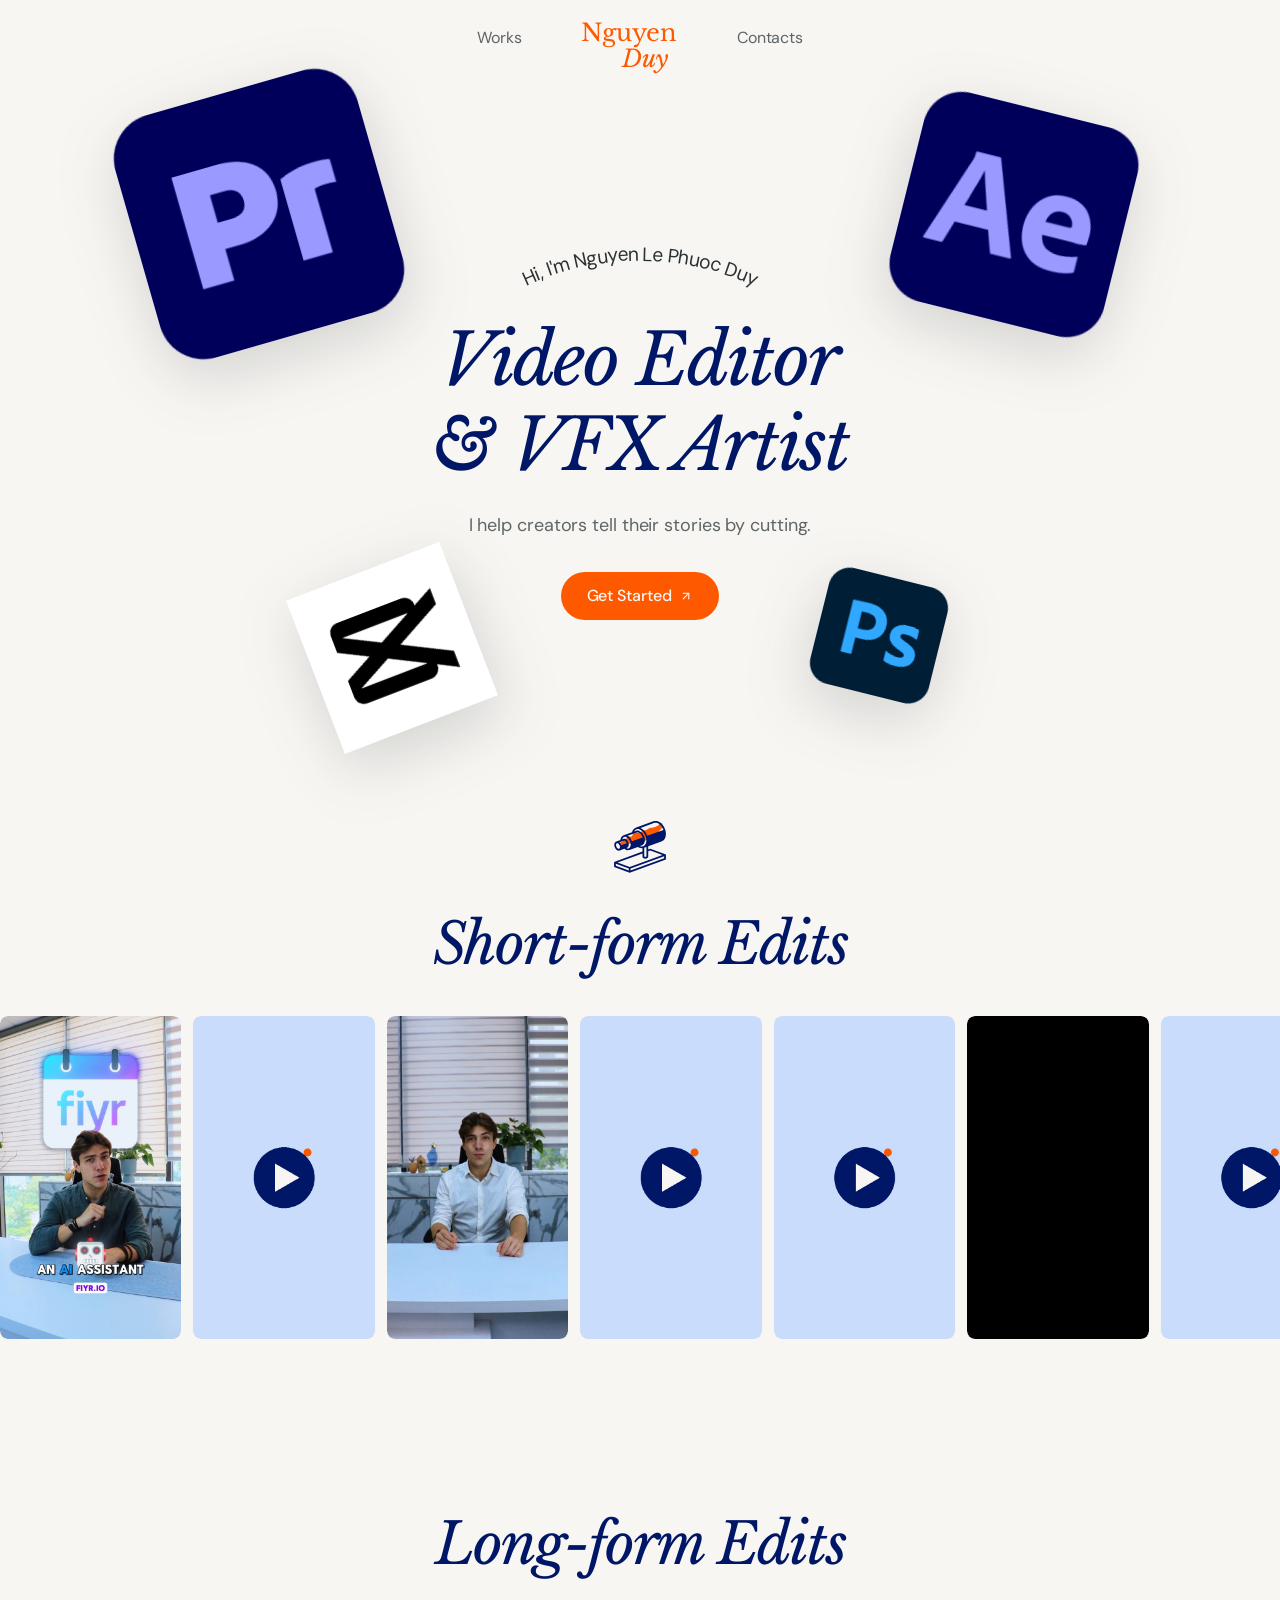
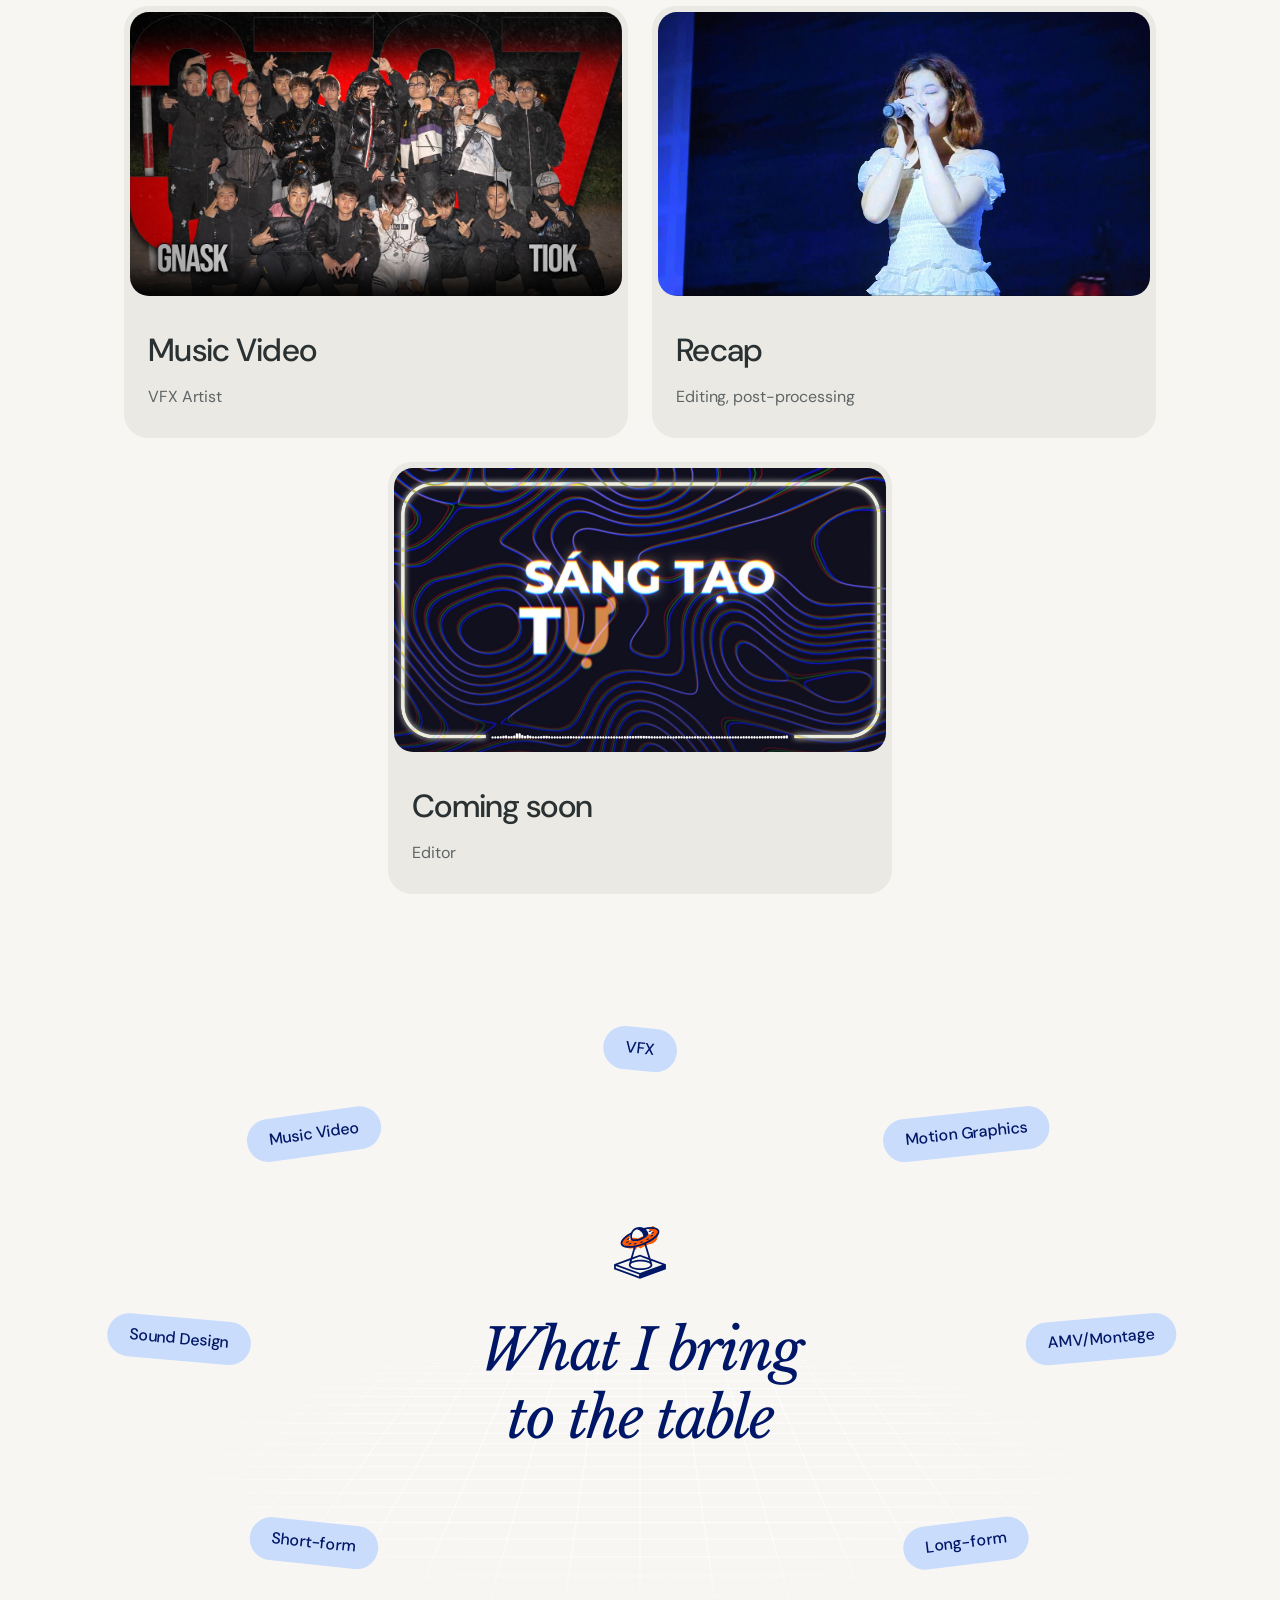
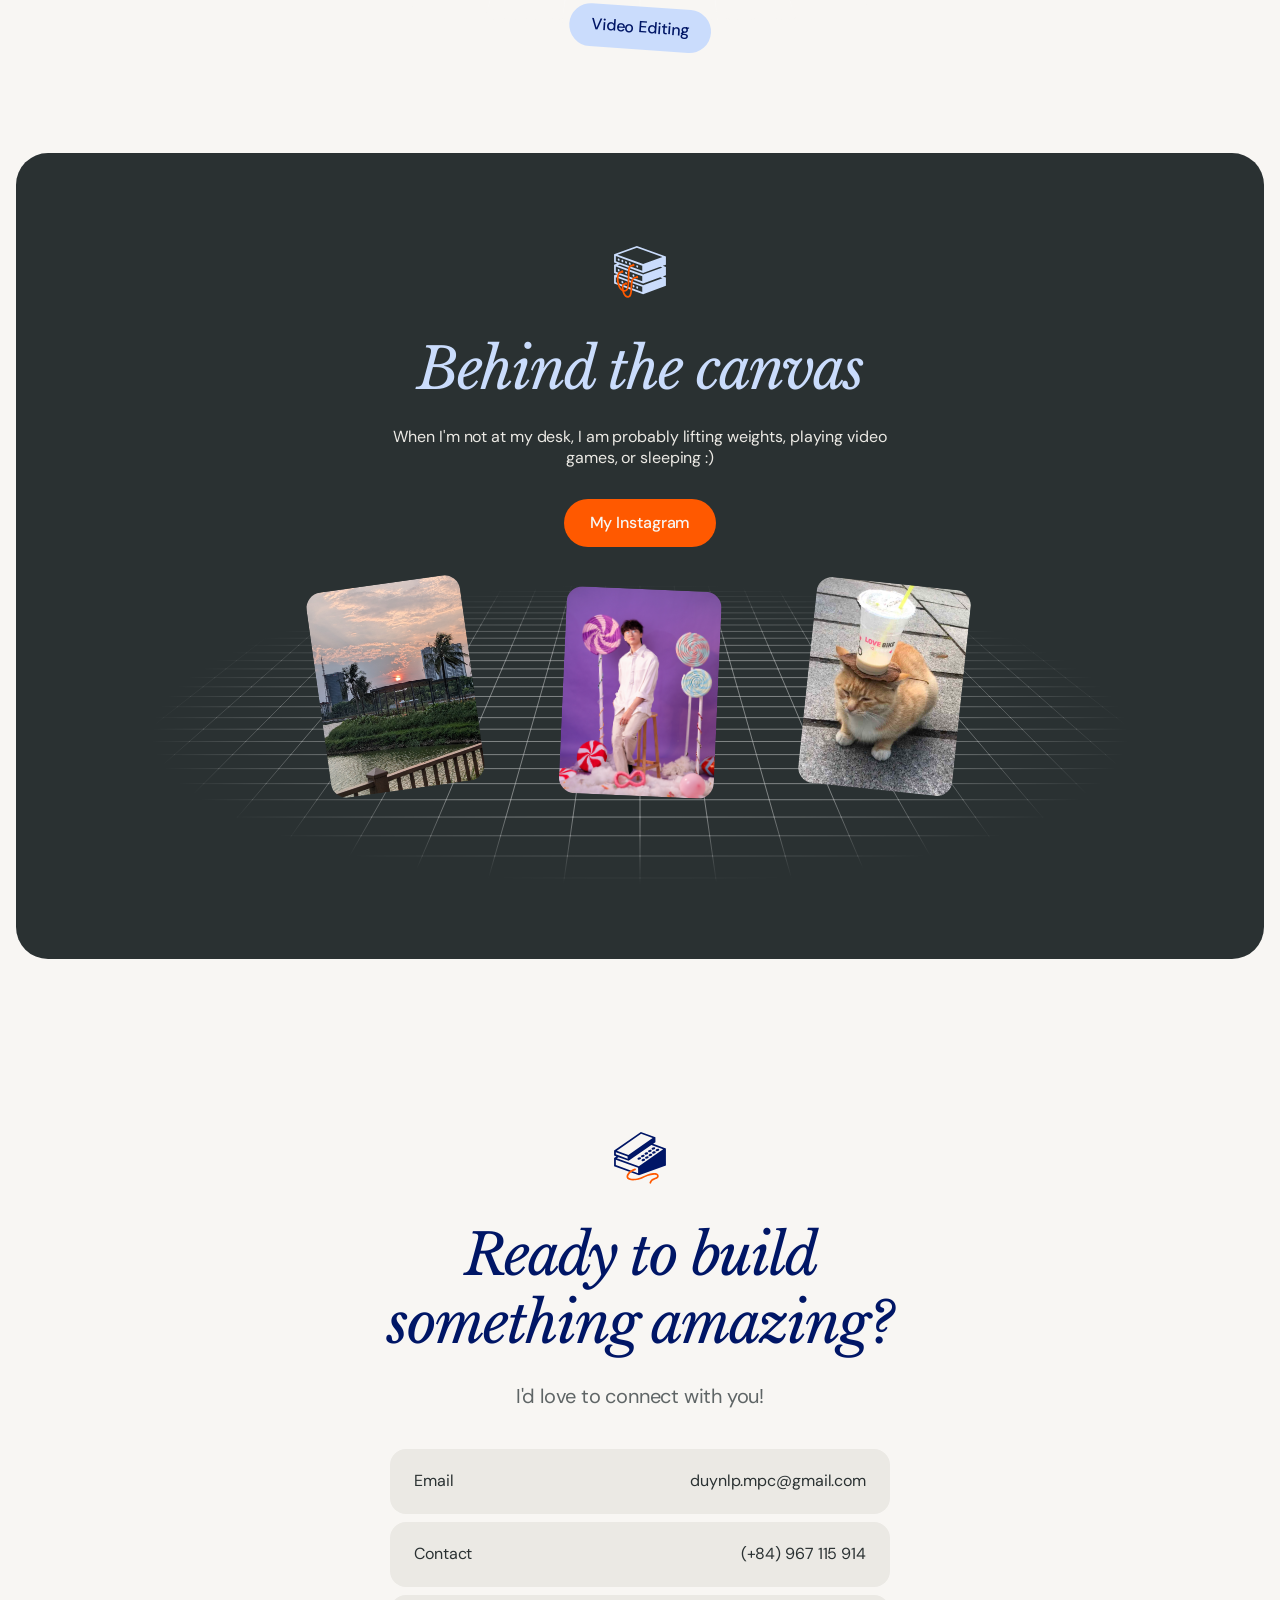
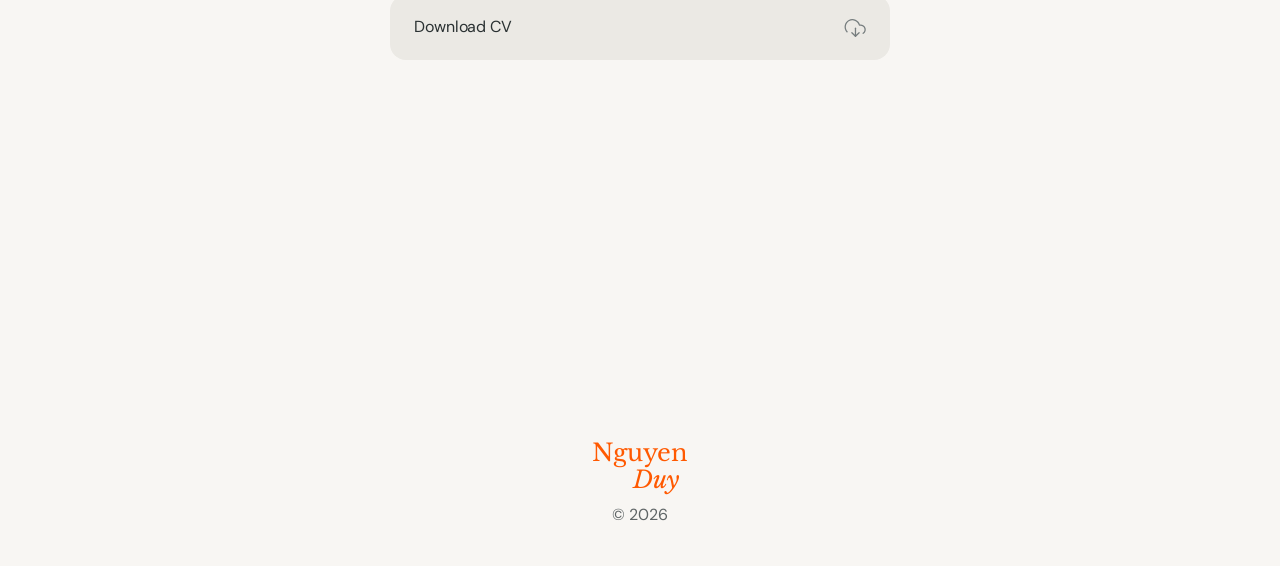
<file: index.html>
<!doctype html>
<html lang="en">
<head>
  <meta charset="utf-8">
  <meta name="viewport" content="width=device-width, initial-scale=1">
  <title>Portfolio</title>
  <meta name="description" content="Nguyen Le Phuoc Duy — Video Editor & VFX Artist. I help creators tell their stories by cutting.">
  <link rel="icon" type="image/png" href="./assets/img/favicon.png">
  <link rel="preconnect" href="https://fonts.googleapis.com">
  <link rel="preconnect" href="https://fonts.gstatic.com" crossorigin>
  <link rel="stylesheet" href="https://fonts.googleapis.com/css2?family=DM+Sans:ital,opsz,wght@0,9..40,400;0,9..40,500;0,9..40,700;1,9..40,400&family=Libre+Baskerville:ital@0;1&display=swap">
  <link rel="stylesheet" href="./assets/css/style.css">
  <noscript><style>.shortform { display: none; }</style></noscript>
</head>
<body>

  <header class="nav">
    <nav class="nav-inner" aria-label="Main">
      <a class="nav-link" href="./works/">Works</a>
      <a class="logo" href="./" aria-label="Nguyen Duy — home">Nguyen<span class="logo-duy">Duy</span></a>
      <a class="nav-link" href="./#contact-section">Contacts</a>
    </nav>
  </header>

  <main>

    <!-- ================= Hero ================= -->
    <section class="hero">
      <img class="hero-icon icon-pr" src="./assets/img/icon-premiere.png" alt="" width="1280" height="1280">
      <img class="hero-icon icon-ae" src="./assets/img/icon-aftereffects.png" alt="" width="960" height="936">
      <img class="hero-icon icon-cc" src="./assets/img/icon-capcut.png" alt="" width="1080" height="1080">
      <img class="hero-icon icon-ps" src="./assets/img/icon-photoshop.png" alt="" width="960" height="936">

      <div class="hero-center">
        <div class="arc-text" aria-hidden="true">
          <svg viewBox="0 0 100 14" overflow="visible">
            <path id="hero-arc" d="M 1.6 56 A 48.4 48.4 0 0 1 98.4 56" fill="transparent"></path>
            <text><textPath href="#hero-arc" startOffset="50%" text-anchor="middle" style="font-size:3.45px">Hi, I'm Nguyen Le Phuoc Duy</textPath></text>
          </svg>
        </div>
        <p class="visually-hidden" style="position:absolute;width:1px;height:1px;overflow:hidden;clip-path:inset(50%)">Hi, I'm Nguyen Le Phuoc Duy</p>
        <h1 class="display display-xl">Video Editor<br>&amp; VFX Artist</h1>
        <p class="hero-sub" data-letters>I help creators tell their stories by cutting.</p>
        <a class="btn" href="#contact-section">Get Started
          <svg viewBox="0 0 25 25" aria-hidden="true"><g fill="none" stroke="currentColor" stroke-width="2" stroke-linecap="round" stroke-linejoin="round" transform="translate(5.5 5.596) rotate(-45 7 7)"><path d="M 0 7 L 12.725 6.932"/><path d="M 7 0 L 14 7 L 7 14"/></g></svg>
        </a>
      </div>
    </section>

    <!-- ================= Short-form Edits ================= -->
    <section class="shortform" id="sneak-peak">
      <div class="section-title reveal">
        <img class="title-icon" src="./assets/img/icon-telescope.svg" alt="" width="72" height="72">
        <h2 class="display display-lg">Short-form Edits</h2>
      </div>

      <div class="marquee reveal">
        <div class="marquee-track">
          <div class="marquee-group"></div>
          <div class="marquee-group" aria-hidden="true"></div>
        </div>
      </div>
    </section>

    <!-- ================= Long-form Edits ================= -->
    <section class="longform">
      <div class="section-title reveal">
        <h2 class="display display-lg">Long-form Edits</h2>
      </div>

      <div class="card-grid">
        <a class="work-card reveal" href="https://youtu.be/VajkRdNxu5w?si=tv6XZrsNG-hBMuq6" target="_blank" rel="noopener">
          <div class="card-media"><img src="./assets/img/thumb-musicvideo.jpg" alt="Music Video — YouTube thumbnail" loading="lazy"></div>
          <div class="card-body">
            <h3>Music Video</h3>
            <p>VFX Artist</p>
          </div>
        </a>
        <a class="work-card reveal" href="https://www.facebook.com/share/v/1ETrkg5BkK/" target="_blank" rel="noopener">
          <div class="card-media"><img src="./assets/img/thumb-recap.jpg" alt="Recap — video thumbnail" loading="lazy"></div>
          <div class="card-body">
            <h3>Recap</h3>
            <p>Editing, post-processing</p>
          </div>
        </a>
        <a class="work-card card-centered reveal" href="https://www.facebook.com/share/v/1FJeos1RKr/" target="_blank" rel="noopener">
          <div class="card-media"><img src="./assets/img/thumb-comingsoon.jpg" alt="Coming soon — video thumbnail" loading="lazy"></div>
          <div class="card-body">
            <h3>Coming soon</h3>
            <p>Editor</p>
          </div>
        </a>
      </div>
    </section>

    <!-- ================= What I bring to the table ================= -->
    <section class="skills">
      <img class="grid-floor" src="./assets/img/grid-floor.svg" alt="" loading="lazy">
      <div class="section-title reveal">
        <img class="title-icon" src="./assets/img/icon-ufo.svg" alt="" width="72" height="72">
        <h2 class="display display-lg">What I bring<br>to the table</h2>
      </div>
      <ul class="pill-cloud" aria-label="Skills">
        <li class="pill-pos pos-1"><span class="pill">Music Video</span></li>
        <li class="pill-pos pos-2"><span class="pill">VFX</span></li>
        <li class="pill-pos pos-3"><span class="pill">Motion Graphics</span></li>
        <li class="pill-pos pos-4"><span class="pill">Sound Design</span></li>
        <li class="pill-pos pos-5"><span class="pill">AMV/Montage</span></li>
        <li class="pill-pos pos-6"><span class="pill">Short-form</span></li>
        <li class="pill-pos pos-7"><span class="pill">Long-form</span></li>
        <li class="pill-pos pos-8"><span class="pill">Video Editing</span></li>
      </ul>
    </section>

    <!-- ================= Behind the canvas ================= -->
    <section class="canvas-wrap">
      <div class="canvas-panel">
        <img class="grid-floor" src="./assets/img/grid-floor.svg" alt="" loading="lazy">
        <div class="section-title reveal">
          <img class="title-icon" src="./assets/img/icon-tapes.svg" alt="" width="72" height="72">
          <h2 class="display display-lg">Behind the canvas</h2>
        </div>
        <p class="canvas-copy reveal">When I'm not at my desk, I am probably lifting weights, playing video games, or sleeping :)</p>
        <a class="btn reveal" href="https://instagram.com/yuuki2k6.aep">My Instagram</a>
        <div class="tilt-row reveal">
          <figure class="tilt tilt-1">
            <img src="./assets/img/photo-hiking.jpg" alt="Landscape painting of clouds over a hillside" loading="lazy">
            <figcaption>Jogging and Taking pictures</figcaption>
          </figure>
          <figure class="tilt tilt-2">
            <img src="./assets/img/photo-me.png" alt="Portrait photo" loading="lazy">
            <figcaption>Hi, it's me :)</figcaption>
          </figure>
          <figure class="tilt tilt-3">
            <img src="./assets/img/photo-cat.jpg" alt="Painting of a white cat" loading="lazy">
            <figcaption>A cat person</figcaption>
          </figure>
        </div>
      </div>
    </section>

    <!-- ================= Contact ================= -->
    <section class="contact" id="contact-section">
      <div class="section-title reveal">
        <img class="title-icon" src="./assets/img/icon-telephone.svg" alt="" width="72" height="72">
        <h2 class="display display-lg">Ready to build<br>something amazing?</h2>
      </div>
      <p class="contact-sub reveal">I'd love to connect with you!</p>
      <div class="contact-rows reveal">
        <a class="contact-row" href="mailto:duynlp.mpc@gmail.com">
          <span>Email</span>
          <span class="row-value">duynlp.mpc@gmail.com</span>
        </a>
        <a class="contact-row" href="tel:+84967115914">
          <span>Contact</span>
          <span class="row-value">(+84) 967 115 914</span>
        </a>
        <a class="contact-row" href="./Resume___Duy.pdf" download>
          <span>Download CV</span>
          <svg viewBox="0 0 24 24" aria-hidden="true" fill="none" stroke="#767d7e" stroke-width="1.39" stroke-linecap="round" stroke-linejoin="round"><path d="M 8.583 17.106 L 12.526 21.049 L 16.469 17.106"/><path d="M 12.524 12.177 L 12.524 21.048"/><path d="M 20.931 17.832 C 21.788 17.229 22.43 16.369 22.766 15.377 C 23.101 14.384 23.111 13.31 22.794 12.312 C 22.478 11.313 21.851 10.441 21.006 9.823 C 20.16 9.204 19.14 8.871 18.092 8.872 L 16.85 8.872 C 16.554 7.716 15.999 6.643 15.228 5.733 C 14.456 4.823 13.489 4.1 12.398 3.618 C 11.307 3.136 10.12 2.908 8.928 2.951 C 7.736 2.994 6.569 3.307 5.516 3.866 C 4.462 4.425 3.549 5.216 2.845 6.179 C 2.141 7.142 1.665 8.252 1.452 9.425 C 1.24 10.599 1.296 11.806 1.617 12.955 C 1.938 14.103 2.516 15.164 3.306 16.058"/></svg>
        </a>
      </div>
    </section>

  </main>

  <footer class="footer">
    <a class="logo logo-footer" href="./">Nguyen<span class="logo-duy">Duy</span></a>
    <p class="copyright">&copy; 2026</p>
  </footer>

  <script src="./assets/js/main.js"></script>
</body>
</html>
</file>
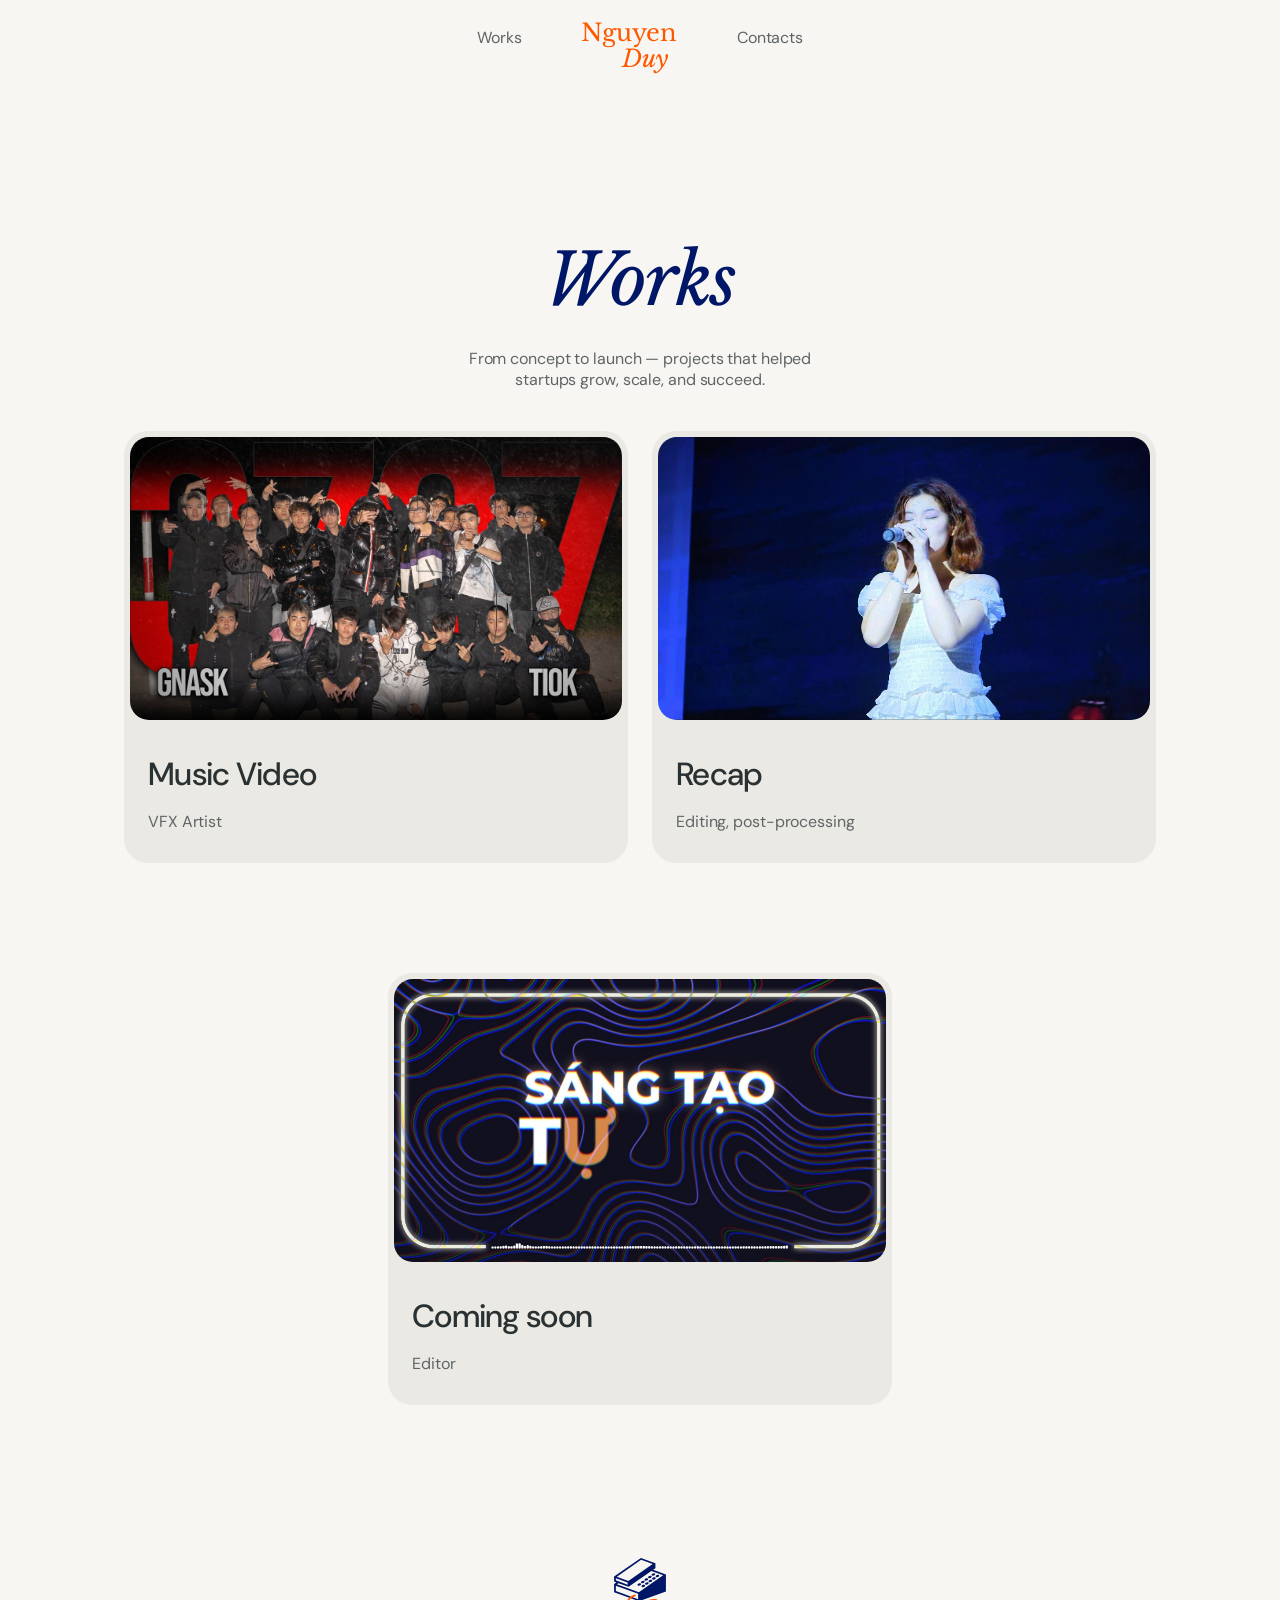
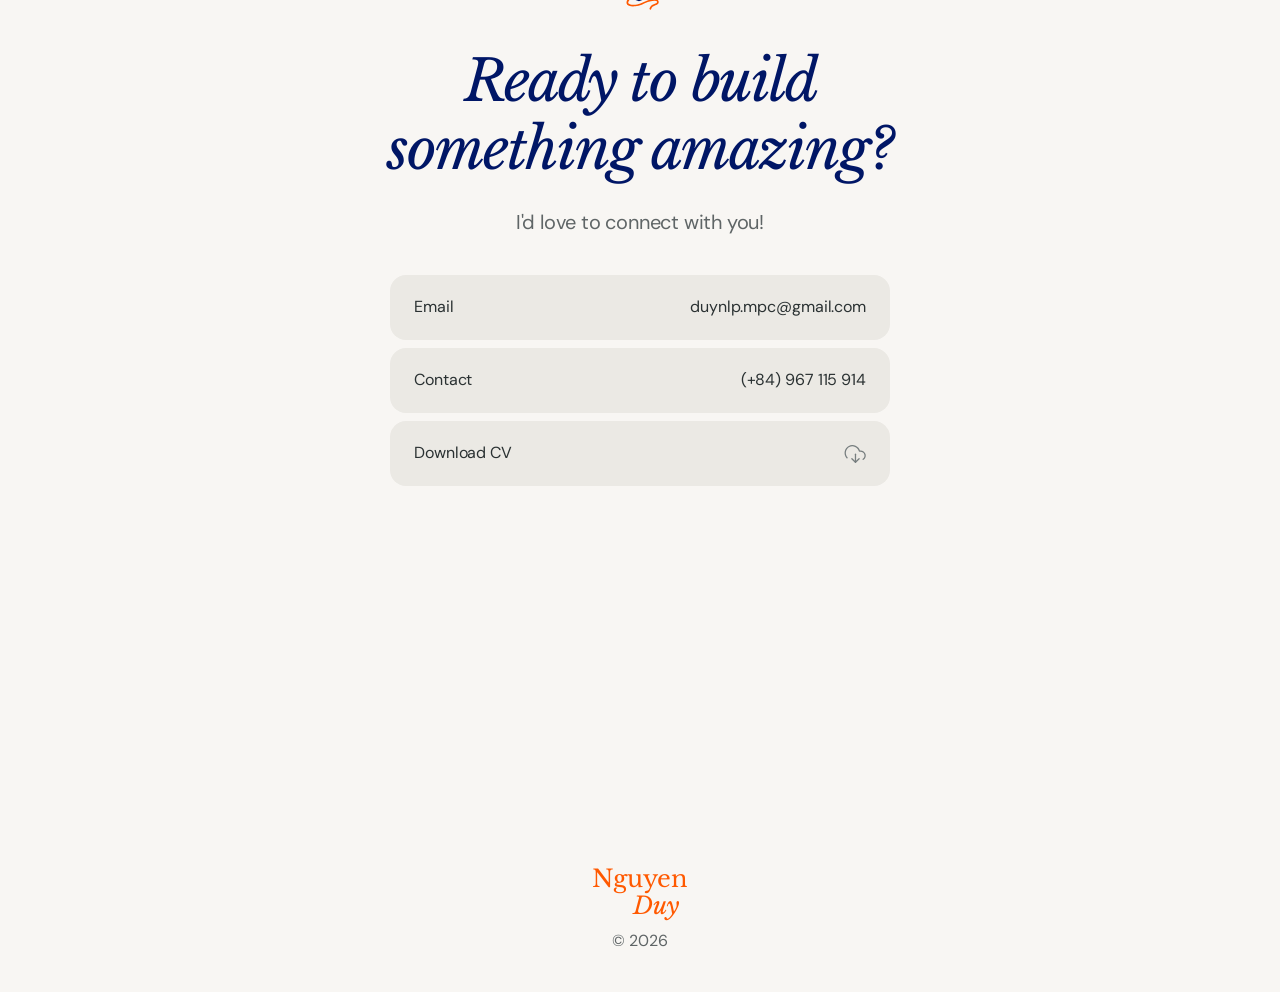
<file: works/index.html>
<!doctype html>
<html lang="en">
<head>
  <meta charset="utf-8">
  <meta name="viewport" content="width=device-width, initial-scale=1">
  <title>Portfolio</title>
  <meta name="description" content="Nguyen Le Phuoc Duy — Video Editor & VFX Artist. I help creators tell their stories by cutting.">
  <link rel="icon" type="image/png" href="../assets/img/favicon.png">
  <link rel="preconnect" href="https://fonts.googleapis.com">
  <link rel="preconnect" href="https://fonts.gstatic.com" crossorigin>
  <link rel="stylesheet" href="https://fonts.googleapis.com/css2?family=DM+Sans:ital,opsz,wght@0,9..40,400;0,9..40,500;0,9..40,700;1,9..40,400&family=Libre+Baskerville:ital@0;1&display=swap">
  <link rel="stylesheet" href="../assets/css/style.css">
</head>
<body>

  <header class="nav">
    <nav class="nav-inner" aria-label="Main">
      <a class="nav-link" href="../works/">Works</a>
      <a class="logo" href="../" aria-label="Nguyen Duy — home">Nguyen<span class="logo-duy">Duy</span></a>
      <a class="nav-link" href="../#contact-section">Contacts</a>
    </nav>
  </header>

  <main>

    <section class="page-head">
      <h1 class="display display-xl">Works</h1>
      <p class="page-sub">From concept to launch — projects that helped startups grow, scale, and succeed.</p>
    </section>

    <section class="works-grid longform">
      <div class="card-grid">
        <a class="work-card reveal" href="https://youtu.be/VajkRdNxu5w?si=tv6XZrsNG-hBMuq6" target="_blank" rel="noopener">
          <div class="card-media"><img src="../assets/img/thumb-musicvideo.jpg" alt="Music Video — YouTube thumbnail" loading="lazy"></div>
          <div class="card-body">
            <h2>Music Video</h2>
            <p>VFX Artist</p>
          </div>
        </a>
        <a class="work-card reveal" href="https://www.facebook.com/share/v/1ETrkg5BkK/" target="_blank" rel="noopener">
          <div class="card-media"><img src="../assets/img/thumb-recap.jpg" alt="Recap — video thumbnail" loading="lazy"></div>
          <div class="card-body">
            <h2>Recap</h2>
            <p>Editing, post-processing</p>
          </div>
        </a>
        <a class="work-card card-centered reveal" href="https://www.facebook.com/share/v/1FJeos1RKr/" target="_blank" rel="noopener">
          <div class="card-media"><img src="../assets/img/thumb-comingsoon.jpg" alt="Coming soon — video thumbnail" loading="lazy"></div>
          <div class="card-body">
            <h2>Coming soon</h2>
            <p>Editor</p>
          </div>
        </a>
      </div>
    </section>

    <!-- ================= Contact ================= -->
    <section class="contact" id="contact-section">
      <div class="section-title reveal">
        <img class="title-icon" src="../assets/img/icon-telephone.svg" alt="" width="72" height="72">
        <h2 class="display display-lg">Ready to build<br>something amazing?</h2>
      </div>
      <p class="contact-sub reveal">I'd love to connect with you!</p>
      <div class="contact-rows reveal">
        <a class="contact-row" href="mailto:duynlp.mpc@gmail.com">
          <span>Email</span>
          <span class="row-value">duynlp.mpc@gmail.com</span>
        </a>
        <a class="contact-row" href="tel:+84967115914">
          <span>Contact</span>
          <span class="row-value">(+84) 967 115 914</span>
        </a>
        <a class="contact-row" href="../Resume___Duy.pdf" download>
          <span>Download CV</span>
          <svg viewBox="0 0 24 24" aria-hidden="true" fill="none" stroke="#767d7e" stroke-width="1.39" stroke-linecap="round" stroke-linejoin="round"><path d="M 8.583 17.106 L 12.526 21.049 L 16.469 17.106"/><path d="M 12.524 12.177 L 12.524 21.048"/><path d="M 20.931 17.832 C 21.788 17.229 22.43 16.369 22.766 15.377 C 23.101 14.384 23.111 13.31 22.794 12.312 C 22.478 11.313 21.851 10.441 21.006 9.823 C 20.16 9.204 19.14 8.871 18.092 8.872 L 16.85 8.872 C 16.554 7.716 15.999 6.643 15.228 5.733 C 14.456 4.823 13.489 4.1 12.398 3.618 C 11.307 3.136 10.12 2.908 8.928 2.951 C 7.736 2.994 6.569 3.307 5.516 3.866 C 4.462 4.425 3.549 5.216 2.845 6.179 C 2.141 7.142 1.665 8.252 1.452 9.425 C 1.24 10.599 1.296 11.806 1.617 12.955 C 1.938 14.103 2.516 15.164 3.306 16.058"/></svg>
        </a>
      </div>
    </section>

  </main>

  <footer class="footer">
    <a class="logo logo-footer" href="../">Nguyen<span class="logo-duy">Duy</span></a>
    <p class="copyright">&copy; 2026</p>
  </footer>

  <script src="../assets/js/main.js"></script>
</body>
</html>
</file>
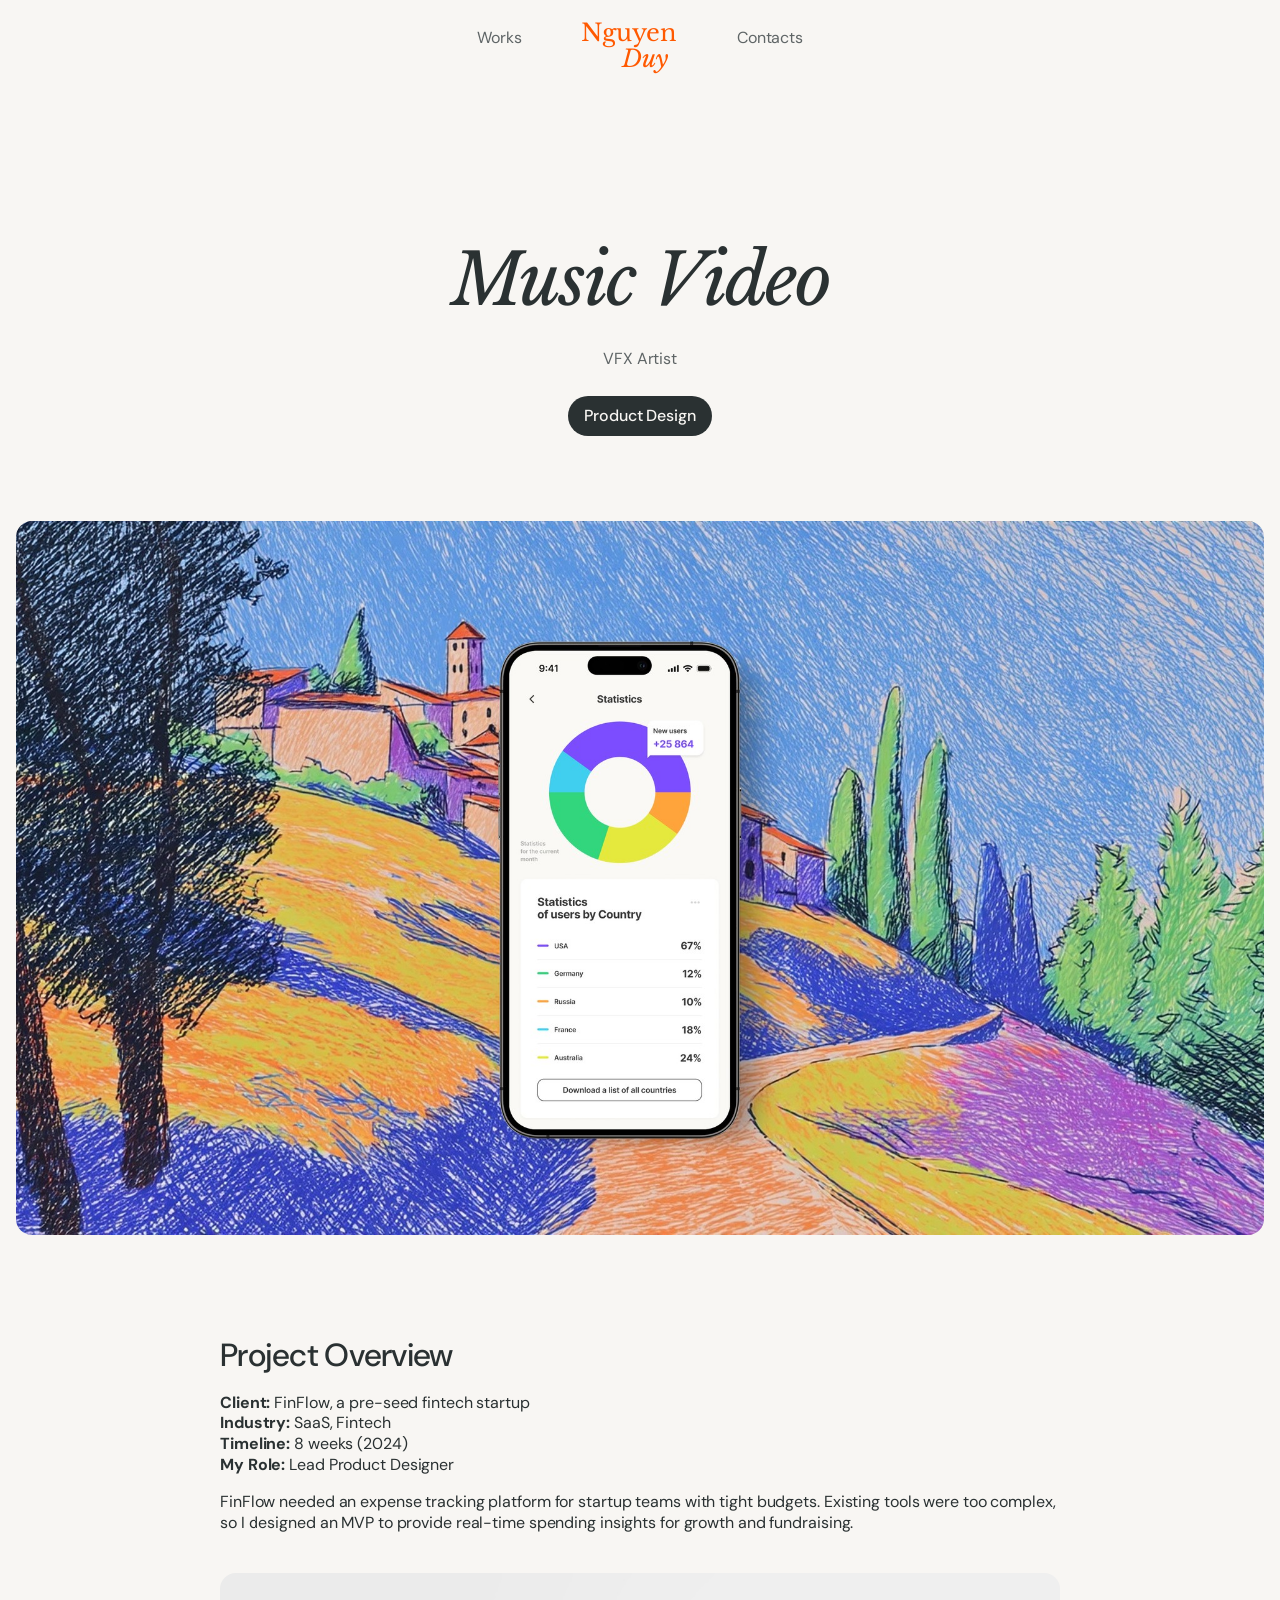
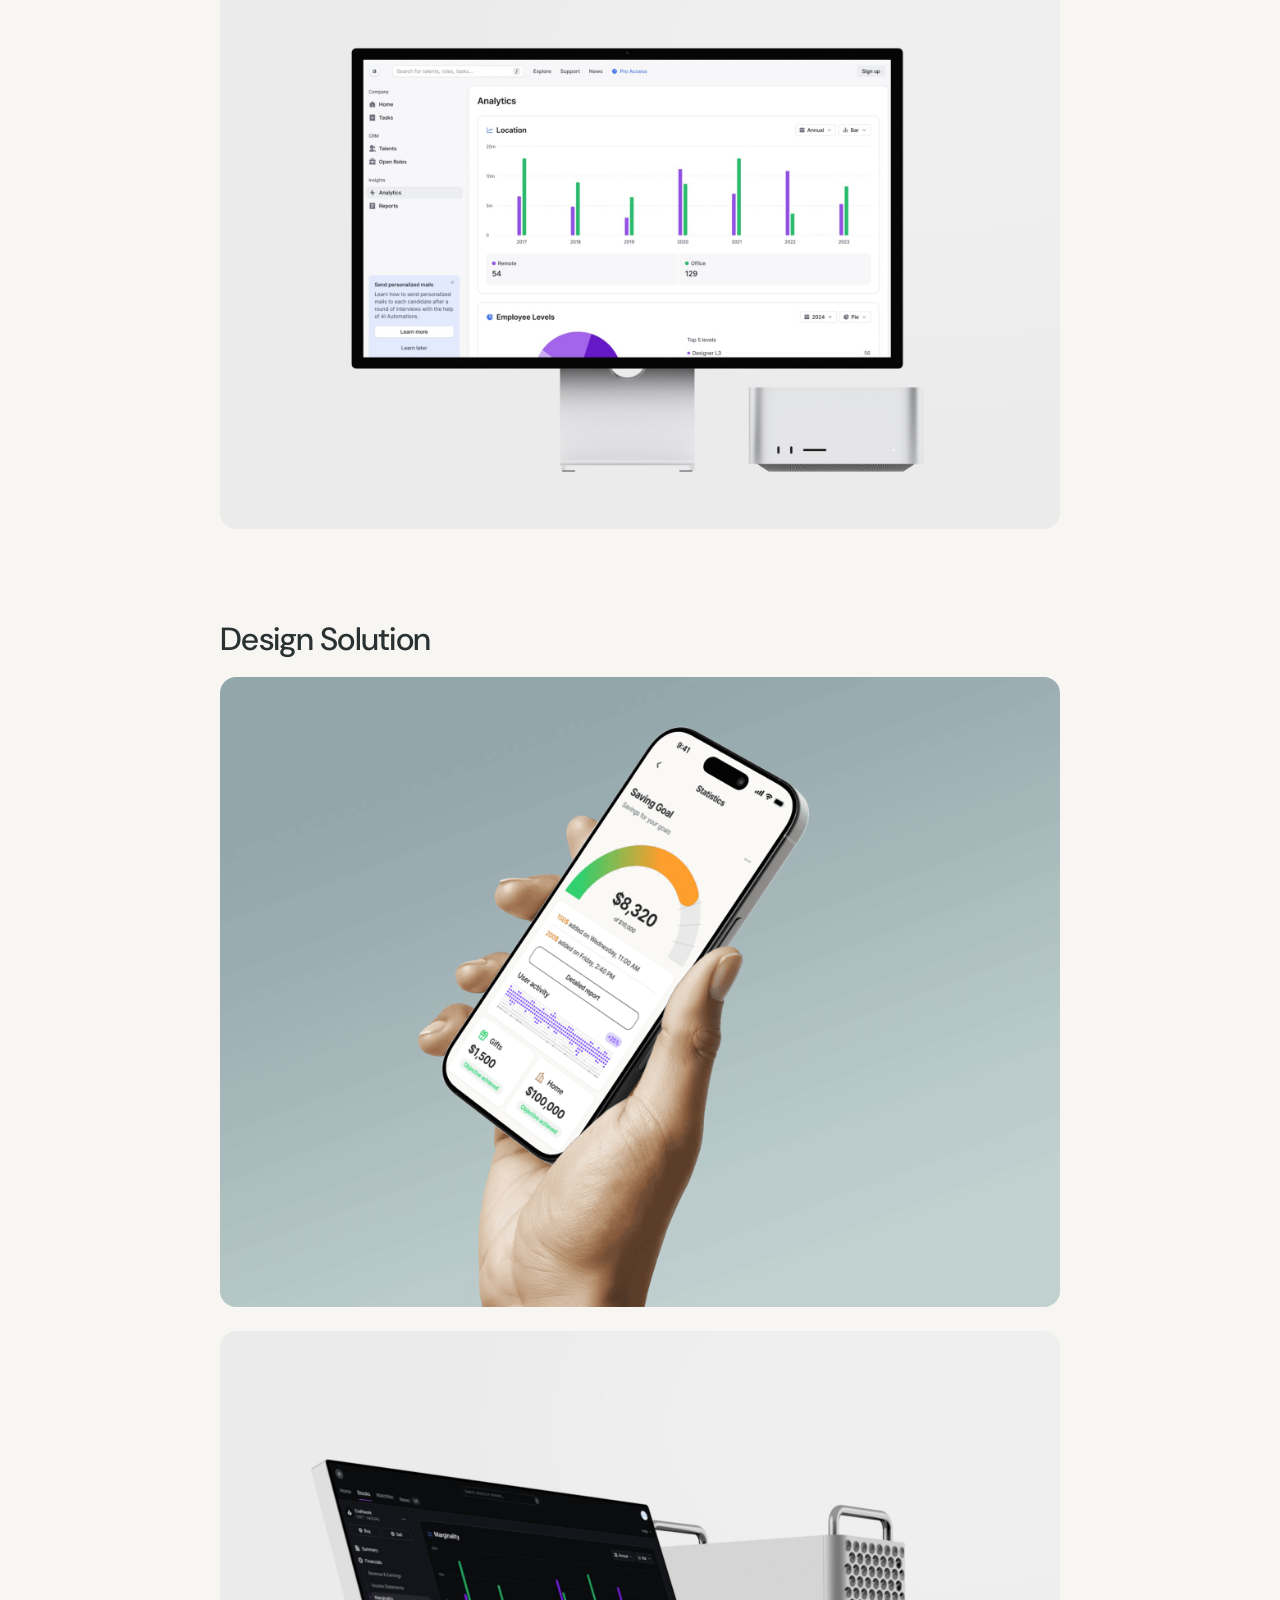
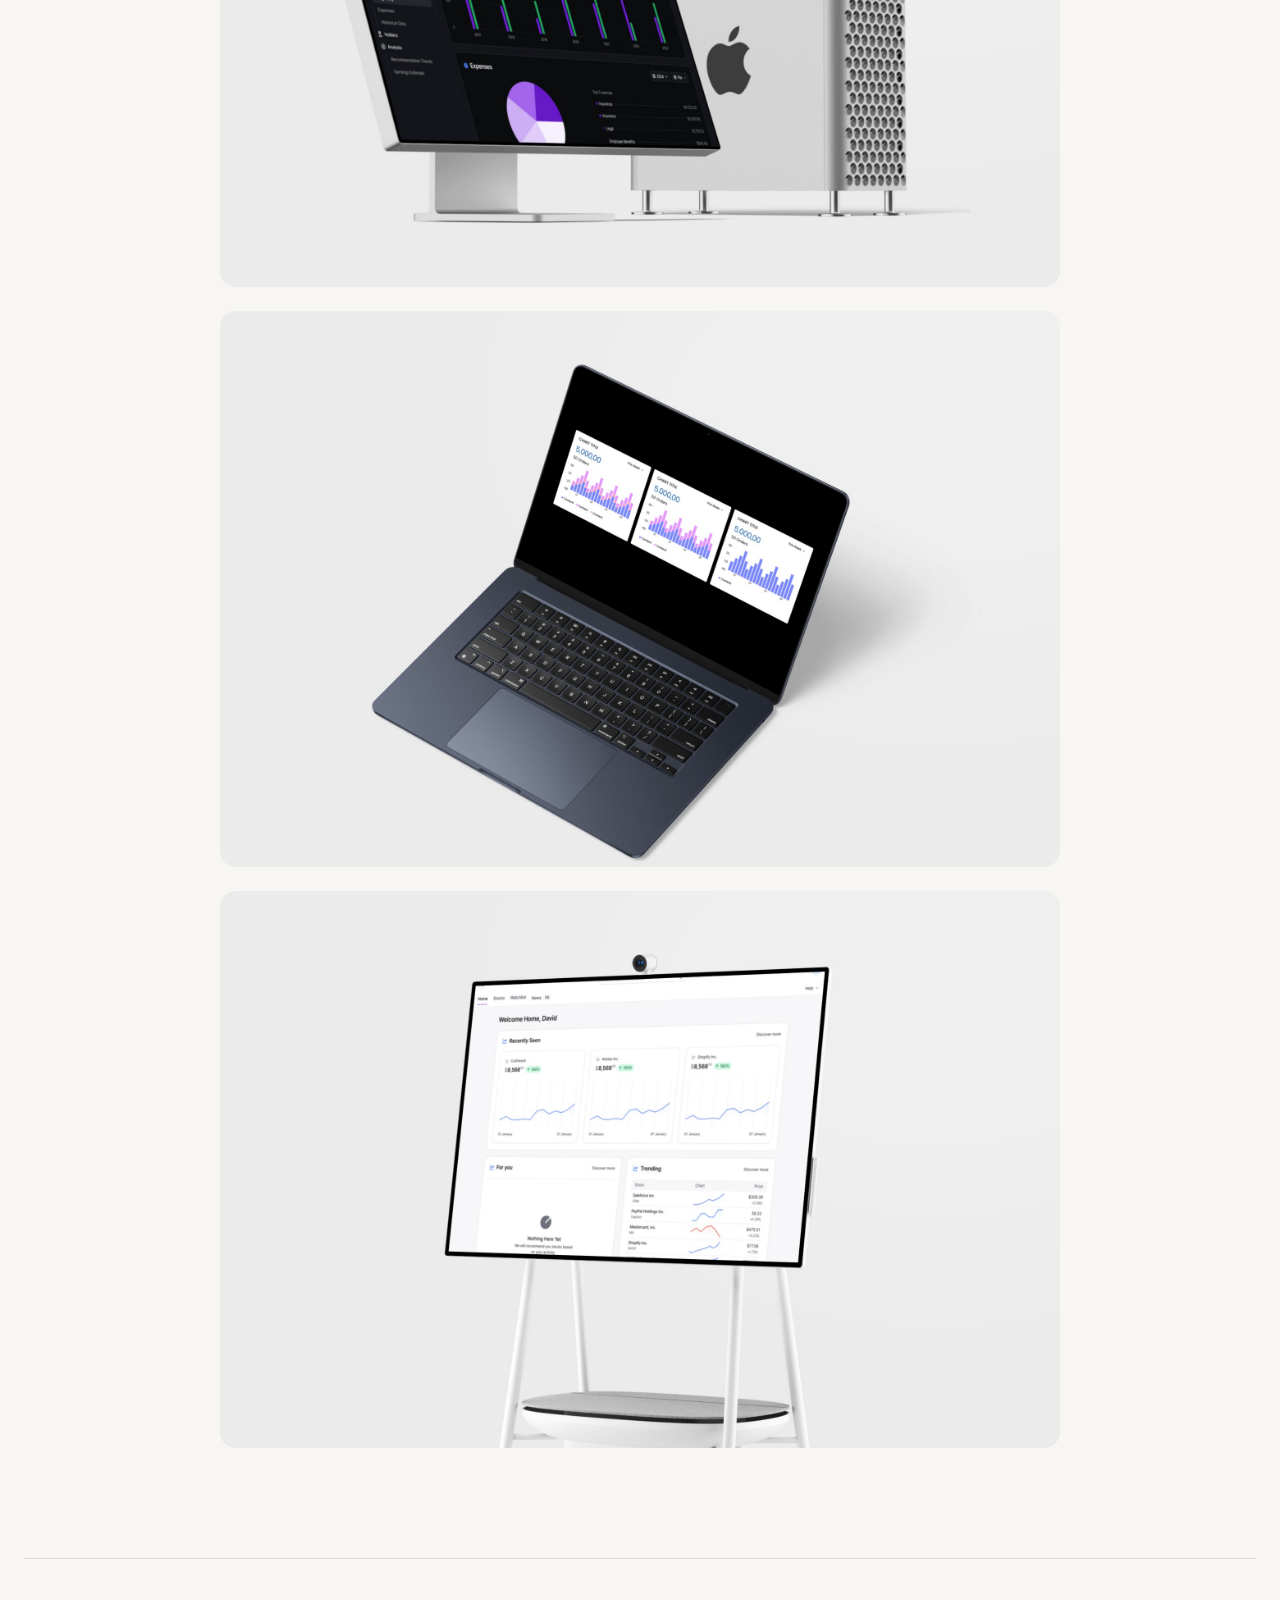
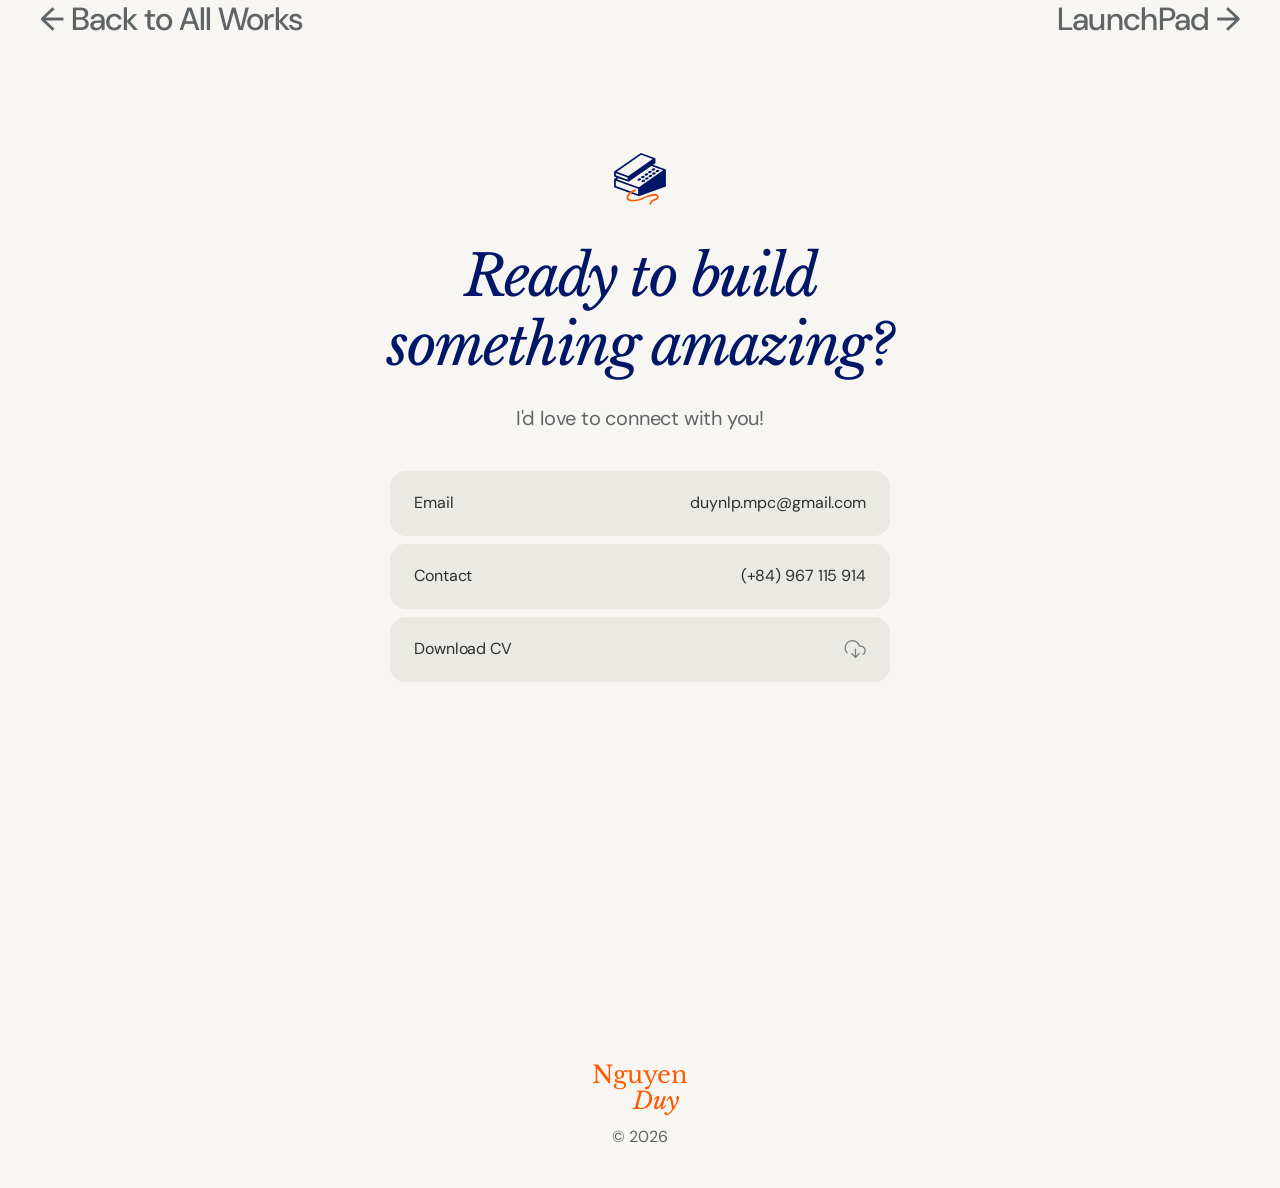
<file: works/finflow/index.html>
<!doctype html>
<html lang="en">
<head>
  <meta charset="utf-8">
  <meta name="viewport" content="width=device-width, initial-scale=1">
  <title>Music Video</title>
  <meta name="description" content="Nguyen Le Phuoc Duy — Video Editor & VFX Artist. I help creators tell their stories by cutting.">
  <link rel="icon" type="image/png" href="../../assets/img/favicon.png">
  <link rel="preconnect" href="https://fonts.googleapis.com">
  <link rel="preconnect" href="https://fonts.gstatic.com" crossorigin>
  <link rel="stylesheet" href="https://fonts.googleapis.com/css2?family=DM+Sans:ital,opsz,wght@0,9..40,400;0,9..40,500;0,9..40,700;1,9..40,400&family=Libre+Baskerville:ital@0;1&display=swap">
  <link rel="stylesheet" href="../../assets/css/style.css">
</head>
<body>

  <header class="nav">
    <nav class="nav-inner" aria-label="Main">
      <a class="nav-link" href="../../works/">Works</a>
      <a class="logo" href="../../" aria-label="Nguyen Duy — home">Nguyen<span class="logo-duy">Duy</span></a>
      <a class="nav-link" href="../../#contact-section">Contacts</a>
    </nav>
  </header>

  <main>

    <section class="case-head">
      <h1 class="display display-xl">Music Video</h1>
      <p class="case-sub">VFX Artist</p>
      <span class="case-tag">Product Design</span>
    </section>

    <section class="case-hero reveal">
      <img src="../../assets/img/case-musicvideo-hero.jpg" alt="Smartphone displaying data analytics, colorful illustration background">
    </section>

    <section class="case-body">
      <h2 class="reveal">Project Overview</h2>
      <div class="case-meta reveal">
        <p><strong>Client:</strong> FinFlow, a pre-seed fintech startup</p>
        <p><strong>Industry:</strong> SaaS, Fintech</p>
        <p><strong>Timeline:</strong> 8 weeks (2024)</p>
        <p><strong>My Role:</strong> Lead Product Designer</p>
      </div>
      <p class="case-intro reveal">FinFlow needed an expense tracking platform for startup teams with tight budgets. Existing tools were too complex, so I designed an MVP to provide real-time spending insights for growth and fundraising.</p>
      <figure class="reveal"><img src="../../assets/img/case-overview.jpg" alt="Desktop monitor showing an analytics dashboard" width="2048" height="1356" loading="lazy"></figure>

      <h2 class="case-solution-title reveal">Design Solution</h2>
      <figure class="reveal"><img src="../../assets/img/case-solution-1.png" alt="Hand holding a phone showing a saving goal screen" width="2048" height="1536" loading="lazy"></figure>
      <figure class="reveal"><img src="../../assets/img/case-solution-2.jpg" alt="Workstation screen with a dark analytics interface" width="2048" height="1356" loading="lazy"></figure>
      <figure class="reveal"><img src="../../assets/img/case-solution-3.jpg" alt="Laptop displaying dashboard charts" width="2048" height="1356" loading="lazy"></figure>
      <figure class="reveal"><img src="../../assets/img/case-solution-4.jpg" alt="Large display on a stand showing a stock dashboard" width="2048" height="1356" loading="lazy"></figure>
    </section>

    <nav class="case-nav" aria-label="Project">
      <a href="../">&larr; Back to All Works</a>
      <a class="case-next" href="../launchpad/">LaunchPad &rarr;</a>
    </nav>

    <!-- ================= Contact ================= -->
    <section class="contact" id="contact-section">
      <div class="section-title reveal">
        <img class="title-icon" src="../../assets/img/icon-telephone.svg" alt="" width="72" height="72">
        <h2 class="display display-lg">Ready to build<br>something amazing?</h2>
      </div>
      <p class="contact-sub reveal">I'd love to connect with you!</p>
      <div class="contact-rows reveal">
        <a class="contact-row" href="mailto:duynlp.mpc@gmail.com">
          <span>Email</span>
          <span class="row-value">duynlp.mpc@gmail.com</span>
        </a>
        <a class="contact-row" href="tel:+84967115914">
          <span>Contact</span>
          <span class="row-value">(+84) 967 115 914</span>
        </a>
        <a class="contact-row" href="../../Resume___Duy.pdf" download>
          <span>Download CV</span>
          <svg viewBox="0 0 24 24" aria-hidden="true" fill="none" stroke="#767d7e" stroke-width="1.39" stroke-linecap="round" stroke-linejoin="round"><path d="M 8.583 17.106 L 12.526 21.049 L 16.469 17.106"/><path d="M 12.524 12.177 L 12.524 21.048"/><path d="M 20.931 17.832 C 21.788 17.229 22.43 16.369 22.766 15.377 C 23.101 14.384 23.111 13.31 22.794 12.312 C 22.478 11.313 21.851 10.441 21.006 9.823 C 20.16 9.204 19.14 8.871 18.092 8.872 L 16.85 8.872 C 16.554 7.716 15.999 6.643 15.228 5.733 C 14.456 4.823 13.489 4.1 12.398 3.618 C 11.307 3.136 10.12 2.908 8.928 2.951 C 7.736 2.994 6.569 3.307 5.516 3.866 C 4.462 4.425 3.549 5.216 2.845 6.179 C 2.141 7.142 1.665 8.252 1.452 9.425 C 1.24 10.599 1.296 11.806 1.617 12.955 C 1.938 14.103 2.516 15.164 3.306 16.058"/></svg>
        </a>
      </div>
    </section>

  </main>

  <footer class="footer">
    <a class="logo logo-footer" href="../../">Nguyen<span class="logo-duy">Duy</span></a>
    <p class="copyright">&copy; 2026</p>
  </footer>

  <script src="../../assets/js/main.js"></script>
</body>
</html>
</file>
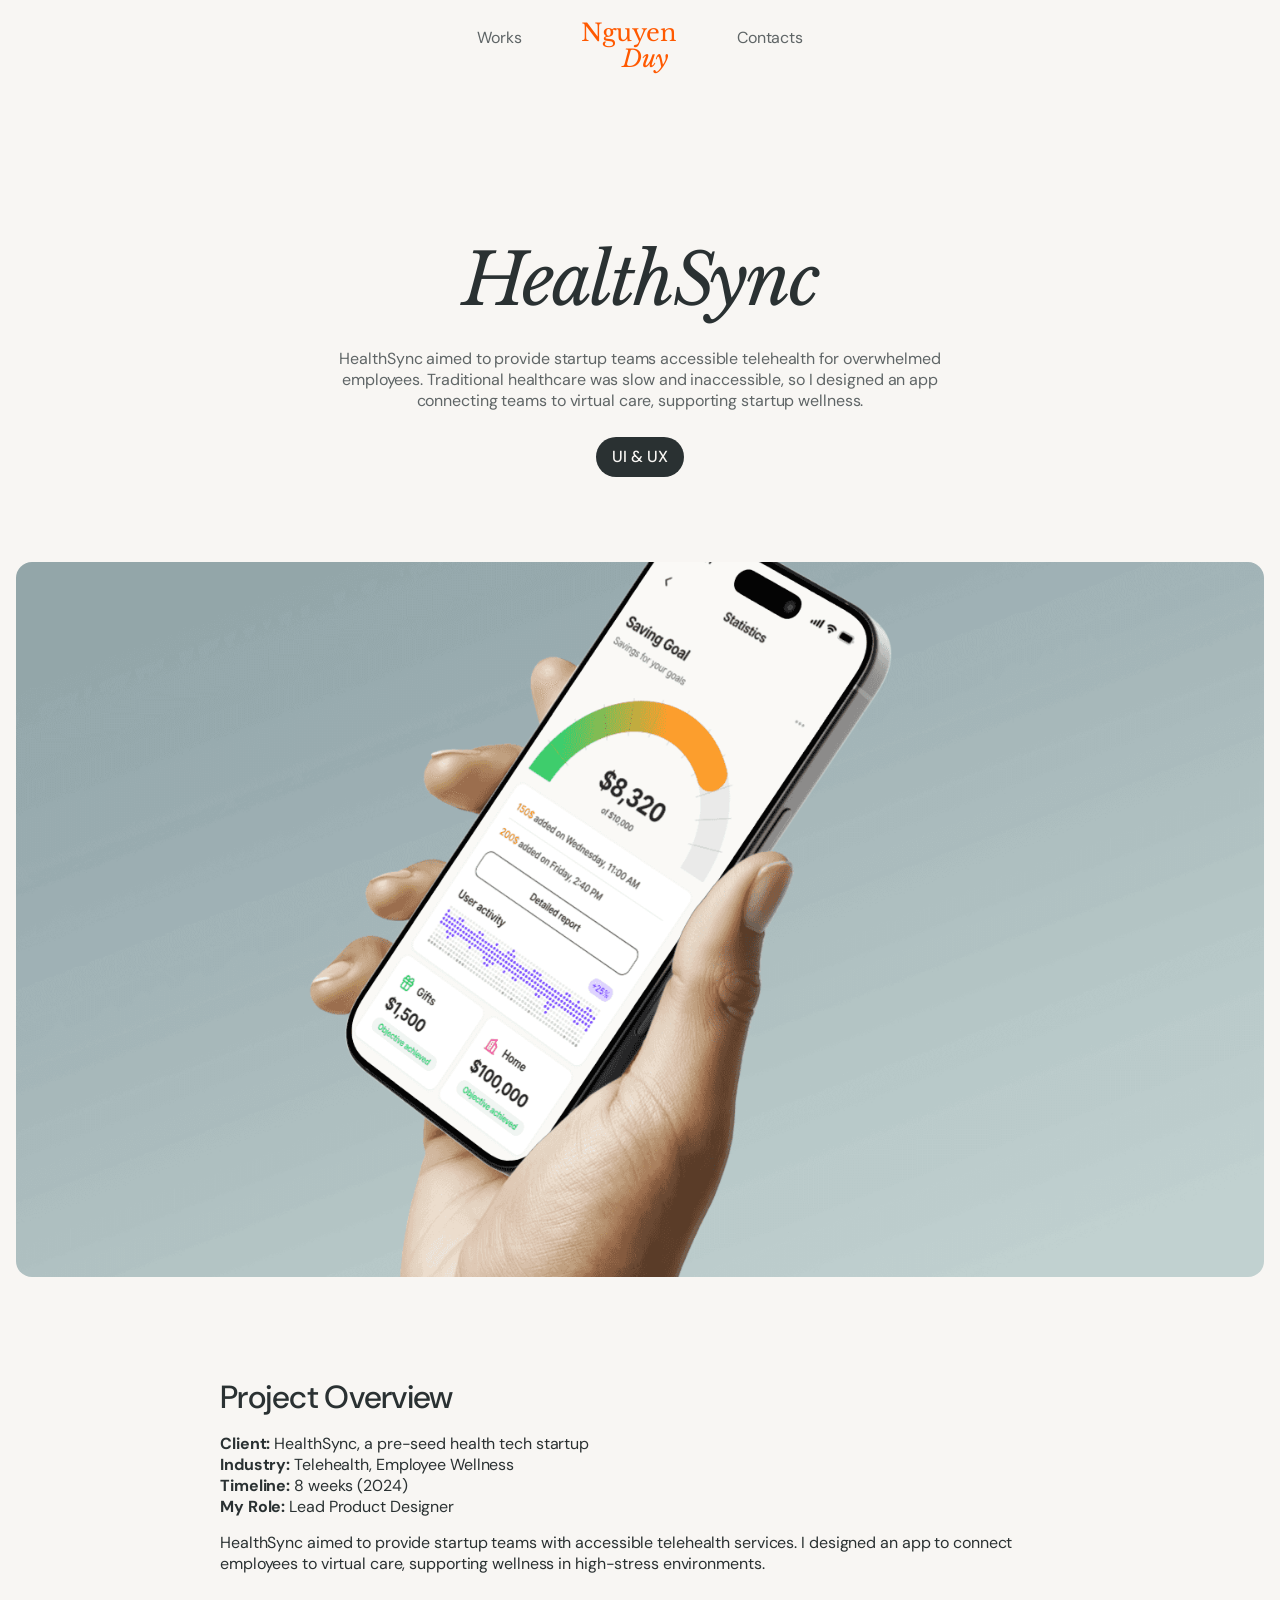
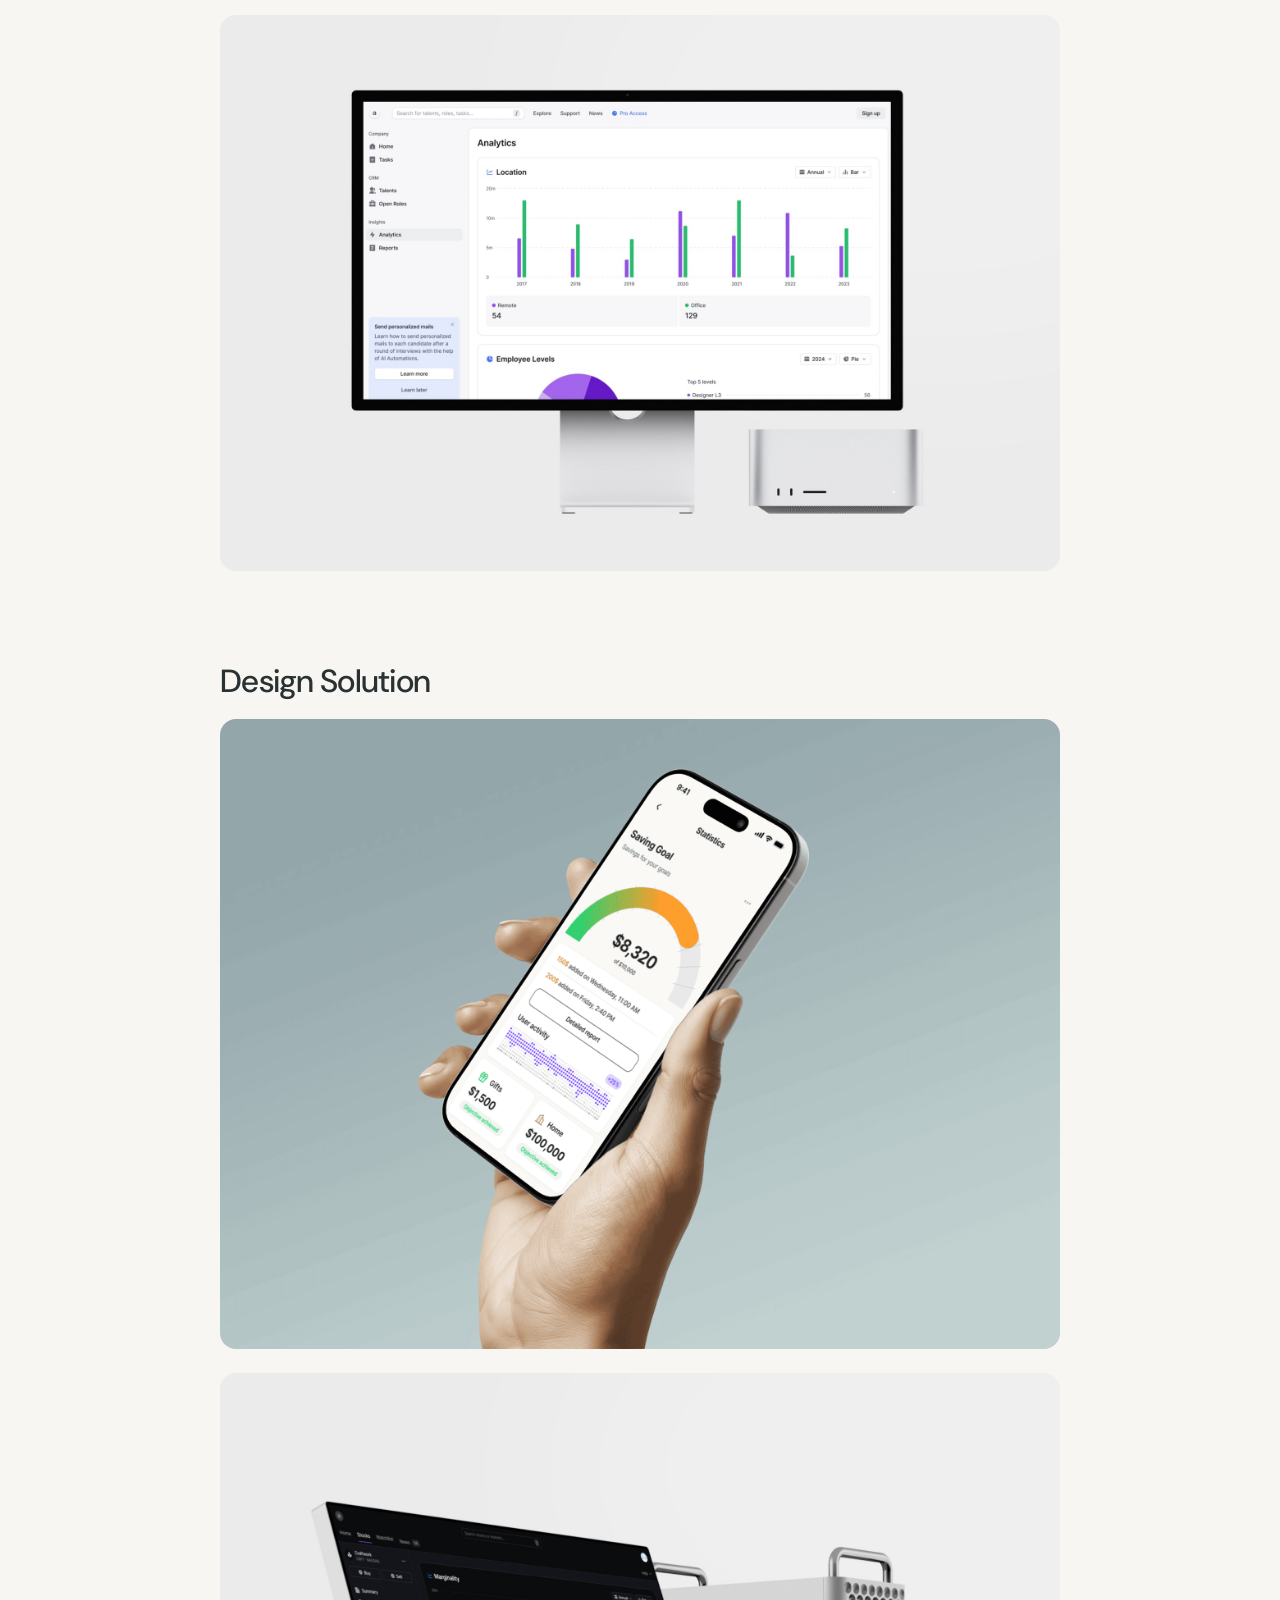
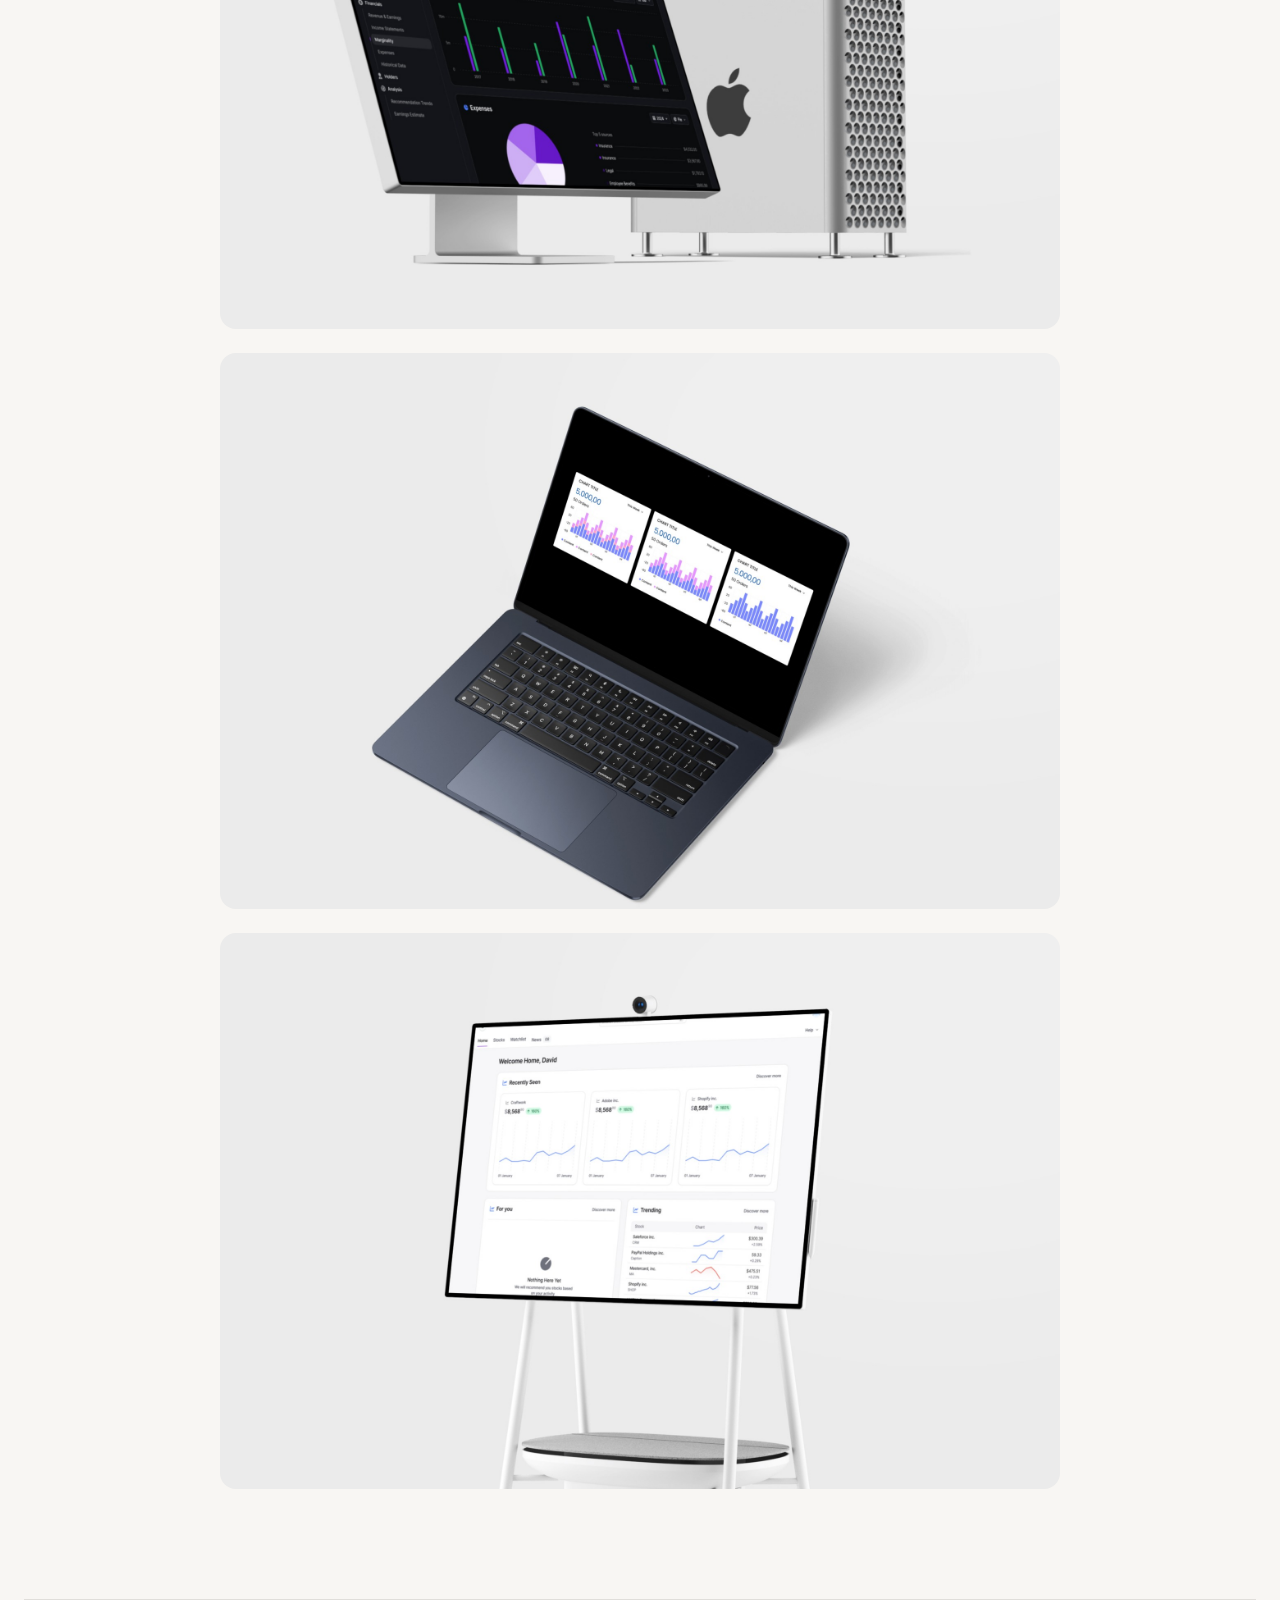
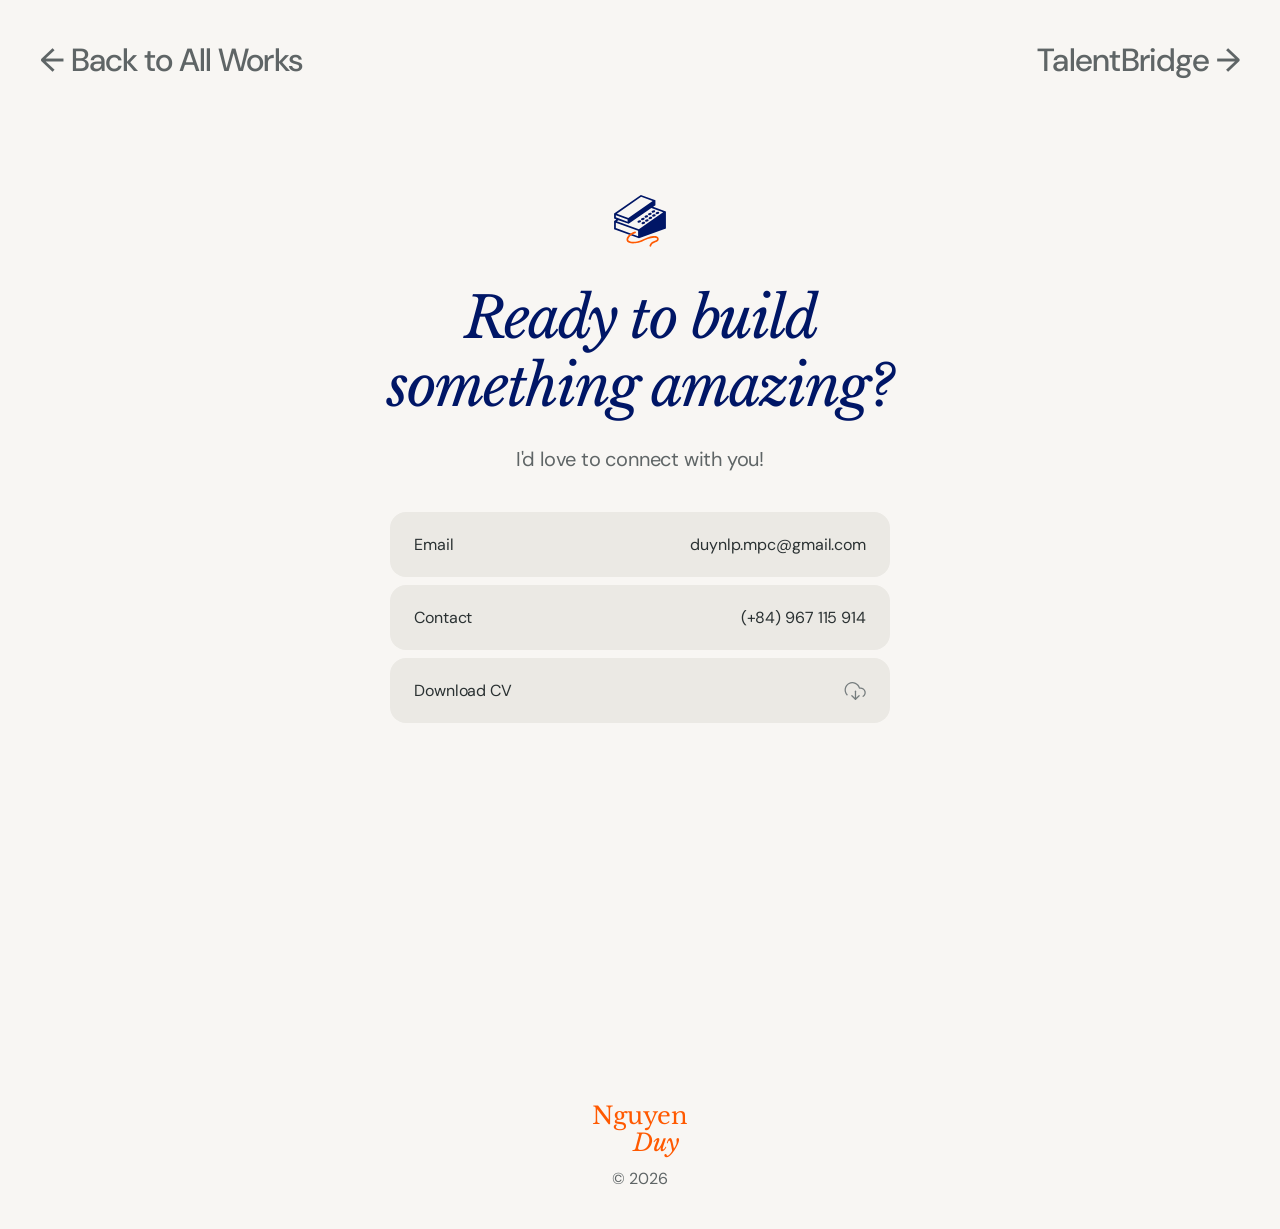
<file: works/healthsync/index.html>
<!doctype html>
<html lang="en">
<head>
  <meta charset="utf-8">
  <meta name="viewport" content="width=device-width, initial-scale=1">
  <title>HealthSync</title>
  <meta name="description" content="Nguyen Le Phuoc Duy — Video Editor & VFX Artist. I help creators tell their stories by cutting.">
  <link rel="icon" type="image/png" href="../../assets/img/favicon.png">
  <link rel="preconnect" href="https://fonts.googleapis.com">
  <link rel="preconnect" href="https://fonts.gstatic.com" crossorigin>
  <link rel="stylesheet" href="https://fonts.googleapis.com/css2?family=DM+Sans:ital,opsz,wght@0,9..40,400;0,9..40,500;0,9..40,700;1,9..40,400&family=Libre+Baskerville:ital@0;1&display=swap">
  <link rel="stylesheet" href="../../assets/css/style.css">
</head>
<body>

  <header class="nav">
    <nav class="nav-inner" aria-label="Main">
      <a class="nav-link" href="../../works/">Works</a>
      <a class="logo" href="../../" aria-label="Nguyen Duy — home">Nguyen<span class="logo-duy">Duy</span></a>
      <a class="nav-link" href="../../#contact-section">Contacts</a>
    </nav>
  </header>

  <main>

    <section class="case-head">
      <h1 class="display display-xl">HealthSync</h1>
      <p class="case-sub">HealthSync aimed to provide startup teams accessible telehealth for overwhelmed employees. Traditional healthcare was slow and inaccessible, so I designed an app connecting teams to virtual care, supporting startup wellness.</p>
      <span class="case-tag">UI & UX</span>
    </section>

    <section class="case-hero reveal">
      <img src="../../assets/img/case-healthsync-hero.png" alt="Hand holding phone with saving goal app interface. Financial planning concept.">
    </section>

    <section class="case-body">
      <h2 class="reveal">Project Overview</h2>
      <div class="case-meta reveal">
        <p><strong>Client:</strong> HealthSync, a pre-seed health tech startup</p>
        <p><strong>Industry:</strong> Telehealth, Employee Wellness</p>
        <p><strong>Timeline:</strong> 8 weeks (2024)</p>
        <p><strong>My Role:</strong> Lead Product Designer</p>
      </div>
      <p class="case-intro reveal">HealthSync aimed to provide startup teams with accessible telehealth services. I designed an app to connect employees to virtual care, supporting wellness in high-stress environments.</p>
      <figure class="reveal"><img src="../../assets/img/case-overview.jpg" alt="Desktop monitor showing an analytics dashboard" width="2048" height="1356" loading="lazy"></figure>

      <h2 class="case-solution-title reveal">Design Solution</h2>
      <figure class="reveal"><img src="../../assets/img/case-solution-1.png" alt="Hand holding a phone showing a saving goal screen" width="2048" height="1536" loading="lazy"></figure>
      <figure class="reveal"><img src="../../assets/img/case-solution-2.jpg" alt="Workstation screen with a dark analytics interface" width="2048" height="1356" loading="lazy"></figure>
      <figure class="reveal"><img src="../../assets/img/case-solution-3.jpg" alt="Laptop displaying dashboard charts" width="2048" height="1356" loading="lazy"></figure>
      <figure class="reveal"><img src="../../assets/img/case-solution-4.jpg" alt="Large display on a stand showing a stock dashboard" width="2048" height="1356" loading="lazy"></figure>
    </section>

    <nav class="case-nav" aria-label="Project">
      <a href="../">&larr; Back to All Works</a>
      <a class="case-next" href="../talentbridge/">TalentBridge &rarr;</a>
    </nav>

    <!-- ================= Contact ================= -->
    <section class="contact" id="contact-section">
      <div class="section-title reveal">
        <img class="title-icon" src="../../assets/img/icon-telephone.svg" alt="" width="72" height="72">
        <h2 class="display display-lg">Ready to build<br>something amazing?</h2>
      </div>
      <p class="contact-sub reveal">I'd love to connect with you!</p>
      <div class="contact-rows reveal">
        <a class="contact-row" href="mailto:duynlp.mpc@gmail.com">
          <span>Email</span>
          <span class="row-value">duynlp.mpc@gmail.com</span>
        </a>
        <a class="contact-row" href="tel:+84967115914">
          <span>Contact</span>
          <span class="row-value">(+84) 967 115 914</span>
        </a>
        <a class="contact-row" href="../../Resume___Duy.pdf" download>
          <span>Download CV</span>
          <svg viewBox="0 0 24 24" aria-hidden="true" fill="none" stroke="#767d7e" stroke-width="1.39" stroke-linecap="round" stroke-linejoin="round"><path d="M 8.583 17.106 L 12.526 21.049 L 16.469 17.106"/><path d="M 12.524 12.177 L 12.524 21.048"/><path d="M 20.931 17.832 C 21.788 17.229 22.43 16.369 22.766 15.377 C 23.101 14.384 23.111 13.31 22.794 12.312 C 22.478 11.313 21.851 10.441 21.006 9.823 C 20.16 9.204 19.14 8.871 18.092 8.872 L 16.85 8.872 C 16.554 7.716 15.999 6.643 15.228 5.733 C 14.456 4.823 13.489 4.1 12.398 3.618 C 11.307 3.136 10.12 2.908 8.928 2.951 C 7.736 2.994 6.569 3.307 5.516 3.866 C 4.462 4.425 3.549 5.216 2.845 6.179 C 2.141 7.142 1.665 8.252 1.452 9.425 C 1.24 10.599 1.296 11.806 1.617 12.955 C 1.938 14.103 2.516 15.164 3.306 16.058"/></svg>
        </a>
      </div>
    </section>

  </main>

  <footer class="footer">
    <a class="logo logo-footer" href="../../">Nguyen<span class="logo-duy">Duy</span></a>
    <p class="copyright">&copy; 2026</p>
  </footer>

  <script src="../../assets/js/main.js"></script>
</body>
</html>
</file>
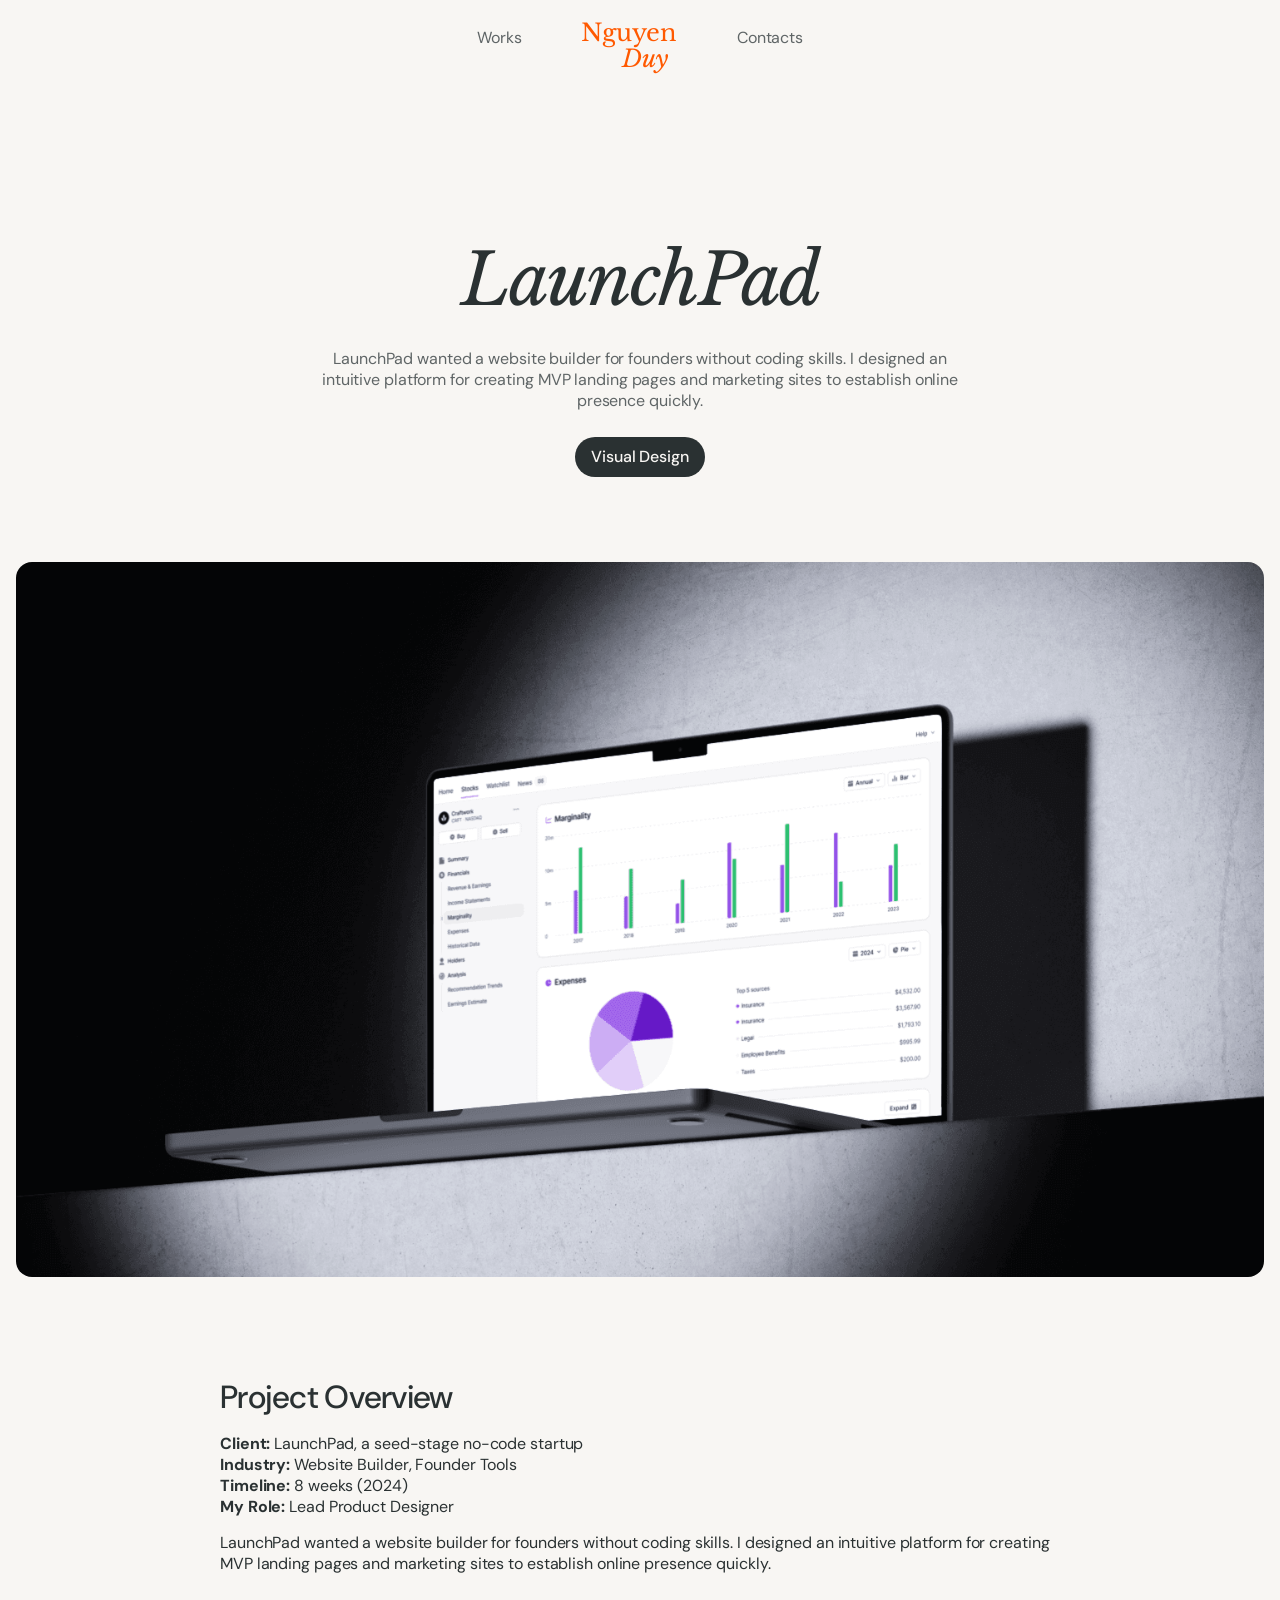
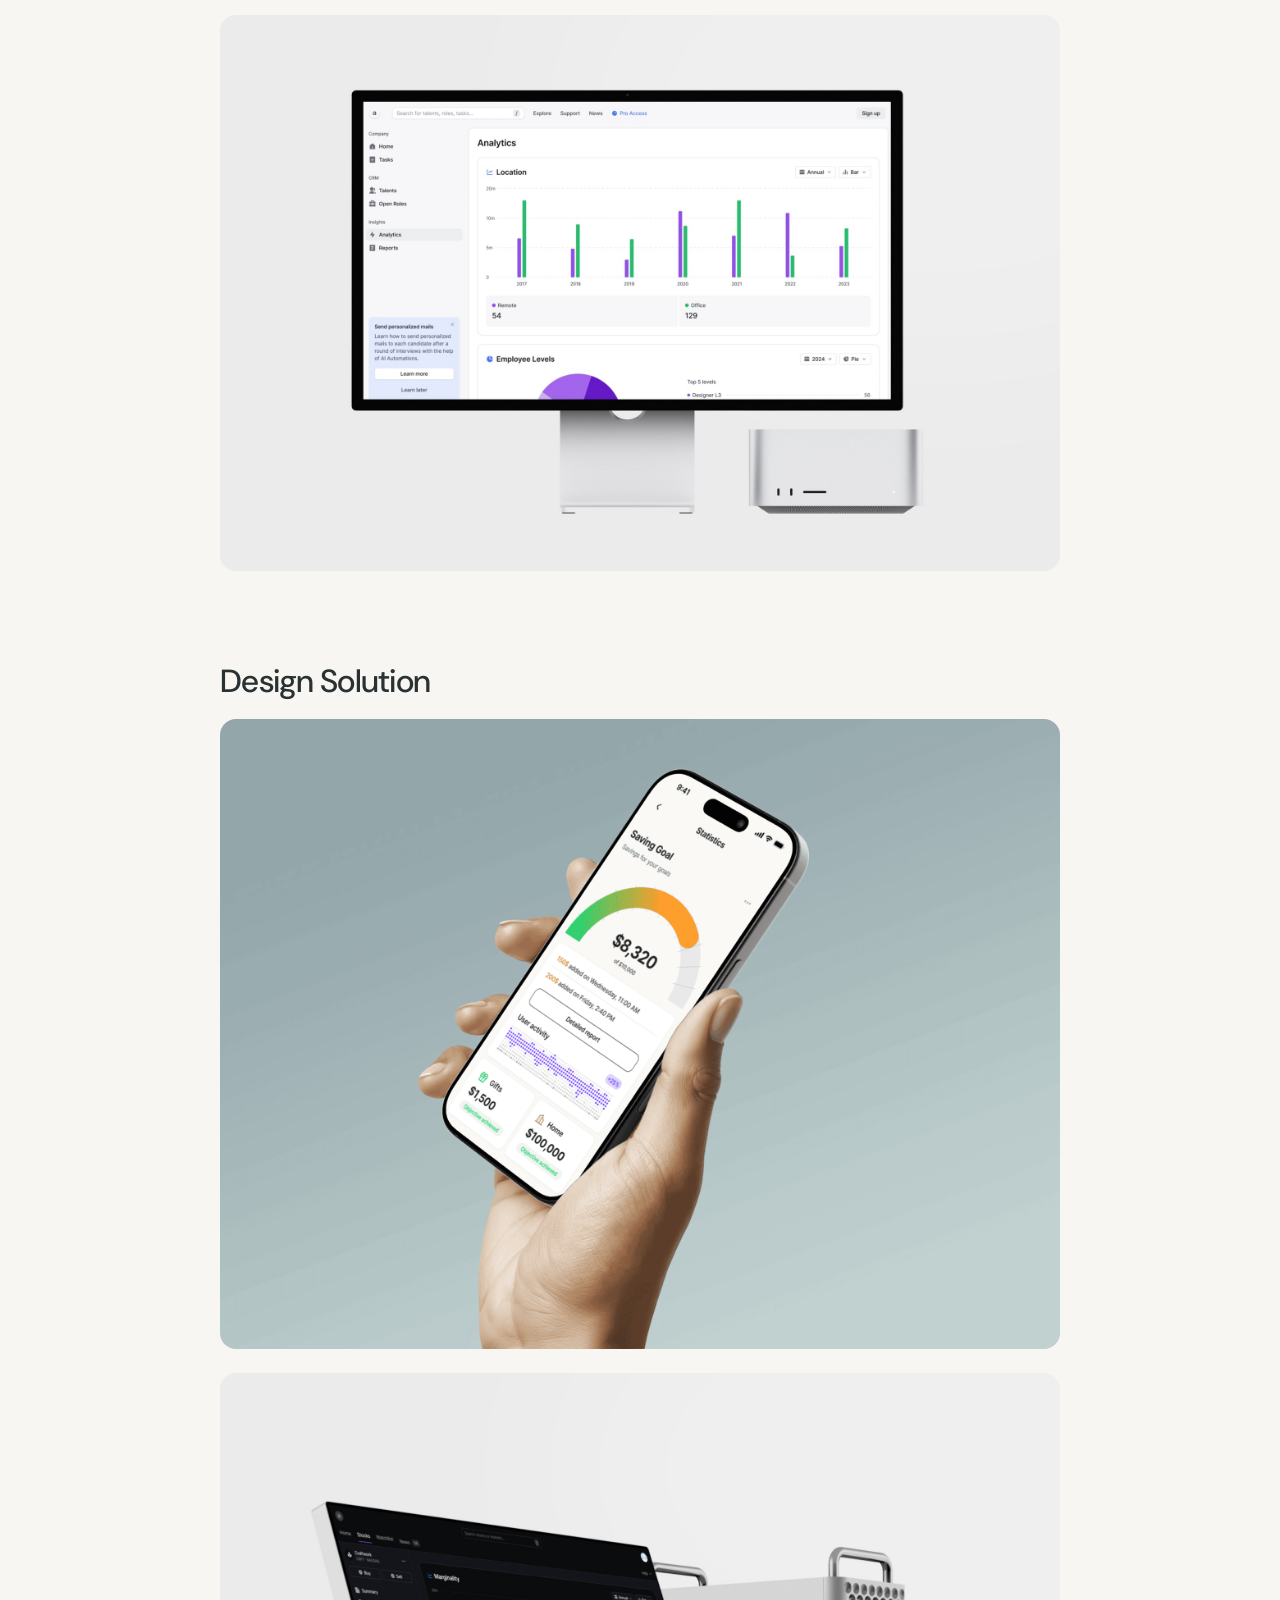
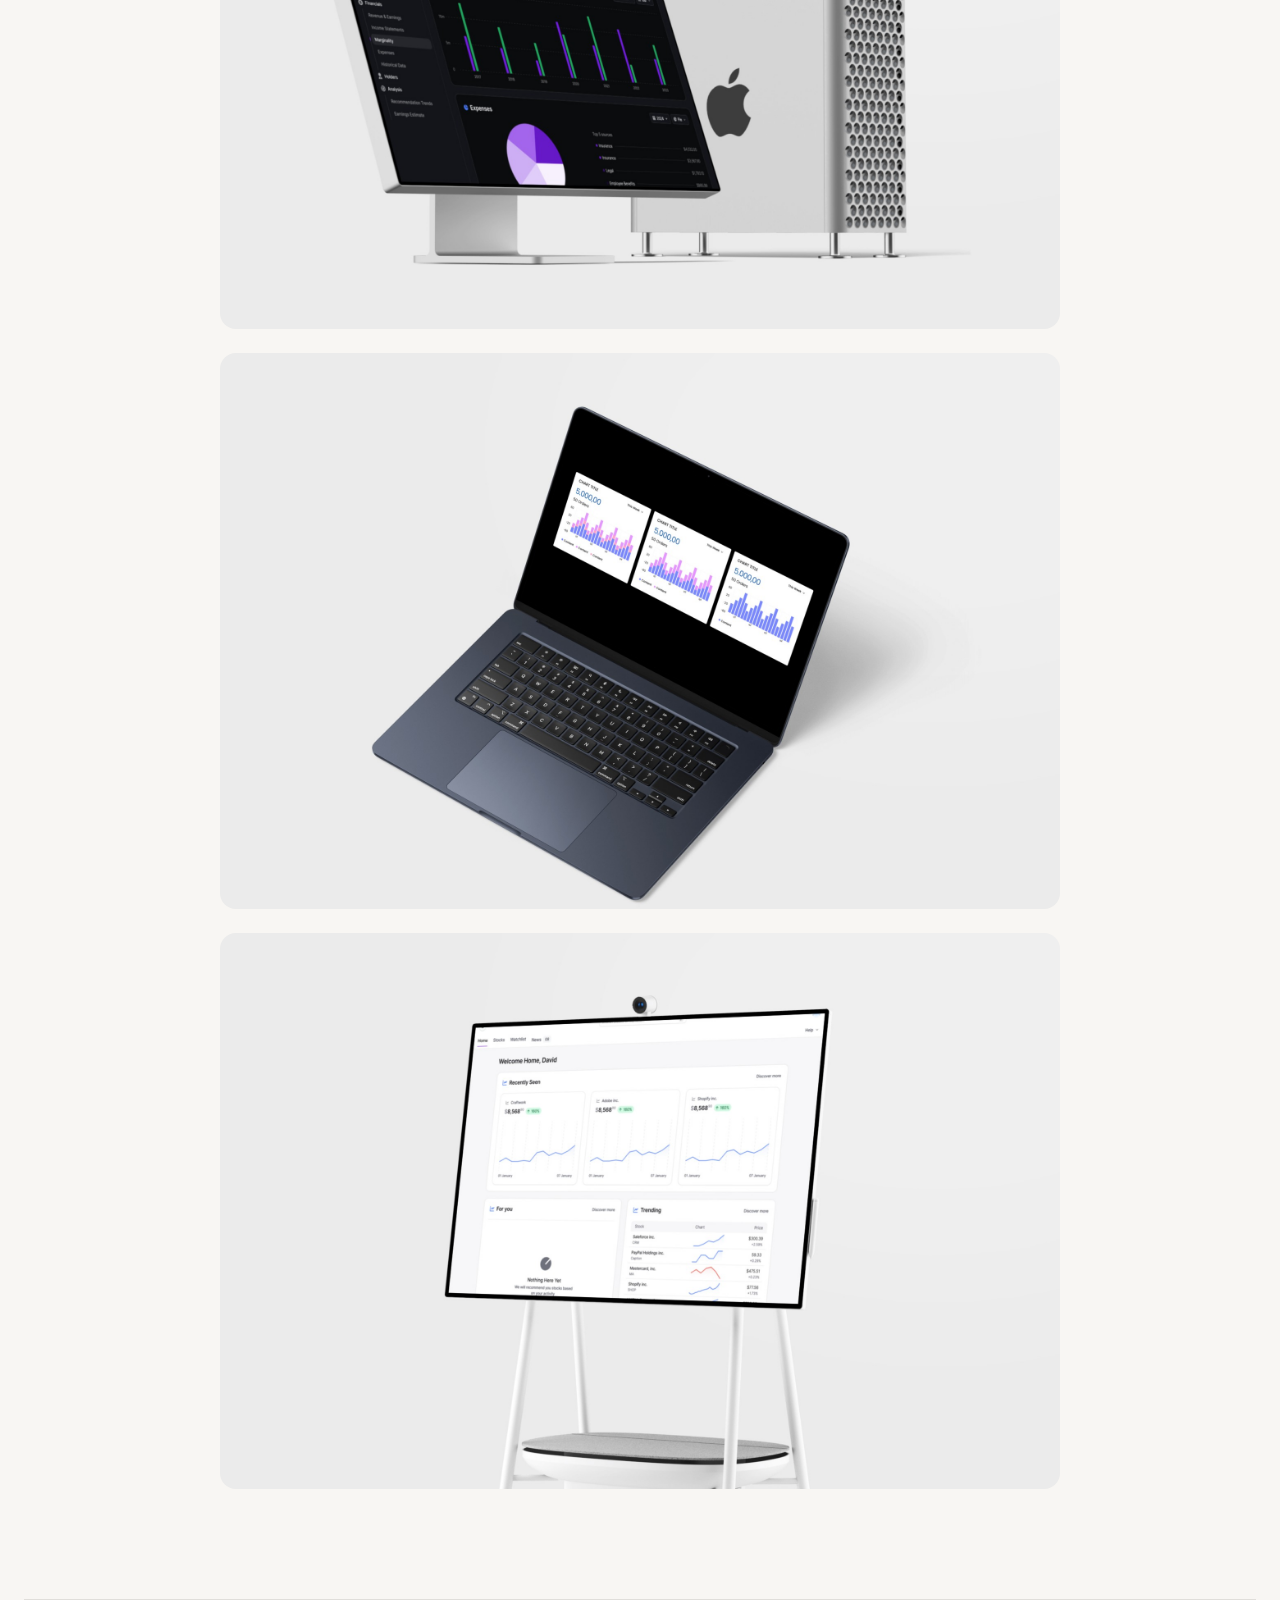
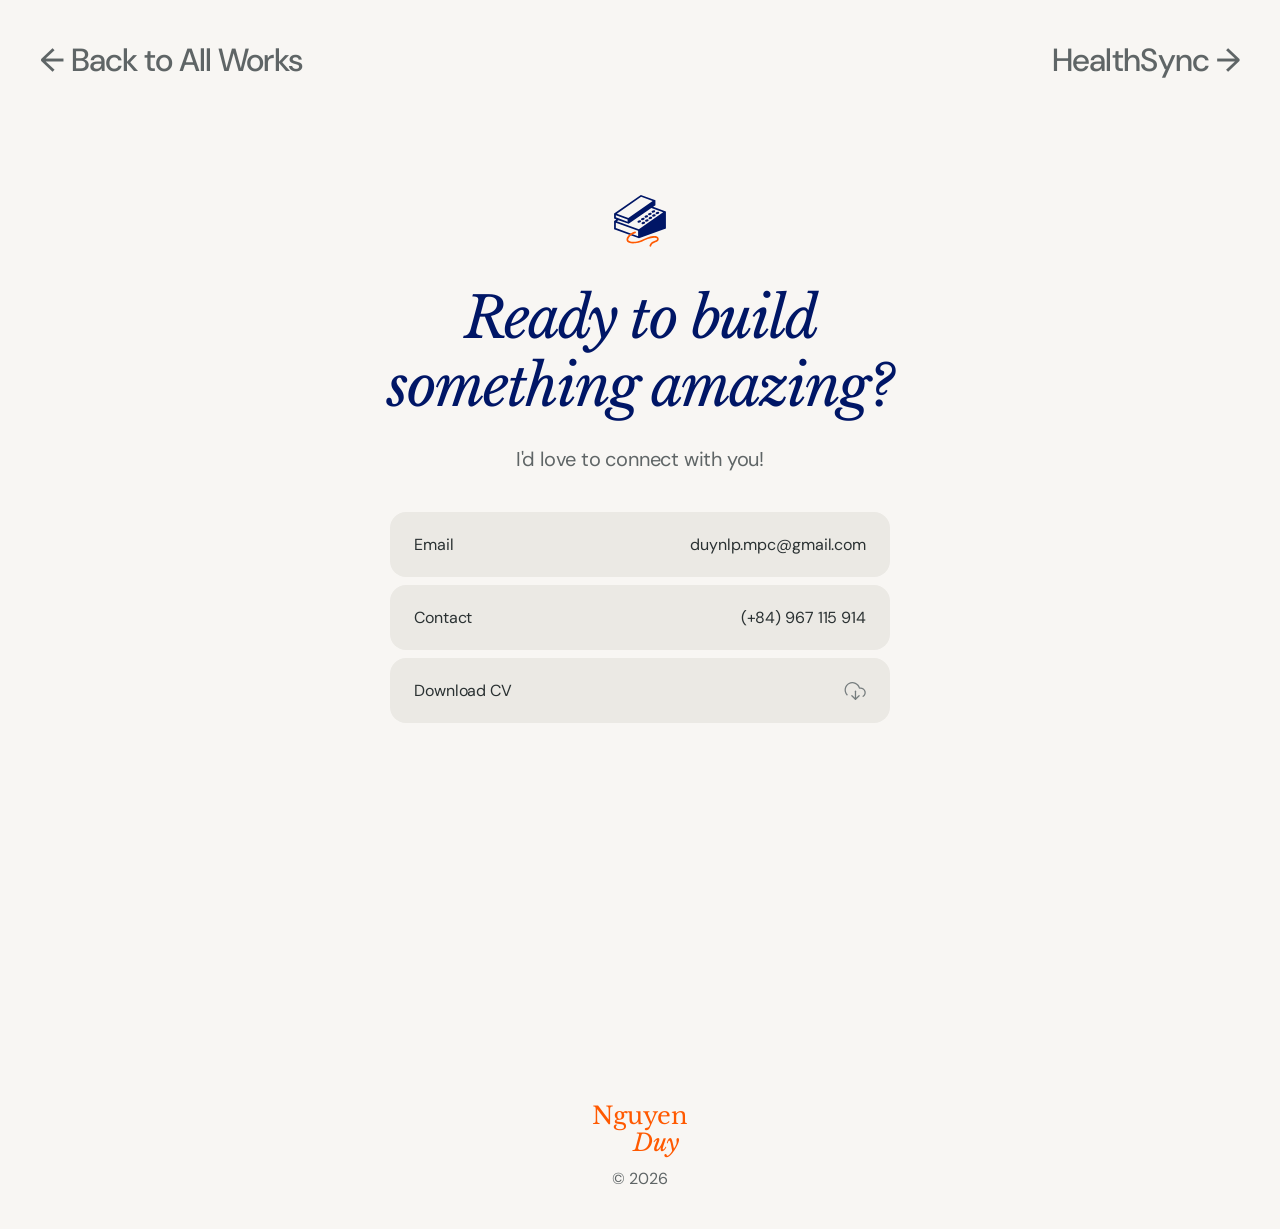
<file: works/launchpad/index.html>
<!doctype html>
<html lang="en">
<head>
  <meta charset="utf-8">
  <meta name="viewport" content="width=device-width, initial-scale=1">
  <title>LaunchPad</title>
  <meta name="description" content="Nguyen Le Phuoc Duy — Video Editor & VFX Artist. I help creators tell their stories by cutting.">
  <link rel="icon" type="image/png" href="../../assets/img/favicon.png">
  <link rel="preconnect" href="https://fonts.googleapis.com">
  <link rel="preconnect" href="https://fonts.gstatic.com" crossorigin>
  <link rel="stylesheet" href="https://fonts.googleapis.com/css2?family=DM+Sans:ital,opsz,wght@0,9..40,400;0,9..40,500;0,9..40,700;1,9..40,400&family=Libre+Baskerville:ital@0;1&display=swap">
  <link rel="stylesheet" href="../../assets/css/style.css">
</head>
<body>

  <header class="nav">
    <nav class="nav-inner" aria-label="Main">
      <a class="nav-link" href="../../works/">Works</a>
      <a class="logo" href="../../" aria-label="Nguyen Duy — home">Nguyen<span class="logo-duy">Duy</span></a>
      <a class="nav-link" href="../../#contact-section">Contacts</a>
    </nav>
  </header>

  <main>

    <section class="case-head">
      <h1 class="display display-xl">LaunchPad</h1>
      <p class="case-sub">LaunchPad wanted a website builder for founders without coding skills. I designed an intuitive platform for creating MVP landing pages and marketing sites to establish online presence quickly.</p>
      <span class="case-tag">Visual Design</span>
    </section>

    <section class="case-hero reveal">
      <img src="../../assets/img/case-launchpad-hero.png" alt="Laptop displaying data graphs and charts. Business analytics concept.">
    </section>

    <section class="case-body">
      <h2 class="reveal">Project Overview</h2>
      <div class="case-meta reveal">
        <p><strong>Client:</strong> LaunchPad, a seed-stage no-code startup</p>
        <p><strong>Industry:</strong> Website Builder, Founder Tools</p>
        <p><strong>Timeline:</strong> 8 weeks (2024)</p>
        <p><strong>My Role:</strong> Lead Product Designer</p>
      </div>
      <p class="case-intro reveal">LaunchPad wanted a website builder for founders without coding skills. I designed an intuitive platform for creating MVP landing pages and marketing sites to establish online presence quickly.</p>
      <figure class="reveal"><img src="../../assets/img/case-overview.jpg" alt="Desktop monitor showing an analytics dashboard" width="2048" height="1356" loading="lazy"></figure>

      <h2 class="case-solution-title reveal">Design Solution</h2>
      <figure class="reveal"><img src="../../assets/img/case-solution-1.png" alt="Hand holding a phone showing a saving goal screen" width="2048" height="1536" loading="lazy"></figure>
      <figure class="reveal"><img src="../../assets/img/case-solution-2.jpg" alt="Workstation screen with a dark analytics interface" width="2048" height="1356" loading="lazy"></figure>
      <figure class="reveal"><img src="../../assets/img/case-solution-3.jpg" alt="Laptop displaying dashboard charts" width="2048" height="1356" loading="lazy"></figure>
      <figure class="reveal"><img src="../../assets/img/case-solution-4.jpg" alt="Large display on a stand showing a stock dashboard" width="2048" height="1356" loading="lazy"></figure>
    </section>

    <nav class="case-nav" aria-label="Project">
      <a href="../">&larr; Back to All Works</a>
      <a class="case-next" href="../healthsync/">HealthSync &rarr;</a>
    </nav>

    <!-- ================= Contact ================= -->
    <section class="contact" id="contact-section">
      <div class="section-title reveal">
        <img class="title-icon" src="../../assets/img/icon-telephone.svg" alt="" width="72" height="72">
        <h2 class="display display-lg">Ready to build<br>something amazing?</h2>
      </div>
      <p class="contact-sub reveal">I'd love to connect with you!</p>
      <div class="contact-rows reveal">
        <a class="contact-row" href="mailto:duynlp.mpc@gmail.com">
          <span>Email</span>
          <span class="row-value">duynlp.mpc@gmail.com</span>
        </a>
        <a class="contact-row" href="tel:+84967115914">
          <span>Contact</span>
          <span class="row-value">(+84) 967 115 914</span>
        </a>
        <a class="contact-row" href="../../Resume___Duy.pdf" download>
          <span>Download CV</span>
          <svg viewBox="0 0 24 24" aria-hidden="true" fill="none" stroke="#767d7e" stroke-width="1.39" stroke-linecap="round" stroke-linejoin="round"><path d="M 8.583 17.106 L 12.526 21.049 L 16.469 17.106"/><path d="M 12.524 12.177 L 12.524 21.048"/><path d="M 20.931 17.832 C 21.788 17.229 22.43 16.369 22.766 15.377 C 23.101 14.384 23.111 13.31 22.794 12.312 C 22.478 11.313 21.851 10.441 21.006 9.823 C 20.16 9.204 19.14 8.871 18.092 8.872 L 16.85 8.872 C 16.554 7.716 15.999 6.643 15.228 5.733 C 14.456 4.823 13.489 4.1 12.398 3.618 C 11.307 3.136 10.12 2.908 8.928 2.951 C 7.736 2.994 6.569 3.307 5.516 3.866 C 4.462 4.425 3.549 5.216 2.845 6.179 C 2.141 7.142 1.665 8.252 1.452 9.425 C 1.24 10.599 1.296 11.806 1.617 12.955 C 1.938 14.103 2.516 15.164 3.306 16.058"/></svg>
        </a>
      </div>
    </section>

  </main>

  <footer class="footer">
    <a class="logo logo-footer" href="../../">Nguyen<span class="logo-duy">Duy</span></a>
    <p class="copyright">&copy; 2026</p>
  </footer>

  <script src="../../assets/js/main.js"></script>
</body>
</html>
</file>
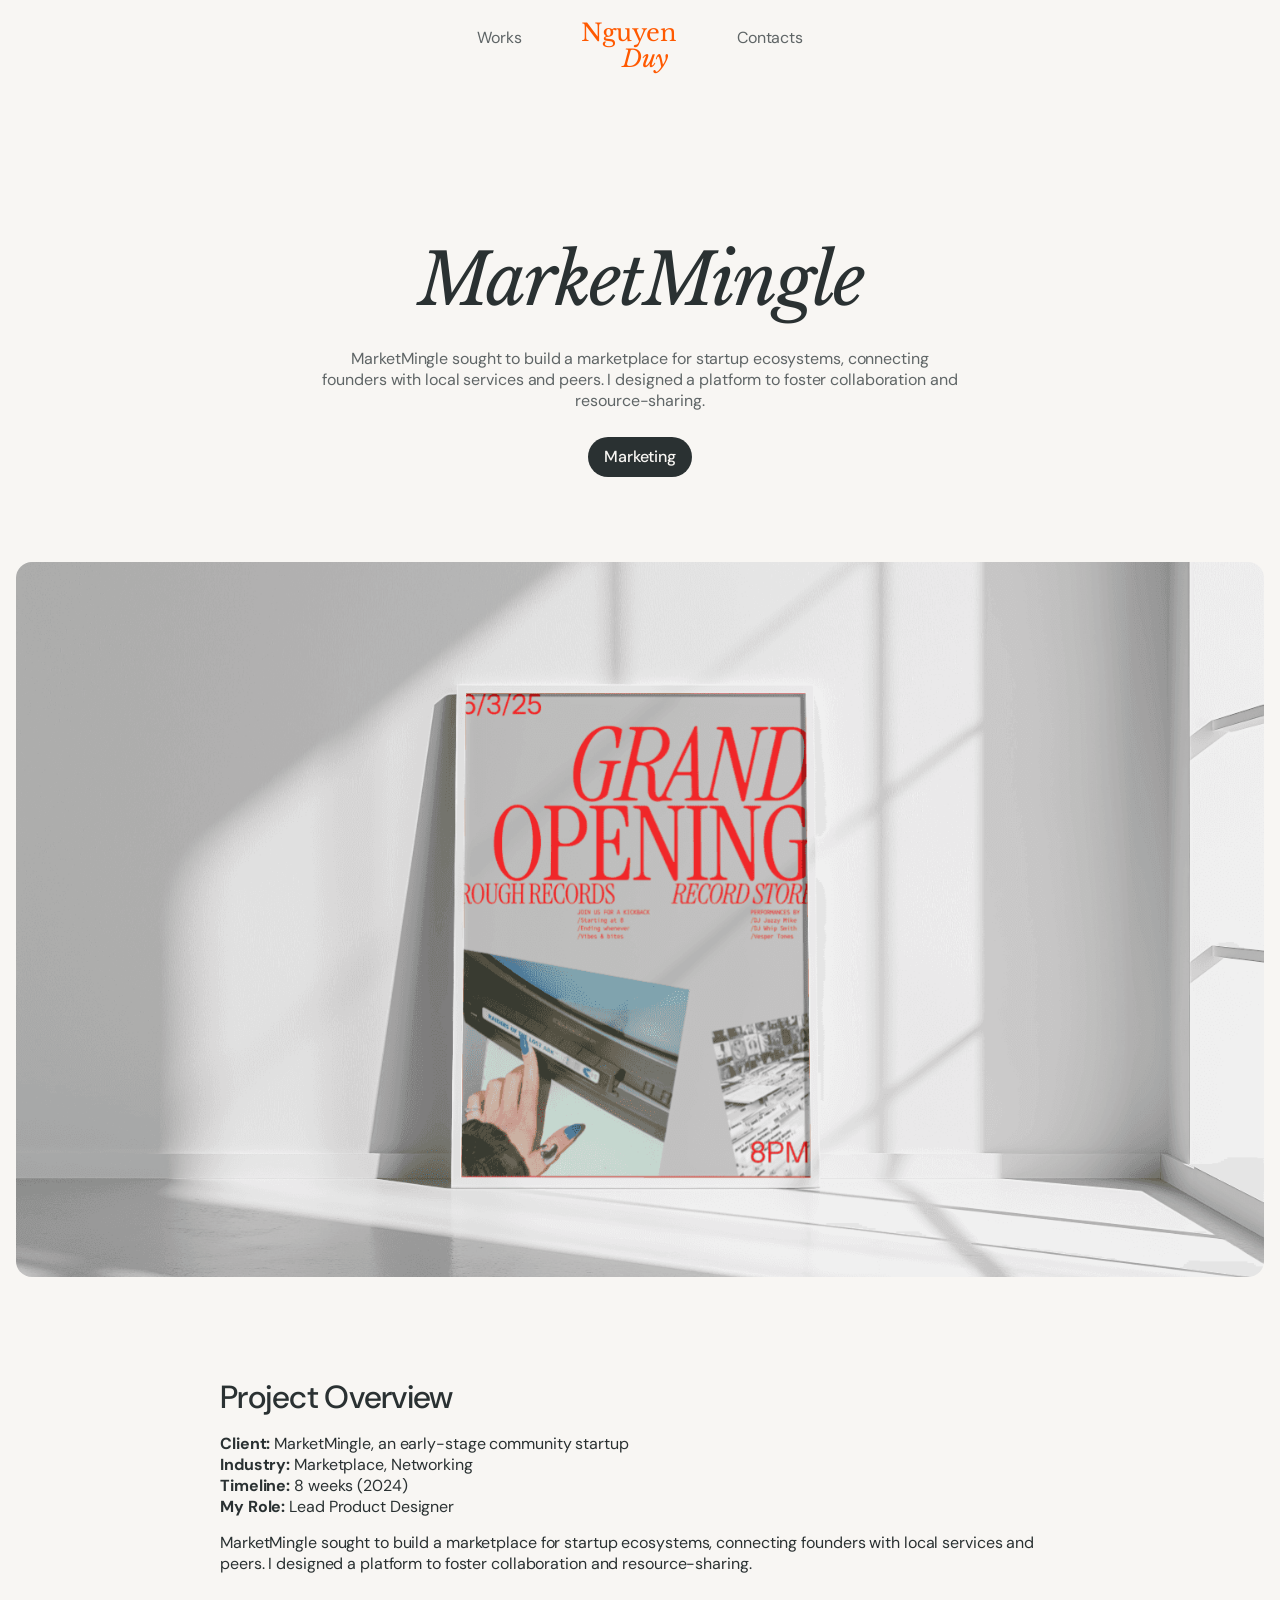
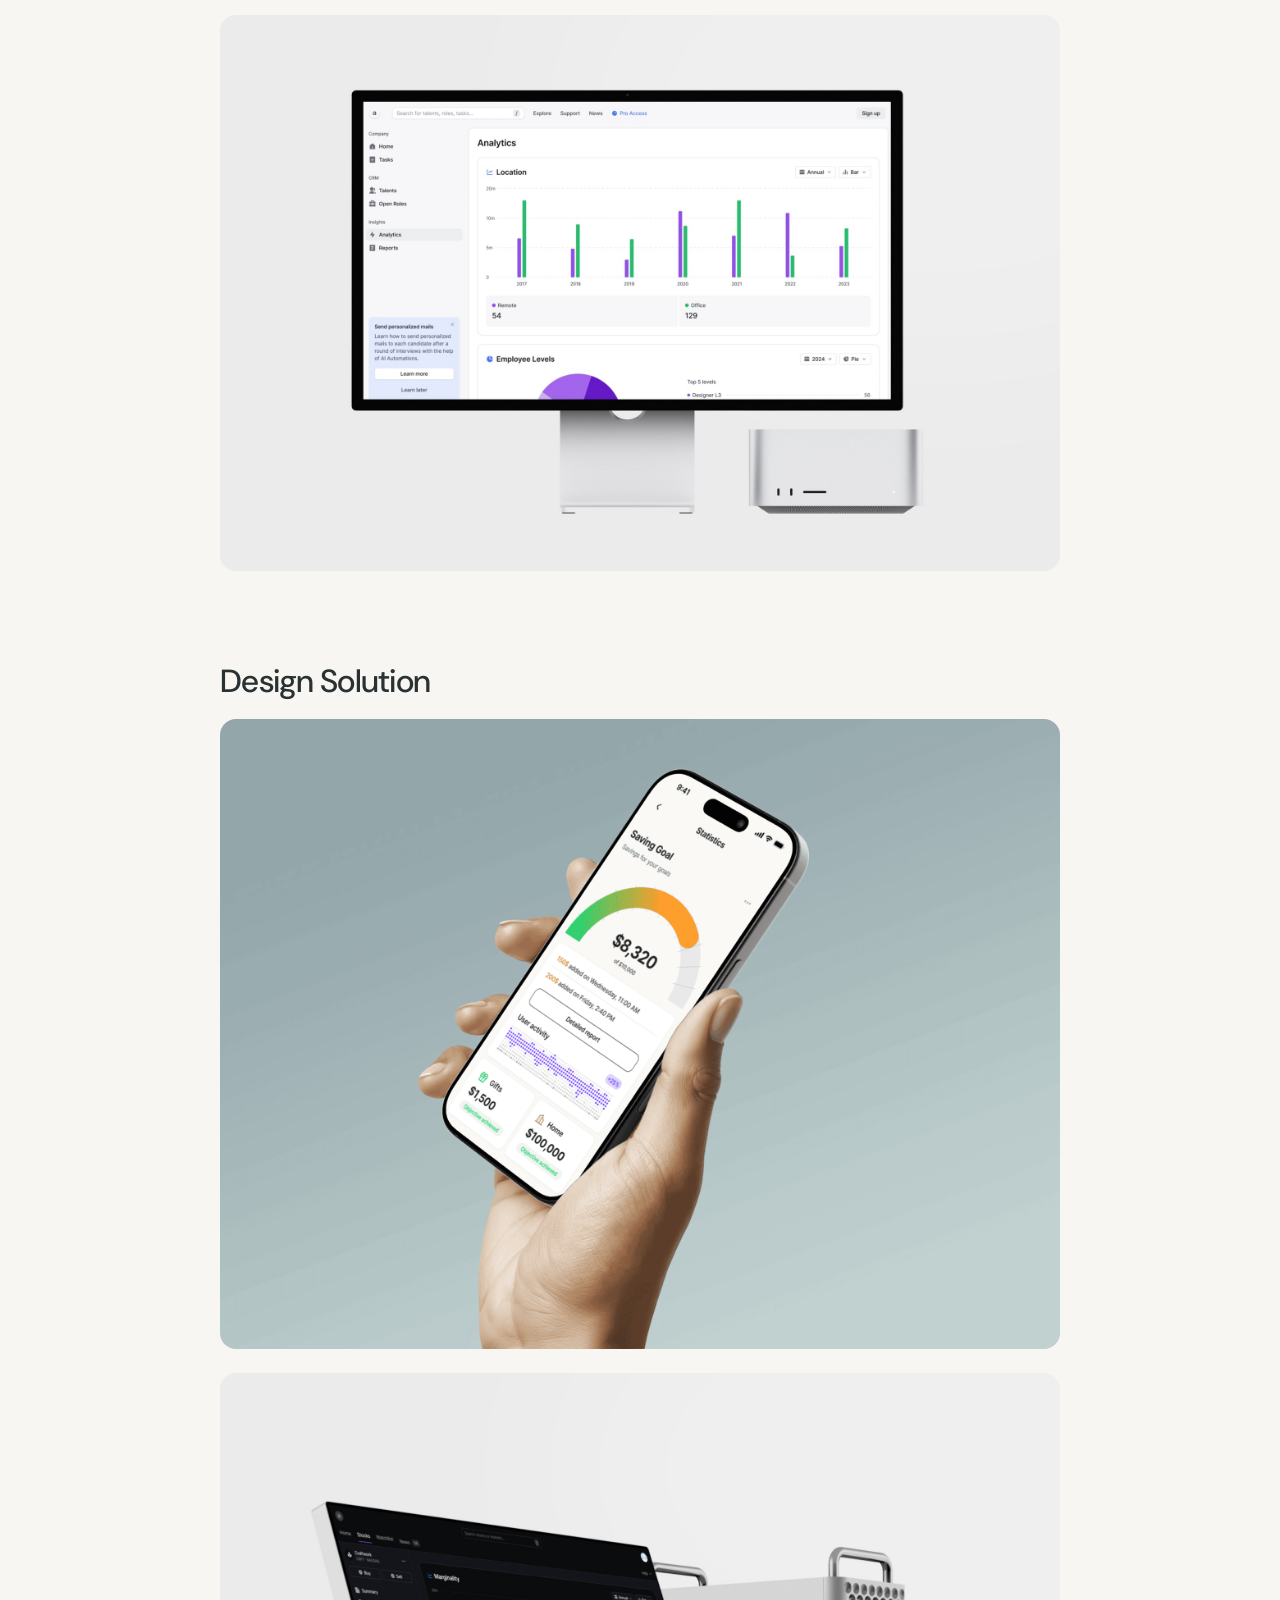
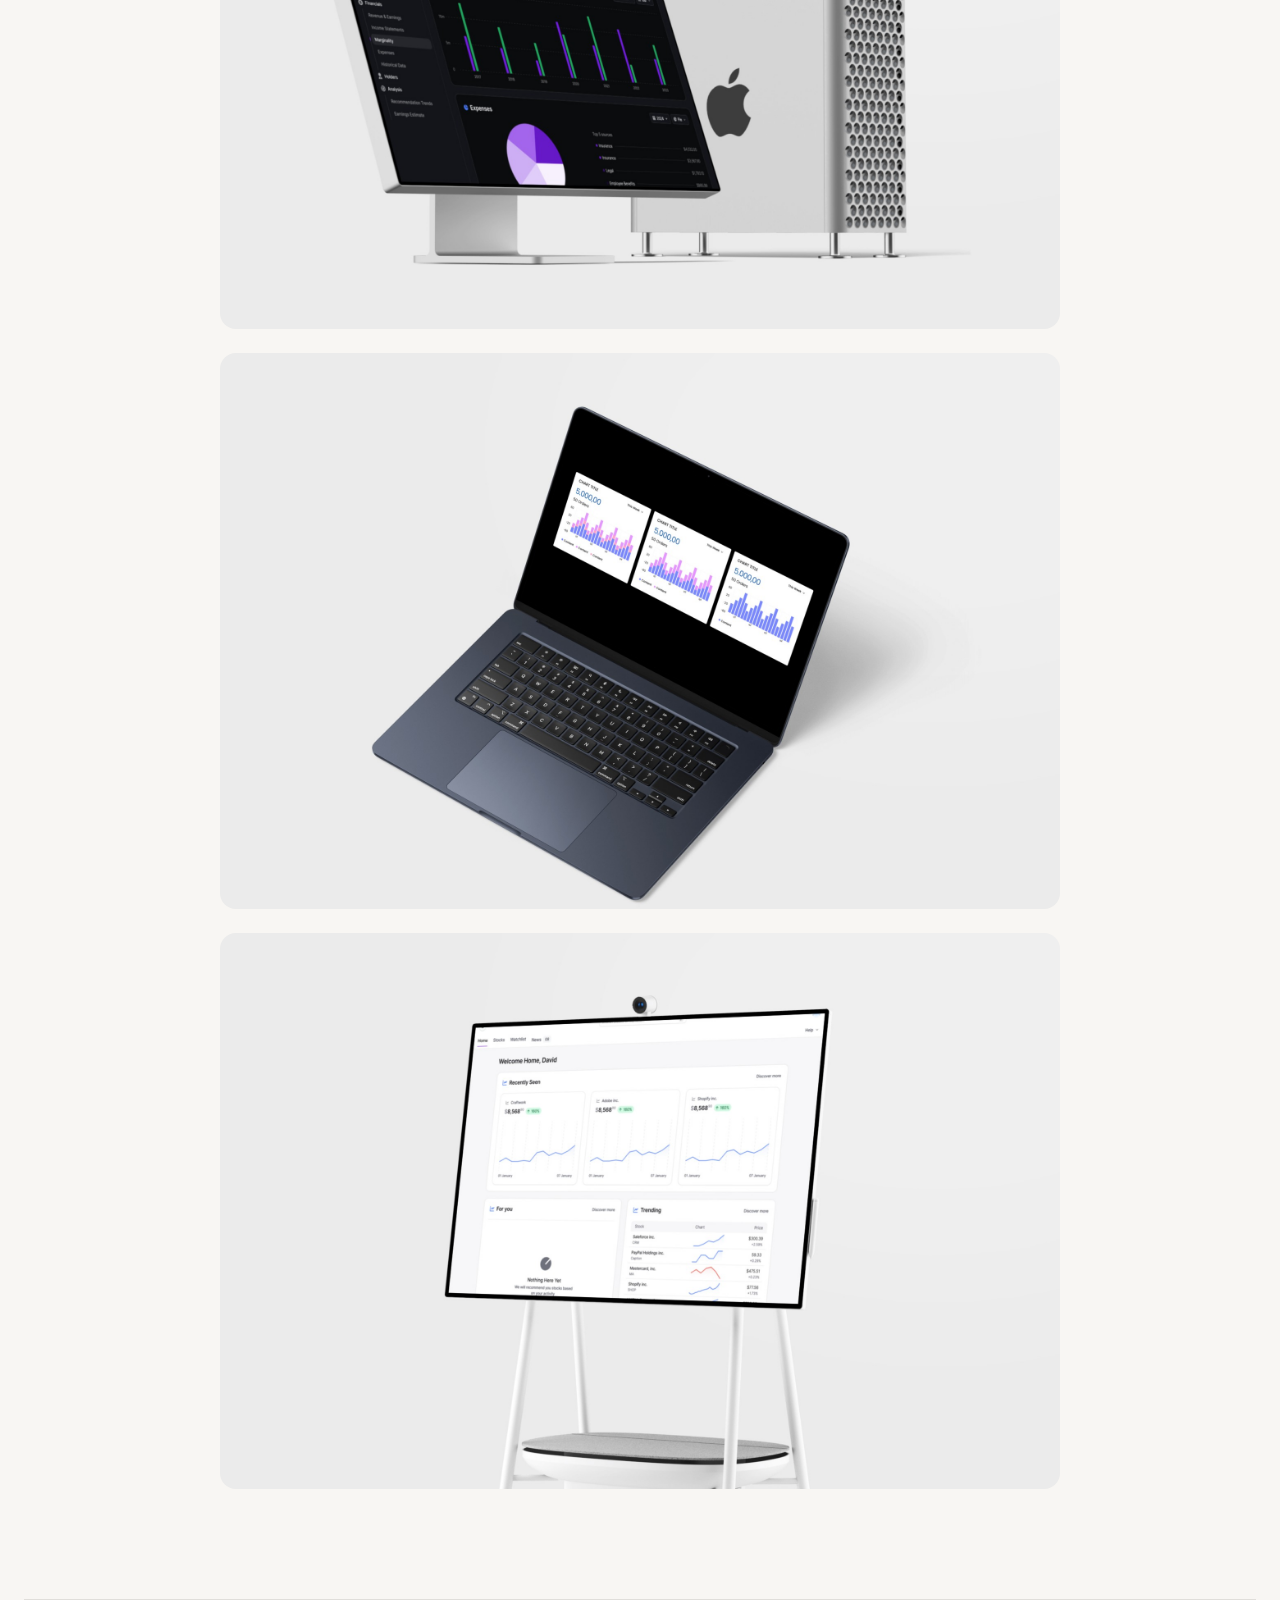
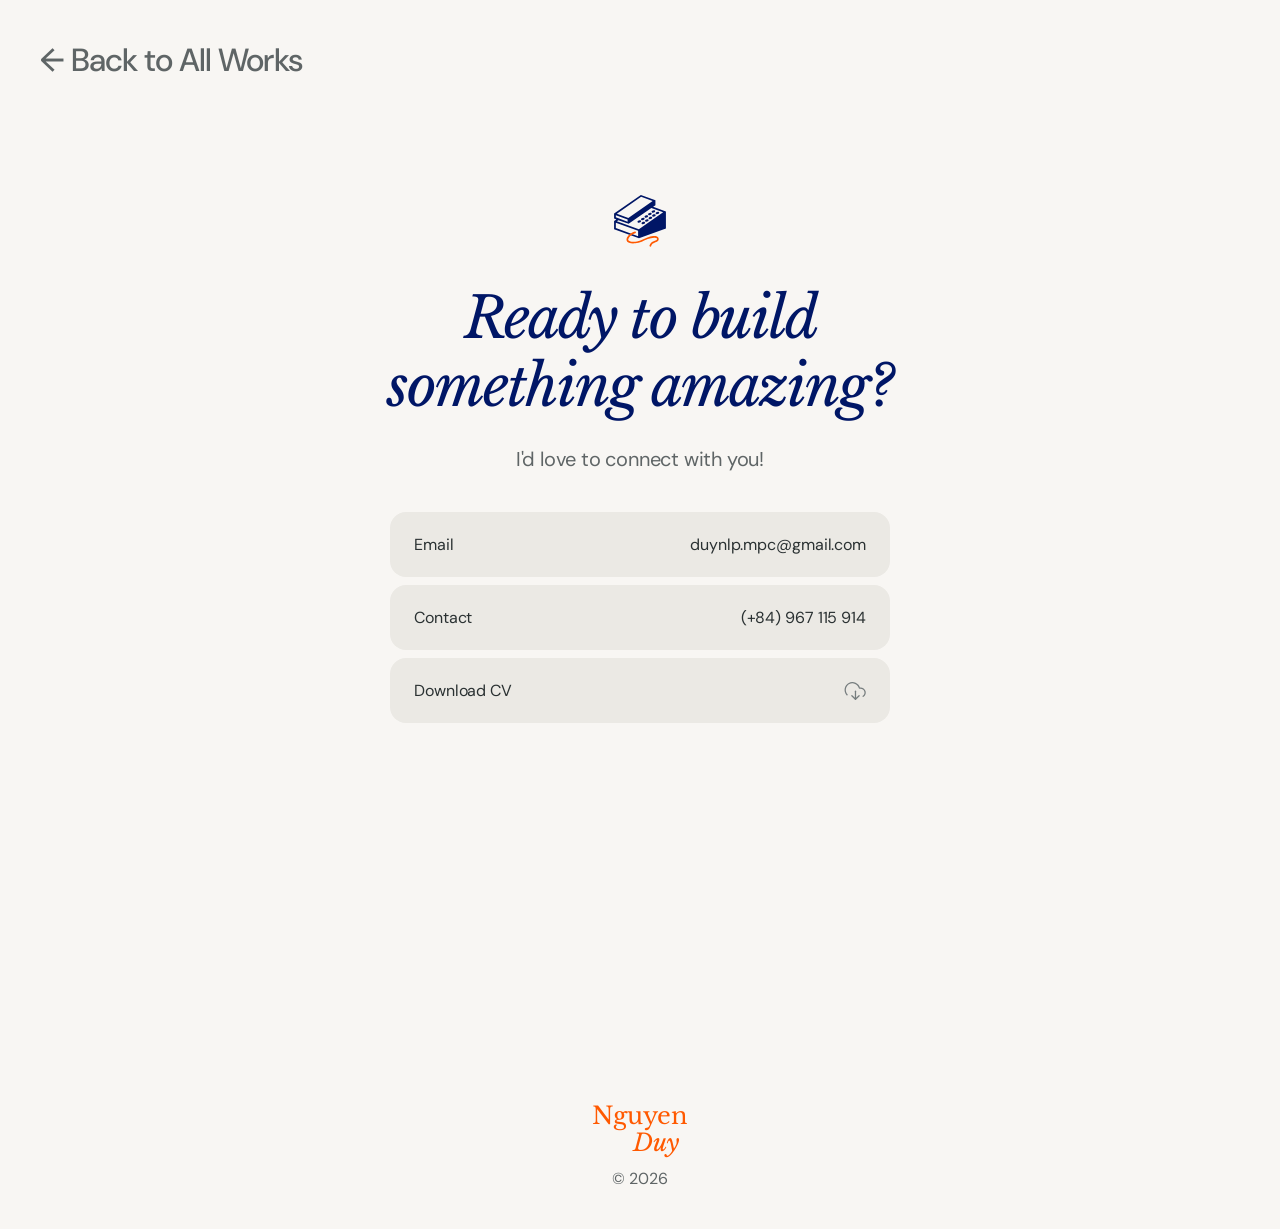
<file: works/marketmingle/index.html>
<!doctype html>
<html lang="en">
<head>
  <meta charset="utf-8">
  <meta name="viewport" content="width=device-width, initial-scale=1">
  <title>MarketMingle</title>
  <meta name="description" content="Nguyen Le Phuoc Duy — Video Editor & VFX Artist. I help creators tell their stories by cutting.">
  <link rel="icon" type="image/png" href="../../assets/img/favicon.png">
  <link rel="preconnect" href="https://fonts.googleapis.com">
  <link rel="preconnect" href="https://fonts.gstatic.com" crossorigin>
  <link rel="stylesheet" href="https://fonts.googleapis.com/css2?family=DM+Sans:ital,opsz,wght@0,9..40,400;0,9..40,500;0,9..40,700;1,9..40,400&family=Libre+Baskerville:ital@0;1&display=swap">
  <link rel="stylesheet" href="../../assets/css/style.css">
</head>
<body>

  <header class="nav">
    <nav class="nav-inner" aria-label="Main">
      <a class="nav-link" href="../../works/">Works</a>
      <a class="logo" href="../../" aria-label="Nguyen Duy — home">Nguyen<span class="logo-duy">Duy</span></a>
      <a class="nav-link" href="../../#contact-section">Contacts</a>
    </nav>
  </header>

  <main>

    <section class="case-head">
      <h1 class="display display-xl">MarketMingle</h1>
      <p class="case-sub">MarketMingle sought to build a marketplace for startup ecosystems, connecting founders with local services and peers. I designed a platform to foster collaboration and resource-sharing.</p>
      <span class="case-tag">Marketing</span>
    </section>

    <section class="case-hero reveal">
      <img src="../../assets/img/case-marketmingle-hero.png" alt="Grand opening poster leaning against a wall, modern design">
    </section>

    <section class="case-body">
      <h2 class="reveal">Project Overview</h2>
      <div class="case-meta reveal">
        <p><strong>Client:</strong> MarketMingle, an early-stage community startup</p>
        <p><strong>Industry:</strong> Marketplace, Networking</p>
        <p><strong>Timeline:</strong> 8 weeks (2024)</p>
        <p><strong>My Role:</strong> Lead Product Designer</p>
      </div>
      <p class="case-intro reveal">MarketMingle sought to build a marketplace for startup ecosystems, connecting founders with local services and peers. I designed a platform to foster collaboration and resource-sharing.</p>
      <figure class="reveal"><img src="../../assets/img/case-overview.jpg" alt="Desktop monitor showing an analytics dashboard" width="2048" height="1356" loading="lazy"></figure>

      <h2 class="case-solution-title reveal">Design Solution</h2>
      <figure class="reveal"><img src="../../assets/img/case-solution-1.png" alt="Hand holding a phone showing a saving goal screen" width="2048" height="1536" loading="lazy"></figure>
      <figure class="reveal"><img src="../../assets/img/case-solution-2.jpg" alt="Workstation screen with a dark analytics interface" width="2048" height="1356" loading="lazy"></figure>
      <figure class="reveal"><img src="../../assets/img/case-solution-3.jpg" alt="Laptop displaying dashboard charts" width="2048" height="1356" loading="lazy"></figure>
      <figure class="reveal"><img src="../../assets/img/case-solution-4.jpg" alt="Large display on a stand showing a stock dashboard" width="2048" height="1356" loading="lazy"></figure>
    </section>

    <nav class="case-nav" aria-label="Project">
      <a href="../">&larr; Back to All Works</a>
    </nav>

    <!-- ================= Contact ================= -->
    <section class="contact" id="contact-section">
      <div class="section-title reveal">
        <img class="title-icon" src="../../assets/img/icon-telephone.svg" alt="" width="72" height="72">
        <h2 class="display display-lg">Ready to build<br>something amazing?</h2>
      </div>
      <p class="contact-sub reveal">I'd love to connect with you!</p>
      <div class="contact-rows reveal">
        <a class="contact-row" href="mailto:duynlp.mpc@gmail.com">
          <span>Email</span>
          <span class="row-value">duynlp.mpc@gmail.com</span>
        </a>
        <a class="contact-row" href="tel:+84967115914">
          <span>Contact</span>
          <span class="row-value">(+84) 967 115 914</span>
        </a>
        <a class="contact-row" href="../../Resume___Duy.pdf" download>
          <span>Download CV</span>
          <svg viewBox="0 0 24 24" aria-hidden="true" fill="none" stroke="#767d7e" stroke-width="1.39" stroke-linecap="round" stroke-linejoin="round"><path d="M 8.583 17.106 L 12.526 21.049 L 16.469 17.106"/><path d="M 12.524 12.177 L 12.524 21.048"/><path d="M 20.931 17.832 C 21.788 17.229 22.43 16.369 22.766 15.377 C 23.101 14.384 23.111 13.31 22.794 12.312 C 22.478 11.313 21.851 10.441 21.006 9.823 C 20.16 9.204 19.14 8.871 18.092 8.872 L 16.85 8.872 C 16.554 7.716 15.999 6.643 15.228 5.733 C 14.456 4.823 13.489 4.1 12.398 3.618 C 11.307 3.136 10.12 2.908 8.928 2.951 C 7.736 2.994 6.569 3.307 5.516 3.866 C 4.462 4.425 3.549 5.216 2.845 6.179 C 2.141 7.142 1.665 8.252 1.452 9.425 C 1.24 10.599 1.296 11.806 1.617 12.955 C 1.938 14.103 2.516 15.164 3.306 16.058"/></svg>
        </a>
      </div>
    </section>

  </main>

  <footer class="footer">
    <a class="logo logo-footer" href="../../">Nguyen<span class="logo-duy">Duy</span></a>
    <p class="copyright">&copy; 2026</p>
  </footer>

  <script src="../../assets/js/main.js"></script>
</body>
</html>
</file>
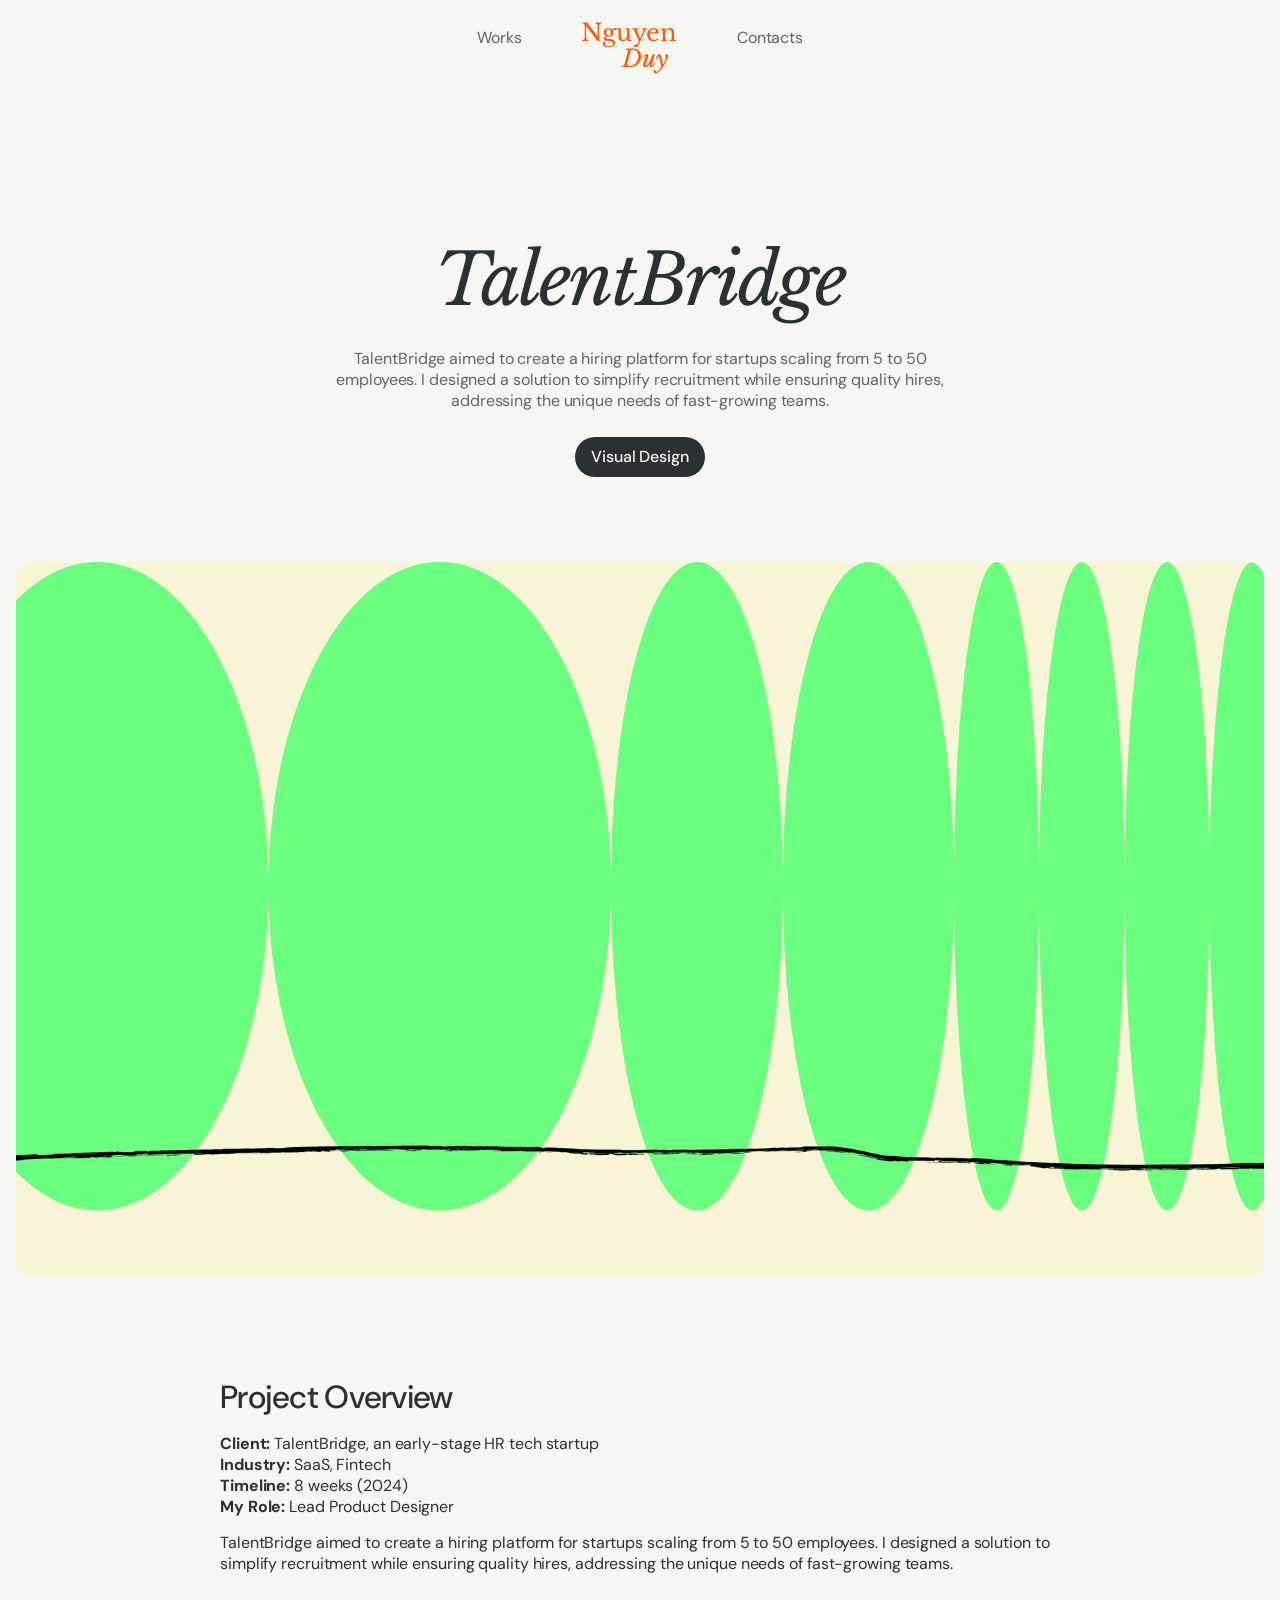
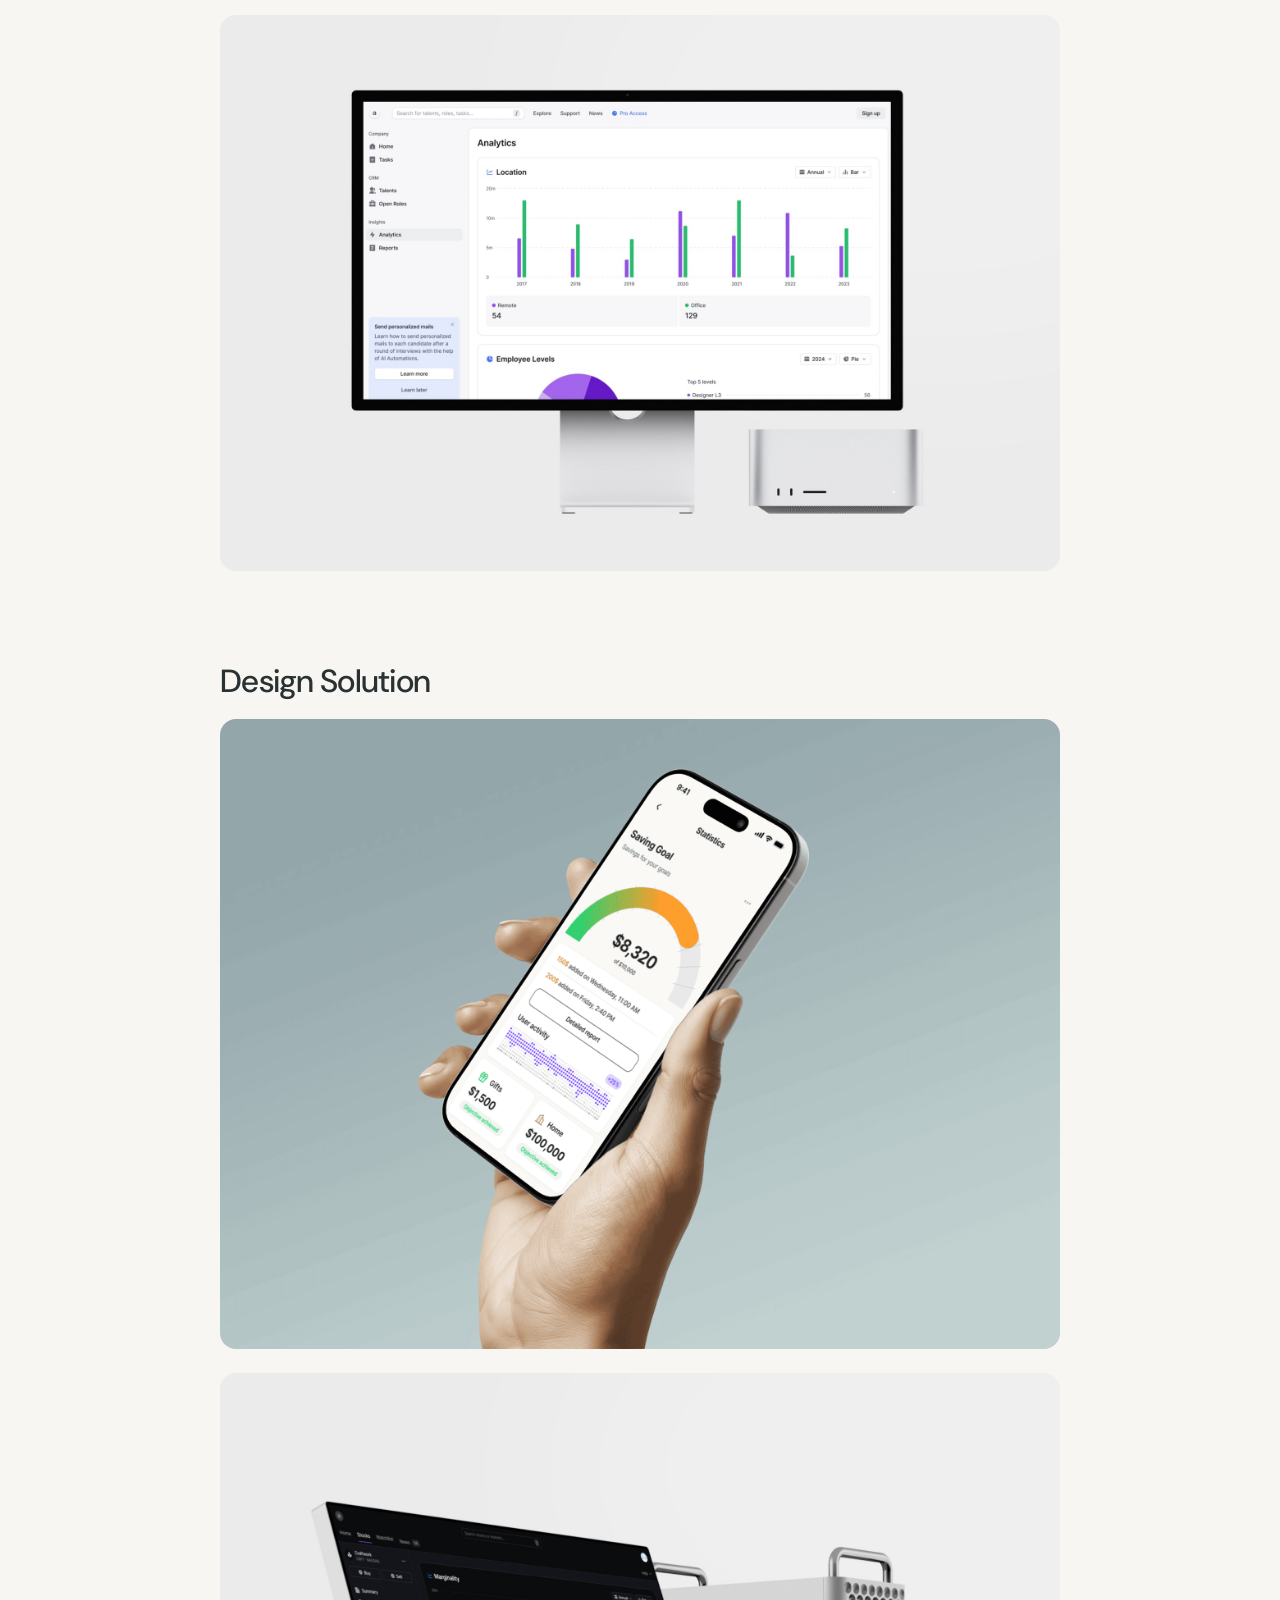
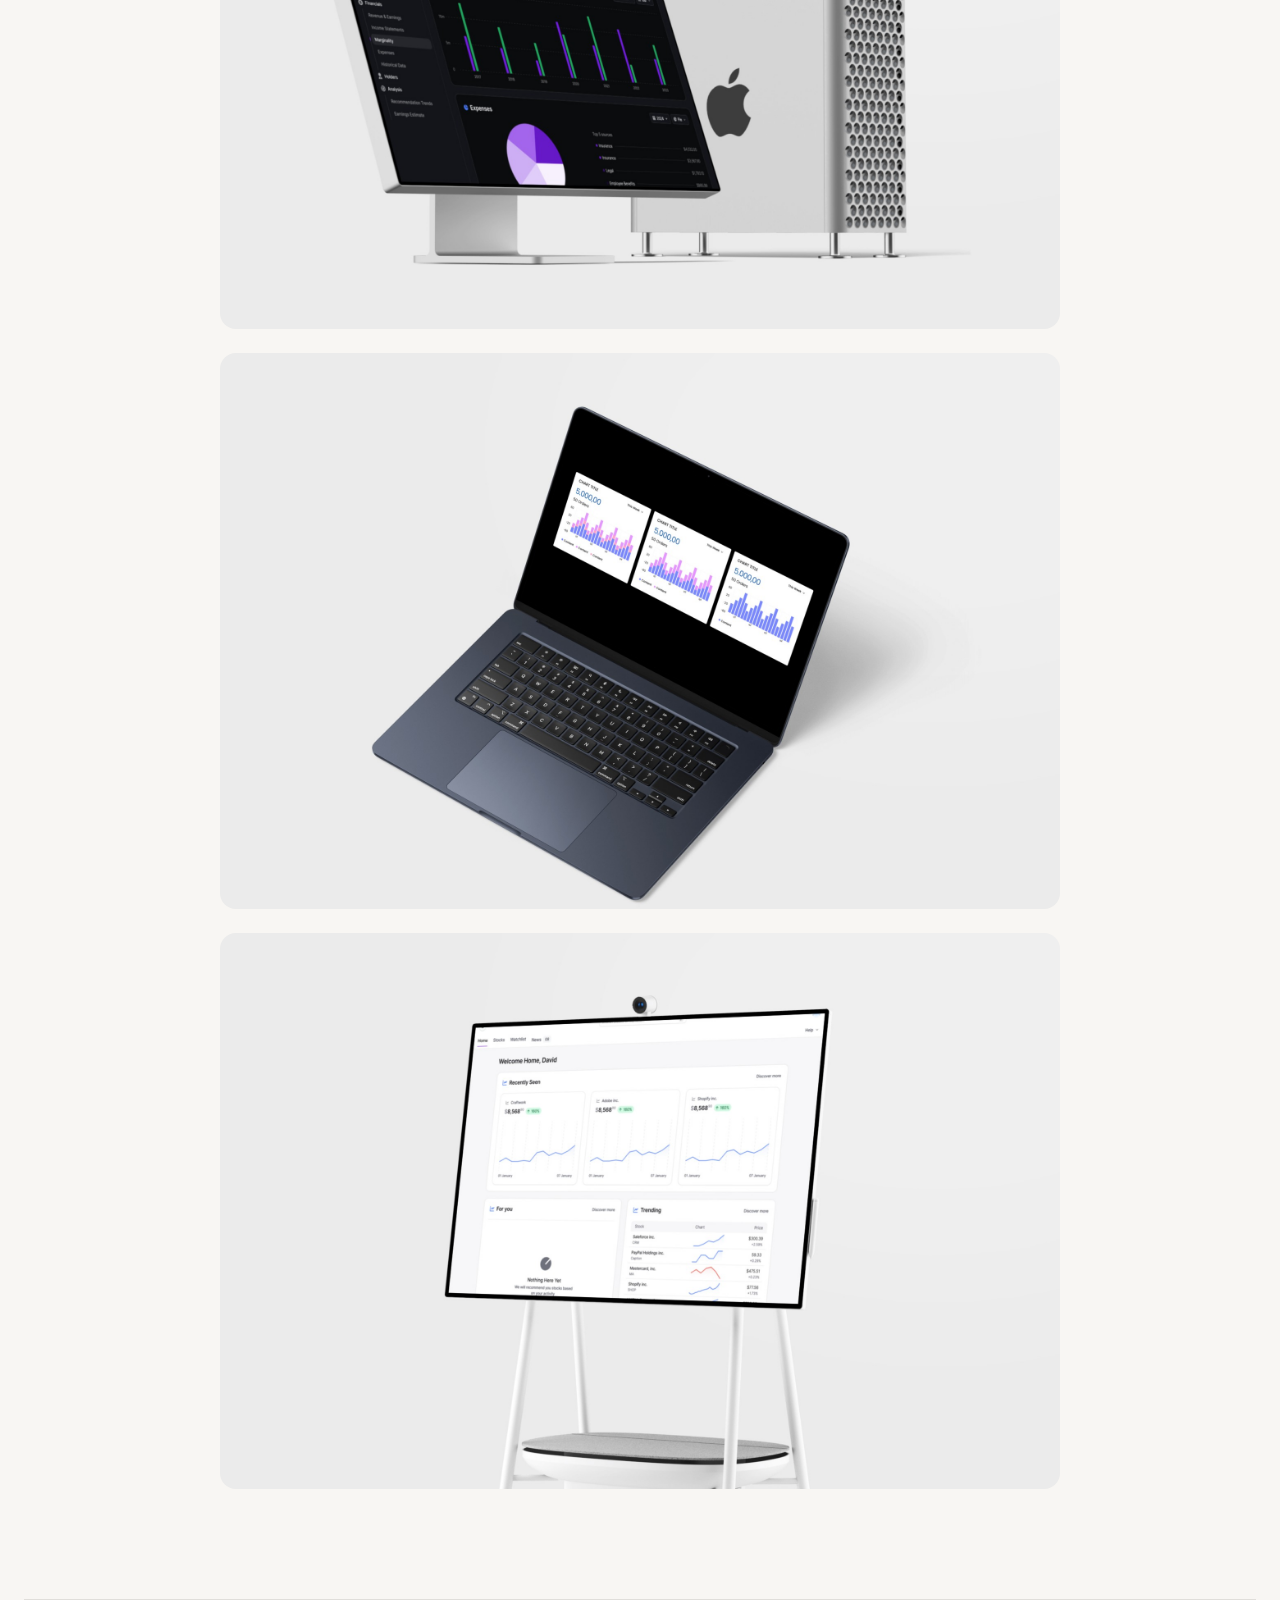
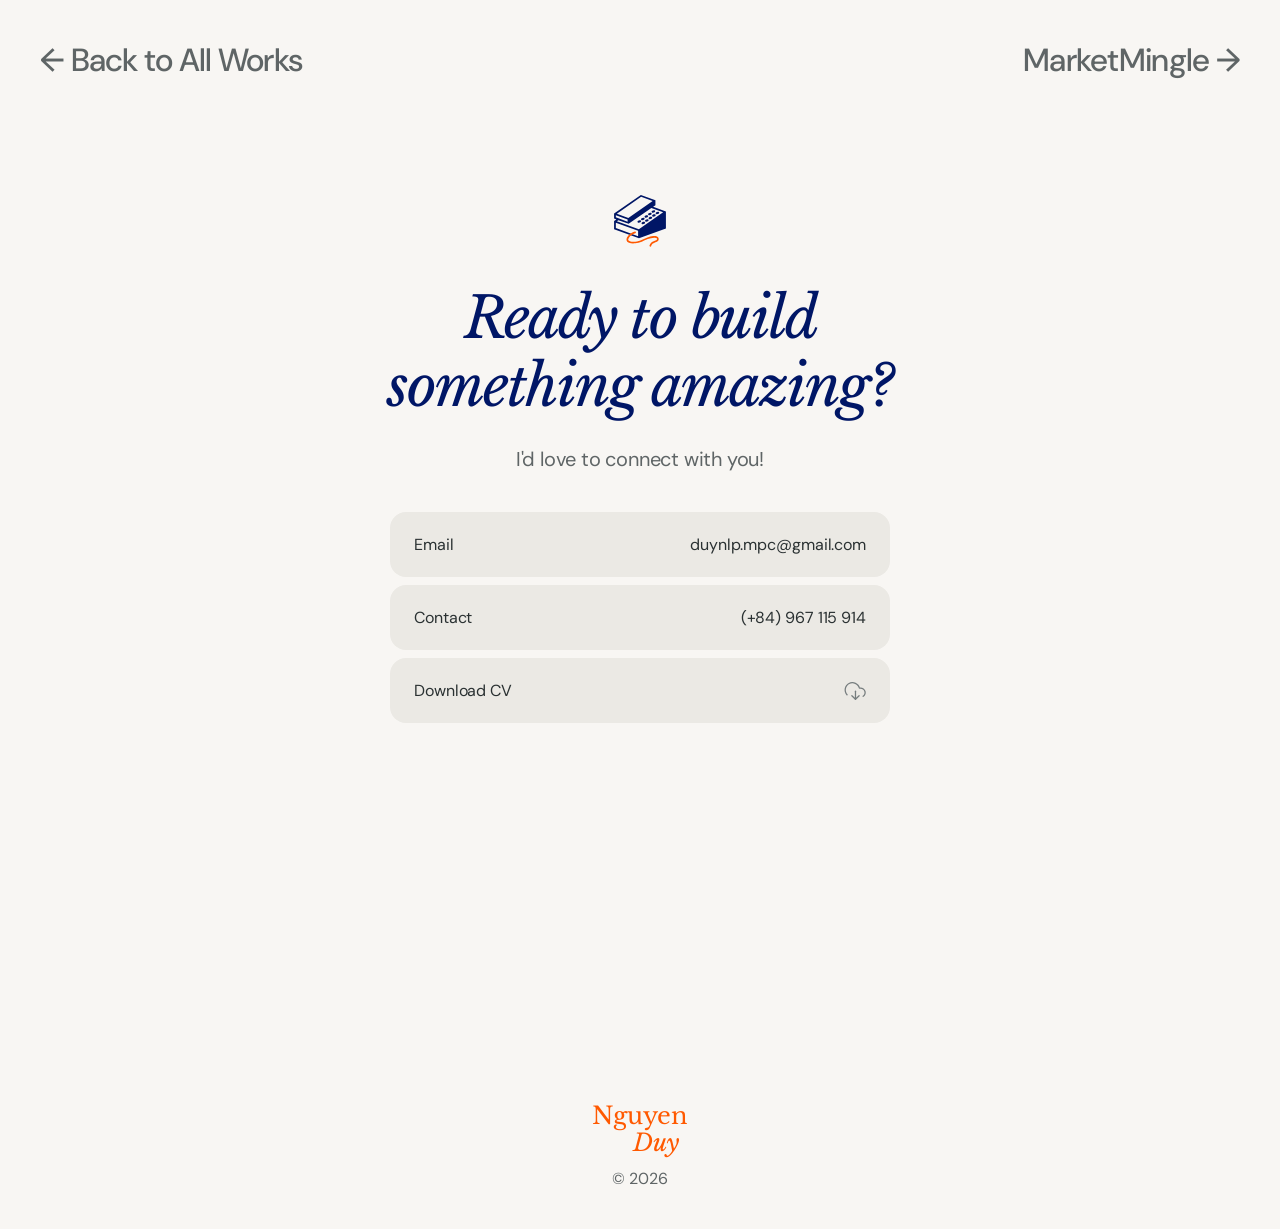
<file: works/talentbridge/index.html>
<!doctype html>
<html lang="en">
<head>
  <meta charset="utf-8">
  <meta name="viewport" content="width=device-width, initial-scale=1">
  <title>TalentBridge</title>
  <meta name="description" content="Nguyen Le Phuoc Duy — Video Editor & VFX Artist. I help creators tell their stories by cutting.">
  <link rel="icon" type="image/png" href="../../assets/img/favicon.png">
  <link rel="preconnect" href="https://fonts.googleapis.com">
  <link rel="preconnect" href="https://fonts.gstatic.com" crossorigin>
  <link rel="stylesheet" href="https://fonts.googleapis.com/css2?family=DM+Sans:ital,opsz,wght@0,9..40,400;0,9..40,500;0,9..40,700;1,9..40,400&family=Libre+Baskerville:ital@0;1&display=swap">
  <link rel="stylesheet" href="../../assets/css/style.css">
</head>
<body>

  <header class="nav">
    <nav class="nav-inner" aria-label="Main">
      <a class="nav-link" href="../../works/">Works</a>
      <a class="logo" href="../../" aria-label="Nguyen Duy — home">Nguyen<span class="logo-duy">Duy</span></a>
      <a class="nav-link" href="../../#contact-section">Contacts</a>
    </nav>
  </header>

  <main>

    <section class="case-head">
      <h1 class="display display-xl">TalentBridge</h1>
      <p class="case-sub">TalentBridge aimed to create a hiring platform for startups scaling from 5 to 50 employees. I designed a solution to simplify recruitment while ensuring quality hires, addressing the unique needs of fast-growing teams.</p>
      <span class="case-tag">Visual Design</span>
    </section>

    <section class="case-hero reveal">
      <img src="../../assets/img/case-talentbridge-hero.png" alt="Abstract green oval shapes with a black line on beige background">
    </section>

    <section class="case-body">
      <h2 class="reveal">Project Overview</h2>
      <div class="case-meta reveal">
        <p><strong>Client:</strong> TalentBridge, an early-stage HR tech startup</p>
        <p><strong>Industry:</strong> SaaS, Fintech</p>
        <p><strong>Timeline:</strong> 8 weeks (2024)</p>
        <p><strong>My Role:</strong> Lead Product Designer</p>
      </div>
      <p class="case-intro reveal">TalentBridge aimed to create a hiring platform for startups scaling from 5 to 50 employees. I designed a solution to simplify recruitment while ensuring quality hires, addressing the unique needs of fast-growing teams.</p>
      <figure class="reveal"><img src="../../assets/img/case-overview.jpg" alt="Desktop monitor showing an analytics dashboard" width="2048" height="1356" loading="lazy"></figure>

      <h2 class="case-solution-title reveal">Design Solution</h2>
      <figure class="reveal"><img src="../../assets/img/case-solution-1.png" alt="Hand holding a phone showing a saving goal screen" width="2048" height="1536" loading="lazy"></figure>
      <figure class="reveal"><img src="../../assets/img/case-solution-2.jpg" alt="Workstation screen with a dark analytics interface" width="2048" height="1356" loading="lazy"></figure>
      <figure class="reveal"><img src="../../assets/img/case-solution-3.jpg" alt="Laptop displaying dashboard charts" width="2048" height="1356" loading="lazy"></figure>
      <figure class="reveal"><img src="../../assets/img/case-solution-4.jpg" alt="Large display on a stand showing a stock dashboard" width="2048" height="1356" loading="lazy"></figure>
    </section>

    <nav class="case-nav" aria-label="Project">
      <a href="../">&larr; Back to All Works</a>
      <a class="case-next" href="../marketmingle/">MarketMingle &rarr;</a>
    </nav>

    <!-- ================= Contact ================= -->
    <section class="contact" id="contact-section">
      <div class="section-title reveal">
        <img class="title-icon" src="../../assets/img/icon-telephone.svg" alt="" width="72" height="72">
        <h2 class="display display-lg">Ready to build<br>something amazing?</h2>
      </div>
      <p class="contact-sub reveal">I'd love to connect with you!</p>
      <div class="contact-rows reveal">
        <a class="contact-row" href="mailto:duynlp.mpc@gmail.com">
          <span>Email</span>
          <span class="row-value">duynlp.mpc@gmail.com</span>
        </a>
        <a class="contact-row" href="tel:+84967115914">
          <span>Contact</span>
          <span class="row-value">(+84) 967 115 914</span>
        </a>
        <a class="contact-row" href="../../Resume___Duy.pdf" download>
          <span>Download CV</span>
          <svg viewBox="0 0 24 24" aria-hidden="true" fill="none" stroke="#767d7e" stroke-width="1.39" stroke-linecap="round" stroke-linejoin="round"><path d="M 8.583 17.106 L 12.526 21.049 L 16.469 17.106"/><path d="M 12.524 12.177 L 12.524 21.048"/><path d="M 20.931 17.832 C 21.788 17.229 22.43 16.369 22.766 15.377 C 23.101 14.384 23.111 13.31 22.794 12.312 C 22.478 11.313 21.851 10.441 21.006 9.823 C 20.16 9.204 19.14 8.871 18.092 8.872 L 16.85 8.872 C 16.554 7.716 15.999 6.643 15.228 5.733 C 14.456 4.823 13.489 4.1 12.398 3.618 C 11.307 3.136 10.12 2.908 8.928 2.951 C 7.736 2.994 6.569 3.307 5.516 3.866 C 4.462 4.425 3.549 5.216 2.845 6.179 C 2.141 7.142 1.665 8.252 1.452 9.425 C 1.24 10.599 1.296 11.806 1.617 12.955 C 1.938 14.103 2.516 15.164 3.306 16.058"/></svg>
        </a>
      </div>
    </section>

  </main>

  <footer class="footer">
    <a class="logo logo-footer" href="../../">Nguyen<span class="logo-duy">Duy</span></a>
    <p class="copyright">&copy; 2026</p>
  </footer>

  <script src="../../assets/js/main.js"></script>
</body>
</html>
</file>
<file: assets/css/style.css>
/* ==========================================================================
   Nguyen Duy — Video Editor & VFX Artist portfolio
   Static clone of nguyenduy.framer.website — mobile-first
   ========================================================================== */

:root {
  --cream: #f8f6f3;
  --ink: #2a3132;
  --navy: #001666;
  --orange: #ff5900;
  --pale-blue: #cadcfc;
  --sand: #ebe9e4;
  --sand-dark: #e0deda;
  --gray: #5f6566;
  --gray-2: #767d7e;
  --serif: "Libre Baskerville", "Georgia", serif;
  --sans: "DM Sans", "Helvetica Neue", Arial, sans-serif;
}

*,
*::before,
*::after {
  box-sizing: border-box;
}

html {
  scroll-behavior: smooth;
  overflow-x: hidden;
  overflow-x: clip;
}

body {
  margin: 0;
  background: var(--cream);
  color: var(--ink);
  font-family: var(--sans);
  font-size: 16px;
  letter-spacing: -0.1px;
  line-height: 1.3;
  -webkit-font-smoothing: antialiased;
  overflow-x: hidden;
  overflow-x: clip;
}

img,
video {
  max-width: 100%;
  display: block;
}

a {
  color: inherit;
  text-decoration: none;
  -webkit-tap-highlight-color: transparent;
  touch-action: manipulation;
}

h1,
h2,
h3,
p,
figure,
ul {
  margin: 0;
  padding: 0;
}

:focus-visible {
  outline: 2px solid var(--navy);
  outline-offset: 3px;
  border-radius: 4px;
}

/* ---- type ---------------------------------------------------------------- */

.display {
  font-family: var(--serif);
  font-style: italic;
  font-weight: 400;
  color: var(--navy);
  letter-spacing: -1.2px;
  line-height: 1.2;
  text-align: center;
}

.display-xl {
  font-size: clamp(38px, 11vw, 44px);
}

.display-lg {
  font-size: clamp(30px, 8.7vw, 34px);
}

/* ---- nav ----------------------------------------------------------------- */

.nav {
  padding: 8px 16px 0;
}

.nav-inner {
  display: flex;
  align-items: flex-start;
  justify-content: center;
  gap: 32px;
}

.nav-link {
  color: var(--gray);
  padding: 20px 0;
  transition: color 0.25s ease;
}

.nav-link:hover {
  color: var(--ink);
}

.logo {
  font-family: var(--serif);
  font-size: 24px;
  line-height: 1.1;
  color: var(--orange);
  text-align: center;
  padding-top: 12px;
}

.logo .logo-duy {
  display: block;
  font-style: italic;
  transform: translateX(16px);
}

.logo-footer {
  display: inline-block;
  padding-top: 0;
}

/* ---- buttons ------------------------------------------------------------- */

.btn {
  display: inline-flex;
  align-items: center;
  gap: 8px;
  background: var(--orange);
  color: var(--cream);
  font-weight: 500;
  line-height: 1.5;
  padding: 12px 26px;
  border-radius: 99px;
  transition: transform 0.3s cubic-bezier(0.3, 1.4, 0.5, 1), background 0.3s ease;
}

.btn:hover {
  transform: scale(1.05);
  background: #ed5200;
}

.btn svg {
  width: 14px;
  height: 14px;
}

.btn-sm {
  padding: 8px 16px;
  font-size: 14px;
  gap: 6px;
}

.btn-sm svg {
  width: 12px;
  height: 12px;
}

/* ---- section titles (icon + heading) ------------------------------------- */

.section-title {
  display: flex;
  flex-direction: column;
  align-items: center;
  gap: 20px;
  text-align: center;
}

.section-title .title-icon {
  width: 72px;
  height: 72px;
}

.hero-icon,
.title-icon {
  height: auto;
}

/* ==========================================================================
   Hero
   ========================================================================== */

.hero {
  position: relative;
  min-height: 550px;
  display: flex;
  align-items: flex-start;
  justify-content: center;
  padding: 110px 16px 60px;
  overflow-x: clip;
}

.hero-center {
  display: flex;
  flex-direction: column;
  align-items: center;
  text-align: center;
  position: relative;
  z-index: 2;
}

.arc-text {
  width: min(560px, 86vw);
  margin-bottom: 16px;
  color: var(--ink);
}

.arc-text text {
  font-family: var(--sans);
  fill: var(--ink);
}

.hero-sub {
  margin-top: 26px;
  font-size: 18px;
  color: var(--gray);
}

.hero .btn {
  margin-top: 34px;
}

.hero-icon {
  position: absolute;
  z-index: 1;
  filter: drop-shadow(0 18px 30px rgba(42, 49, 50, 0.18));
}

.icon-pr {
  width: clamp(90px, 19.7vw, 284px);
  left: -5%;
  top: 130px;
  transform: rotate(-16deg);
}

.icon-ae {
  width: clamp(80px, 17.2vw, 248px);
  right: -5%;
  top: 140px;
  transform: rotate(14deg);
}

.icon-cc {
  width: clamp(60px, 12.8vw, 185px);
  left: 2%;
  top: 445px;
  transform: rotate(-21deg);
}

.icon-ps {
  width: clamp(55px, 9.5vw, 137px);
  right: 2%;
  top: 425px;
  transform: rotate(14deg);
}

/* gentle idle float */
@keyframes float {
  0%,
  100% {
    translate: 0 0;
  }
  50% {
    translate: 0 -14px;
  }
}

.hero-icon {
  animation: float 7s ease-in-out infinite;
}

.icon-ae {
  animation-delay: -2s;
}

.icon-cc {
  animation-delay: -3.5s;
}

.icon-ps {
  animation-delay: -5s;
}

/* ==========================================================================
   Short-form marquee
   ========================================================================== */

.shortform {
  padding: 40px 0 0;
}

.shortform .section-title {
  margin-bottom: 32px;
}

.marquee {
  overflow: hidden;
  padding: 6px 0;
  min-height: calc(min(118vw, 460px) + 12px);
}

.marquee-track {
  display: flex;
  width: max-content;
  animation: marquee 45s linear infinite;
  transition: translate 0.4s cubic-bezier(0.25, 0.8, 0.3, 1);
}

/* hovering (or keyboard focus inside) a thumbnail stops the reel */
.marquee:hover .marquee-track,
.marquee:focus-within .marquee-track {
  animation-play-state: paused;
}

@keyframes marquee {
  from {
    transform: translateX(0);
  }
  to {
    transform: translateX(-50%);
  }
}

.marquee-group {
  display: flex;
  gap: 12px;
  padding-right: 12px;
}

.m-item {
  position: relative;
  flex: none;
  border-radius: 8px;
  overflow: hidden;
}

.marquee img,
.marquee video {
  height: min(118vw, 460px);
  width: auto;
  border-radius: 8px;
  object-fit: cover;
  flex: none;
}

.m-overlay {
  position: absolute;
  inset: 0;
  display: flex;
  flex-direction: column;
  justify-content: flex-end;
  gap: 6px;
  padding: 18px;
  background: linear-gradient(to top, rgba(42, 49, 50, 0.88), rgba(42, 49, 50, 0.42) 55%, rgba(42, 49, 50, 0));
  color: var(--cream);
  opacity: 0;
  transition: opacity 0.3s ease;
}

.m-item:hover .m-overlay,
.m-item:focus-within .m-overlay {
  opacity: 1;
}

.m-overlay h3 {
  font-size: 18px;
  font-weight: 500;
  letter-spacing: -0.2px;
  line-height: 1.25;
}

.m-overlay p {
  font-size: 13px;
  line-height: 1.35;
  color: var(--sand);
}

.m-overlay .btn {
  align-self: flex-start;
  margin-top: 6px;
}

/* ==========================================================================
   Long-form cards (shared with Works page)
   ========================================================================== */

.longform {
  padding: 90px 16px 60px;
}

.longform .section-title {
  margin-bottom: 28px;
}

.card-grid {
  max-width: 480px;
  margin: 0 auto;
  display: grid;
  grid-template-columns: 1fr;
  gap: 24px;
  align-items: start;
}

.work-card {
  background: var(--sand);
  border-radius: 24px;
  padding: 6px;
  display: block;
}

.work-card .card-media {
  border-radius: 19px;
  overflow: hidden;
  aspect-ratio: 1.15;
}

.work-card .card-media img {
  width: 100%;
  height: 100%;
  object-fit: cover;
  transition: transform 0.6s cubic-bezier(0.2, 0.8, 0.2, 1);
}

.work-card:hover .card-media img {
  transform: scale(1.045);
}

.work-card .card-body {
  padding: 34px 18px 24px;
}

.work-card h2,
.work-card h3 {
  font-family: var(--sans);
  font-size: clamp(26px, 2.5vw, 36px);
  font-weight: 500;
  letter-spacing: -0.72px;
  line-height: 1.3;
  color: var(--ink);
}

.work-card p {
  margin-top: 16px;
  color: var(--gray);
  display: -webkit-box;
  -webkit-line-clamp: 4;
  -webkit-box-orient: vertical;
  overflow: hidden;
}

.work-card.card-centered {
  grid-column: 1 / -1;
  width: 100%;
  margin: 0 auto;
}

/* ==========================================================================
   Skills — pill cloud (column on small screens, ellipse on large)
   ========================================================================== */

.skills {
  position: relative;
  padding: 90px 16px 40px;
  overflow-x: clip;
}

.skills .grid-floor {
  position: absolute;
  left: 50%;
  bottom: -40px;
  transform: translateX(-50%);
  width: min(1440px, 140vw);
  pointer-events: none;
}

.skills .section-title {
  position: relative;
  z-index: 1;
}

.pill-cloud {
  list-style: none;
  display: flex;
  flex-direction: column;
  align-items: center;
  gap: 26px;
  margin-top: 56px;
  z-index: 2;
  pointer-events: none;
}

.pill {
  display: inline-block;
  background: var(--pale-blue);
  color: var(--navy);
  font-weight: 500;
  padding: 11px 22px;
  border-radius: 99px;
  white-space: nowrap;
}

.pos-1 .pill { rotate: -8deg; }
.pos-2 .pill { rotate: 6deg; }
.pos-3 .pill { rotate: -6deg; }
.pos-4 .pill { rotate: 5deg; }
.pos-5 .pill { rotate: -5deg; }
.pos-6 .pill { rotate: 6deg; }
.pos-7 .pill { rotate: -7deg; }
.pos-8 .pill { rotate: 4deg; }

/* ==========================================================================
   Behind the canvas — dark panel
   ========================================================================== */

.canvas-wrap {
  padding: 60px 16px;
}

.canvas-panel {
  position: relative;
  max-width: 1288px;
  margin: 0 auto;
  background: var(--ink);
  border-radius: 32px;
  padding: 64px 24px 0;
  overflow: hidden;
  display: flex;
  flex-direction: column;
  align-items: center;
  text-align: center;
}

.canvas-panel .grid-floor {
  position: absolute;
  left: 50%;
  bottom: -30px;
  transform: translateX(-50%);
  width: min(1450px, 160vw);
  opacity: 0.55;
  pointer-events: none;
}

.canvas-panel h2 {
  color: var(--pale-blue);
}

.canvas-panel .canvas-copy {
  margin-top: 24px;
  max-width: 500px;
  color: var(--sand);
}

.canvas-panel .btn {
  margin-top: 30px;
}

.tilt-row {
  position: relative;
  z-index: 1;
  display: flex;
  justify-content: center;
  align-items: flex-start;
  gap: 16px;
  margin-top: 48px;
  padding-bottom: 64px;
}

.tilt {
  position: relative;
  width: clamp(96px, 27vw, 160px);
  transition: transform 0.45s cubic-bezier(0.3, 1.3, 0.4, 1);
}

.tilt img {
  border-radius: 16px;
  width: 100%;
  aspect-ratio: 3 / 4;
  object-fit: cover;
}

.tilt-1 {
  transform: rotate(-8deg);
}

.tilt-2 {
  transform: rotate(2.5deg) translateY(6px);
}

.tilt-3 {
  transform: rotate(6deg);
}

.tilt:hover {
  transform: rotate(0deg) scale(1.06);
  z-index: 3;
}

.tilt figcaption {
  position: absolute;
  left: 50%;
  top: -46px;
  transform: translate(-50%, 8px);
  background: rgba(118, 125, 126, 0.92);
  color: var(--cream);
  padding: 7px 15px;
  border-radius: 99px;
  white-space: nowrap;
  opacity: 0;
  transition: opacity 0.3s ease, transform 0.3s ease;
  pointer-events: none;
}

.tilt figcaption::after {
  content: "";
  position: absolute;
  left: 50%;
  bottom: -3px;
  width: 9px;
  height: 9px;
  background: rgba(118, 125, 126, 0.92);
  transform: translateX(-50%) rotate(45deg);
}

.tilt:hover figcaption {
  opacity: 1;
  transform: translate(-50%, 0);
}

/* ==========================================================================
   Contact
   ========================================================================== */

.contact {
  padding: 110px 16px 60px;
}

.contact-sub {
  margin-top: 26px;
  text-align: center;
  font-size: 20px;
  letter-spacing: -0.2px;
  color: var(--gray);
}

.contact-rows {
  margin: 40px auto 0;
  max-width: 500px;
  display: flex;
  flex-direction: column;
  gap: 8px;
}

.contact-row {
  display: flex;
  align-items: center;
  justify-content: space-between;
  gap: 16px;
  background: var(--sand);
  border-radius: 16px;
  min-height: 56px;
  padding: 8px 18px;
  transition: background 0.25s ease;
}

.contact-row:hover {
  background: var(--sand-dark);
}

.contact-row .row-value {
  text-align: right;
}

.contact-row svg {
  width: 22px;
  height: 22px;
  flex: none;
}

/* ==========================================================================
   Footer
   ========================================================================== */

.footer {
  padding: 140px 16px 40px;
  text-align: center;
}

.footer .copyright {
  margin-top: 12px;
  color: var(--gray);
}

/* ==========================================================================
   Works index page
   ========================================================================== */

.page-head {
  padding: 165px 16px 0;
}

.page-head .page-sub {
  margin-top: 26px;
  text-align: center;
  color: var(--gray);
  max-width: 400px;
  margin-inline: auto;
}

.works-grid {
  padding: 40px 16px 40px;
}

.works-grid .card-grid {
  row-gap: 60px;
}

/* ==========================================================================
   Case study pages
   ========================================================================== */

.case-head {
  padding: 165px 16px 0;
  display: flex;
  flex-direction: column;
  align-items: center;
  text-align: center;
}

.case-head h1 {
  color: var(--ink);
}

.case-head .case-sub {
  margin-top: 26px;
  color: var(--gray);
  max-width: 640px;
}

.case-tag {
  display: inline-block;
  margin-top: 26px;
  background: var(--ink);
  color: var(--cream);
  font-weight: 500;
  line-height: 1.5;
  padding: 8px 16px;
  border-radius: 99px;
}

.case-hero {
  padding: 60px 16px 0;
}

.case-hero img {
  display: block;
  max-width: 1288px;
  width: 100%;
  margin: 0 auto;
  border-radius: 16px;
  aspect-ratio: 1288 / 737;
  object-fit: cover;
}

.case-body {
  max-width: 872px;
  margin: 0 auto;
  padding: 70px 16px 0;
}

.case-body h2 {
  font-family: var(--sans);
  font-size: clamp(28px, 2.5vw, 36px);
  font-weight: 500;
  letter-spacing: -0.72px;
  line-height: 1.3;
  color: var(--ink);
  margin-bottom: 16px;
}

.case-body .case-solution-title {
  margin-top: 70px;
}

.case-meta p {
  margin: 0;
}

.case-intro {
  margin: 16px 0 40px;
}

.case-body figure + figure {
  margin-top: 24px;
}

.case-body figure img {
  width: 100%;
  height: auto;
  border-radius: 16px;
}

.case-nav {
  max-width: 1232px;
  margin: 70px auto 0;
  padding: 40px 16px 0;
  border-top: 1px solid var(--sand-dark);
  display: flex;
  justify-content: space-between;
  gap: 24px;
}

.case-nav a {
  font-size: clamp(22px, 2.5vw, 36px);
  font-weight: 500;
  letter-spacing: -0.72px;
  color: var(--gray);
  transition: color 0.25s ease;
}

.case-nav a:hover {
  color: var(--ink);
}

.case-nav .case-next {
  margin-left: auto;
}

/* ==========================================================================
   Reveal-on-scroll + hero entrance
   ========================================================================== */

.reveal {
  opacity: 0;
  transform: translateY(26px);
  transition: opacity 0.9s cubic-bezier(0.2, 0.7, 0.3, 1), transform 0.9s cubic-bezier(0.2, 0.7, 0.3, 1);
}

.reveal.in {
  opacity: 1;
  transform: none;
}

.hero .arc-text,
.hero h1,
.hero .hero-sub,
.hero .btn,
.hero-icon {
  opacity: 0;
}

body.loaded .hero .arc-text,
body.loaded .hero h1,
body.loaded .hero .hero-sub,
body.loaded .hero .btn {
  animation: rise 1s cubic-bezier(0.2, 0.7, 0.3, 1) forwards;
}

body.loaded .hero h1 {
  animation-delay: 0.1s;
}

body.loaded .hero .hero-sub {
  animation-delay: 0.25s;
}

body.loaded .hero .btn {
  animation-delay: 0.4s;
}

body.loaded .hero-icon {
  opacity: 0;
  animation: pop 0.9s cubic-bezier(0.3, 1.4, 0.4, 1) forwards, float 7s ease-in-out 0.9s infinite;
}

body.loaded .icon-ae {
  animation-delay: 0.15s, 1.05s;
}

body.loaded .icon-cc {
  animation-delay: 0.3s, 1.2s;
}

body.loaded .icon-ps {
  animation-delay: 0.45s, 1.35s;
}

@keyframes rise {
  from {
    opacity: 0;
    transform: translateY(30px);
  }
  to {
    opacity: 1;
    transform: none;
  }
}

@keyframes pop {
  from {
    opacity: 0;
    scale: 0.4;
  }
  to {
    opacity: 1;
    scale: 1;
  }
}

/* ==========================================================================
   Touch devices — swipeable reel, tap-to-reveal overlays and captions
   ========================================================================== */

@media (hover: none) {
  .marquee {
    overflow-x: auto;
    scrollbar-width: none;
    -webkit-overflow-scrolling: touch;
  }

  .marquee::-webkit-scrollbar {
    display: none;
  }

  .marquee-track {
    animation: none;
    transition: none;
  }

  .m-item.show .m-overlay {
    opacity: 1;
  }

  .m-overlay .btn {
    padding: 10px 18px;
  }

  .tilt.tap {
    transform: rotate(0deg) scale(1.06);
    z-index: 3;
  }

  .tilt.tap figcaption {
    opacity: 1;
    transform: translate(-50%, 0);
  }

  /* hover-dependent niceties off */
  .btn:hover {
    transform: none;
  }
}

/* no-js and reduced motion: everything visible, nothing moves */
@media (prefers-reduced-motion: reduce) {
  html {
    scroll-behavior: auto;
  }

  .hero .arc-text,
  .hero h1,
  .hero .hero-sub,
  .hero .btn,
  .hero-icon,
  .pill,
  .reveal {
    opacity: 1 !important;
    transform: none !important;
    animation: none !important;
    transition: none !important;
  }

  .marquee-track {
    animation: none;
    transition: none;
  }

  /* with the animation off, the reel becomes a manual scroller */
  .marquee {
    overflow-x: auto;
  }
}

body:not(.js) .hero .arc-text,
body:not(.js) .hero h1,
body:not(.js) .hero .hero-sub,
body:not(.js) .hero .btn,
body:not(.js) .hero-icon,
body:not(.js) .reveal {
  opacity: 1;
  transform: none;
}

/* ==========================================================================
   ≥ 561px — small tablets
   ========================================================================== */

@media (min-width: 561px) {
  .display {
    letter-spacing: -2px;
  }

  .display-xl {
    font-size: clamp(44px, 5.55vw, 80px);
  }

  .display-lg {
    font-size: clamp(34px, 4.45vw, 64px);
  }

  .nav-inner {
    gap: 60px;
  }

  .contact-row {
    min-height: 65px;
    padding: 10px 24px;
  }
}

/* ==========================================================================
   ≥ 881px — desktop
   ========================================================================== */

@media (min-width: 881px) {
  .hero {
    min-height: 737px;
    padding: 145px 16px 60px;
  }

  .icon-pr {
    left: 10.4%;
    top: 15px;
  }

  .icon-ae {
    right: 12.2%;
    top: 34px;
  }

  .icon-cc {
    left: 24.2%;
    top: 493px;
  }

  .icon-ps {
    right: 26.6%;
    top: 503px;
  }

  .shortform {
    padding-top: 8px;
  }

  .marquee {
    min-height: calc(clamp(280px, 25.2vw, 363px) + 12px);
  }

  .marquee img,
  .marquee video {
    height: clamp(280px, 25.2vw, 363px);
  }

  .longform {
    padding-top: 165px;
    padding-bottom: 110px;
  }

  .card-grid {
    max-width: 1032px;
    grid-template-columns: repeat(2, 1fr);
  }

  .work-card .card-media {
    aspect-ratio: 1.735;
  }

  .work-card p {
    display: block;
    -webkit-line-clamp: none;
  }

  .work-card.card-centered {
    width: calc(50% - 12px);
  }

  .works-grid {
    padding: 40px 16px 40px;
  }

  .works-grid .card-grid {
    row-gap: 110px;
  }

  /* skills: pills orbit the heading on an ellipse */
  .skills {
    padding: 220px 16px 240px;
  }

  .pill-cloud {
    position: absolute;
    inset: 0;
    display: block;
    margin: 0;
  }

  .pill-pos {
    position: absolute;
    transform: translate(-50%, -50%);
  }

  .pill {
    animation: float 6s ease-in-out infinite;
  }

  /* ellipse: center (50%, 48.6%), rx 36%, ry 42% */
  .pos-1 { left: 24.5%; top: 18.9%; }  /* 135deg  Music Video */
  .pos-2 { left: 50%;   top: 6.6%;  }  /* 90deg   VFX */
  .pos-3 { left: 75.5%; top: 18.9%; }  /* 45deg   Motion Graphics */
  .pos-4 { left: 14%;   top: 48.6%; }  /* 180deg  Sound Design */
  .pos-5 { left: 86%;   top: 48.6%; }  /* 0deg    AMV/Montage */
  .pos-6 { left: 24.5%; top: 78.3%; }  /* 225deg  Short-form */
  .pos-7 { left: 75.5%; top: 78.3%; }  /* 315deg  Long-form */
  .pos-8 { left: 50%;   top: 90.6%; }  /* 270deg  Video Editing */

  .pos-1 .pill { animation-delay: -1s; }
  .pos-2 .pill { animation-delay: -4s; }
  .pos-3 .pill { animation-delay: -2.5s; }
  .pos-4 .pill { animation-delay: -5.5s; }
  .pos-5 .pill { animation-delay: -3s; }
  .pos-6 .pill { animation-delay: -0.5s; }
  .pos-7 .pill { animation-delay: -2s; }
  .pos-8 .pill { animation-delay: -4.5s; }

  .canvas-panel {
    padding-top: 90px;
    min-height: 806px;
  }

  .tilt-row {
    gap: clamp(32px, 7vw, 102px);
    margin-top: 36px;
    padding-bottom: 96px;
  }

  .tilt {
    width: clamp(110px, 12.1vw, 174px);
  }

  .footer {
    padding-top: 320px;
  }

  .case-body {
    padding-top: 100px;
  }

  .case-body .case-solution-title {
    margin-top: 90px;
  }

  .case-hero {
    padding-top: 85px;
  }

  .case-nav {
    margin-top: 110px;
  }
}
</file>
